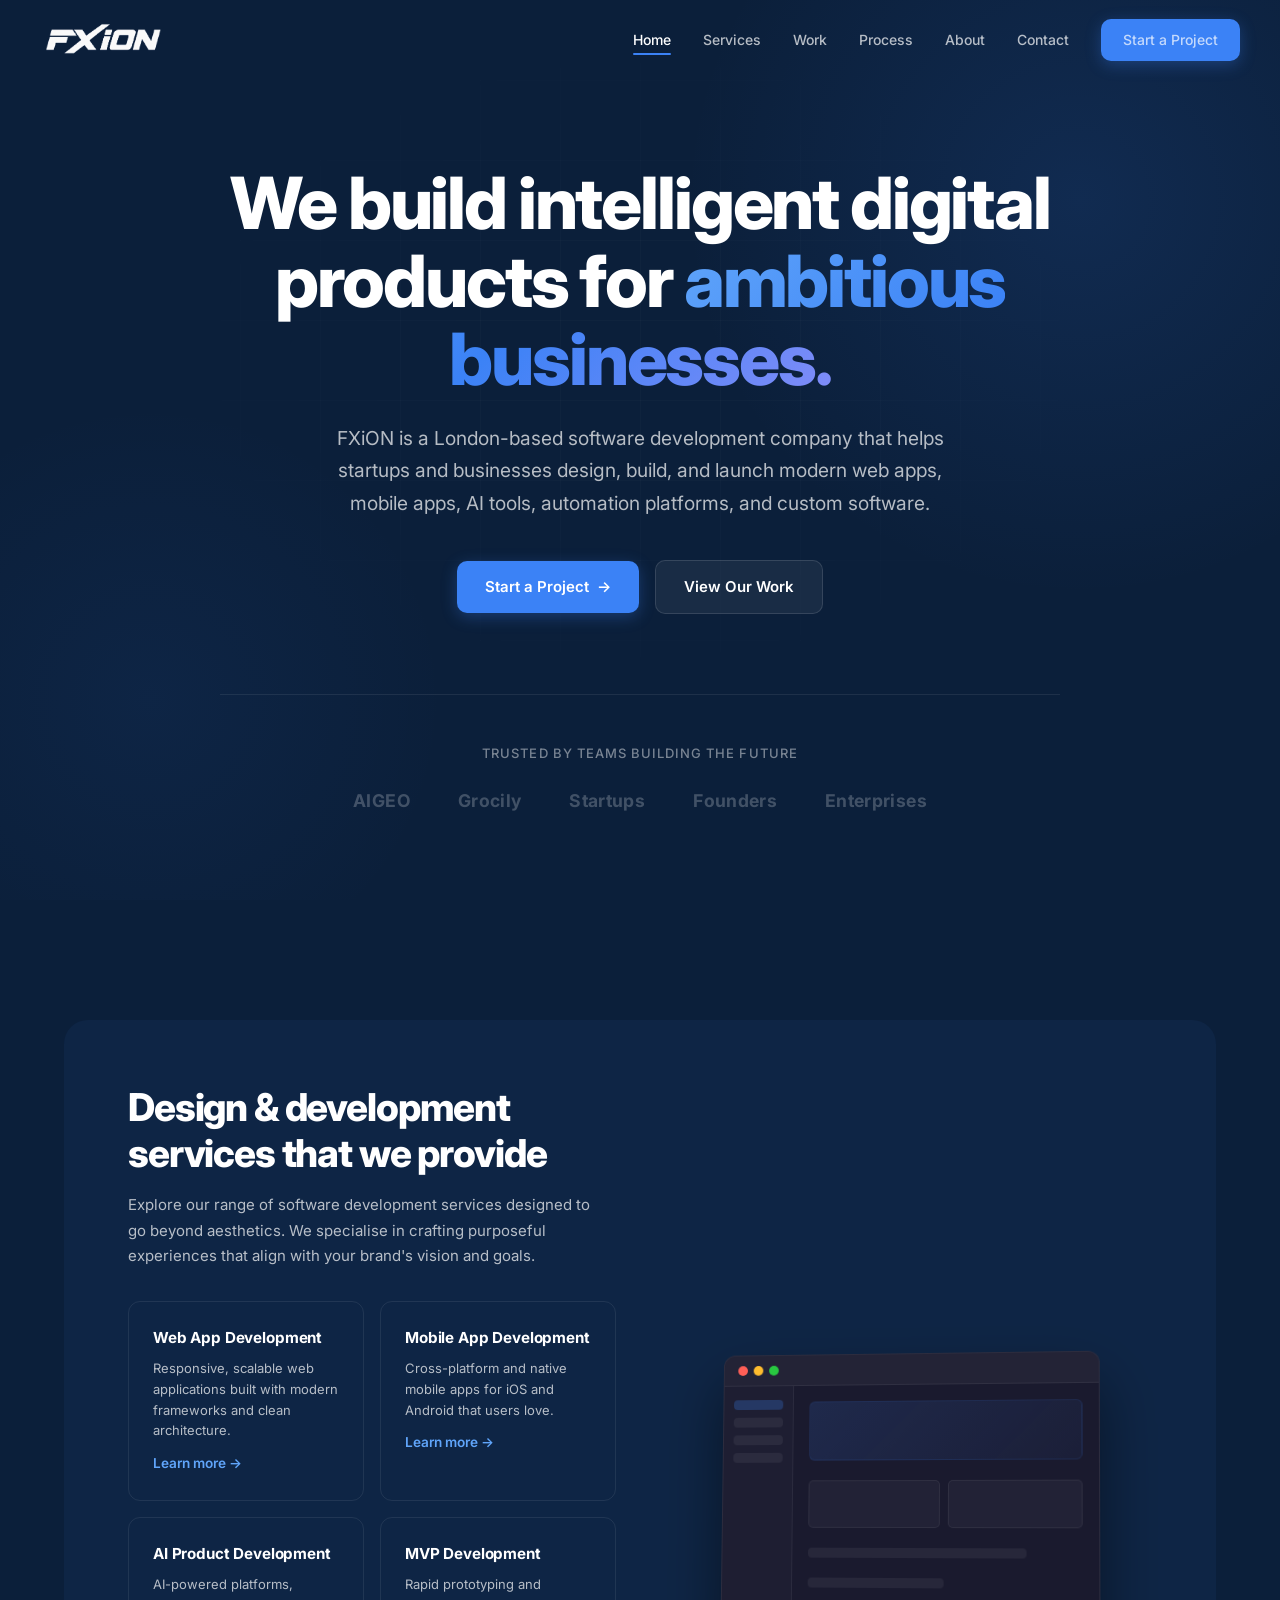
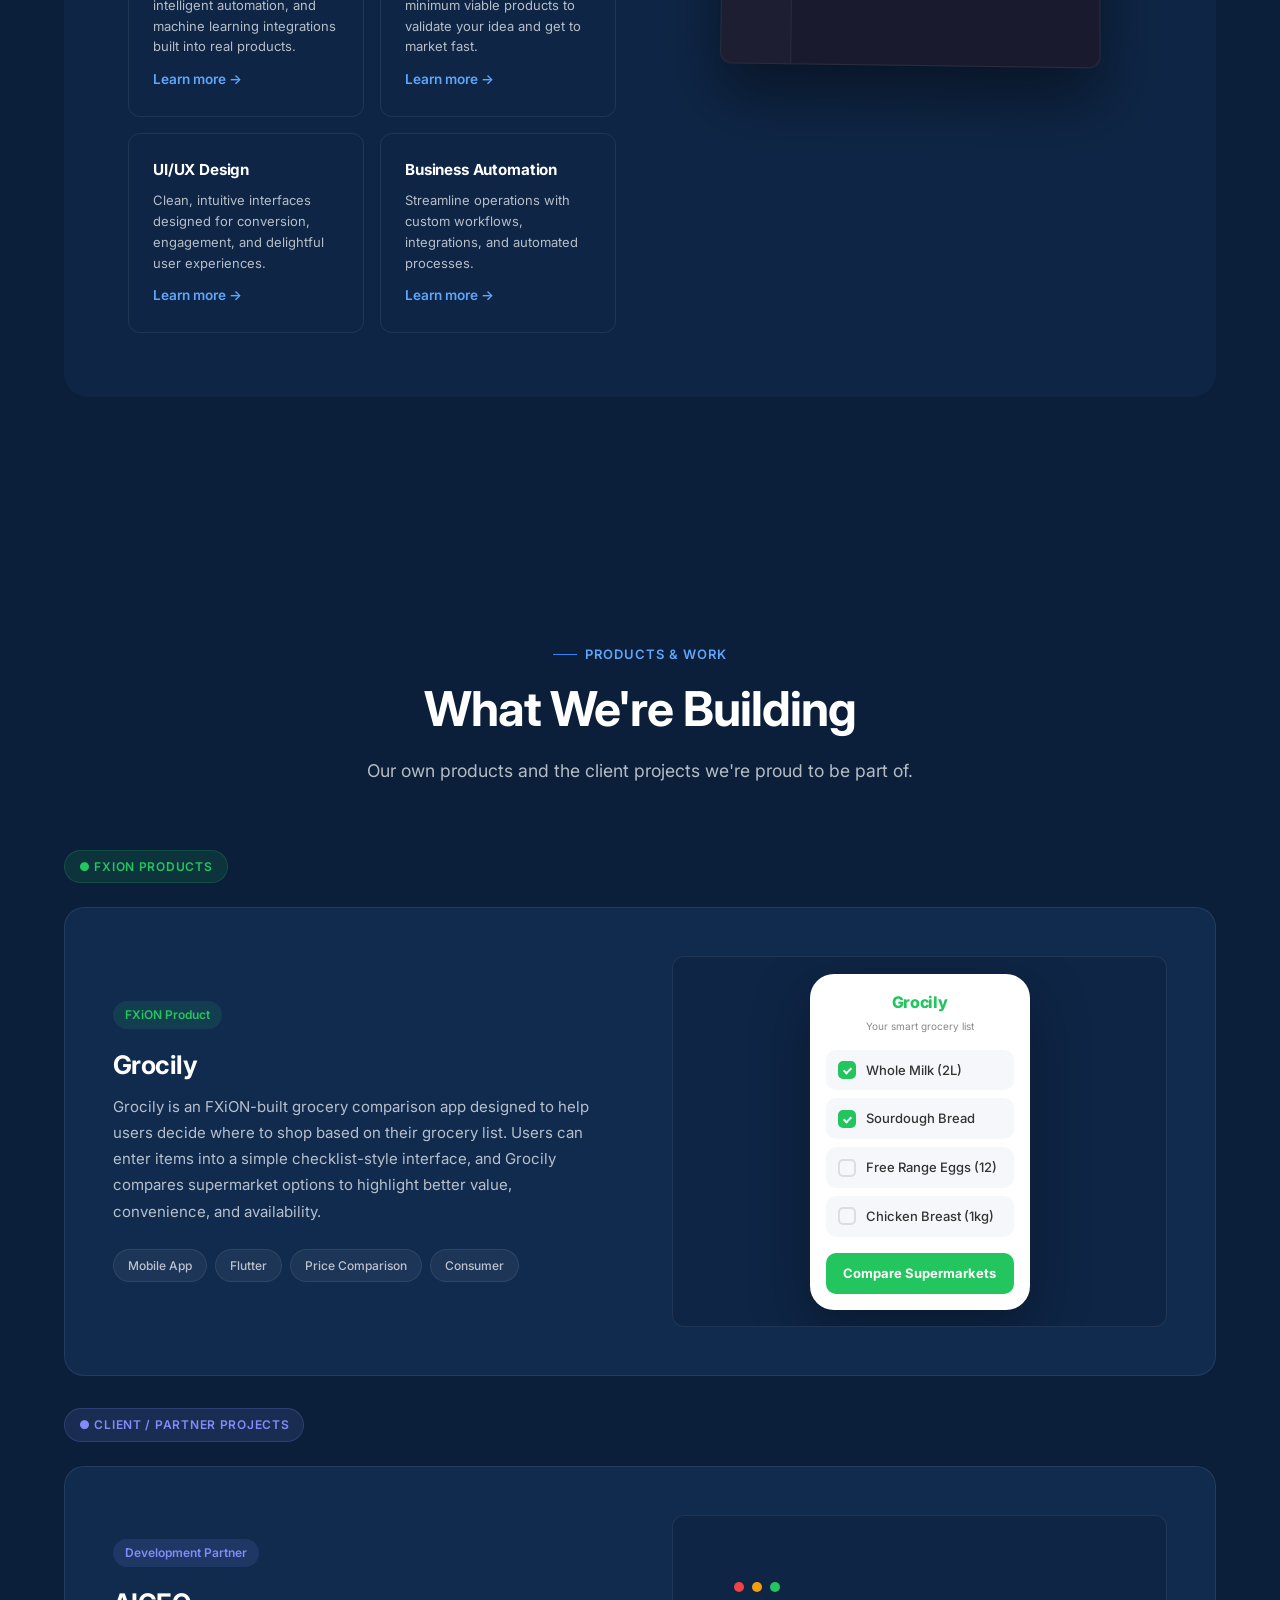
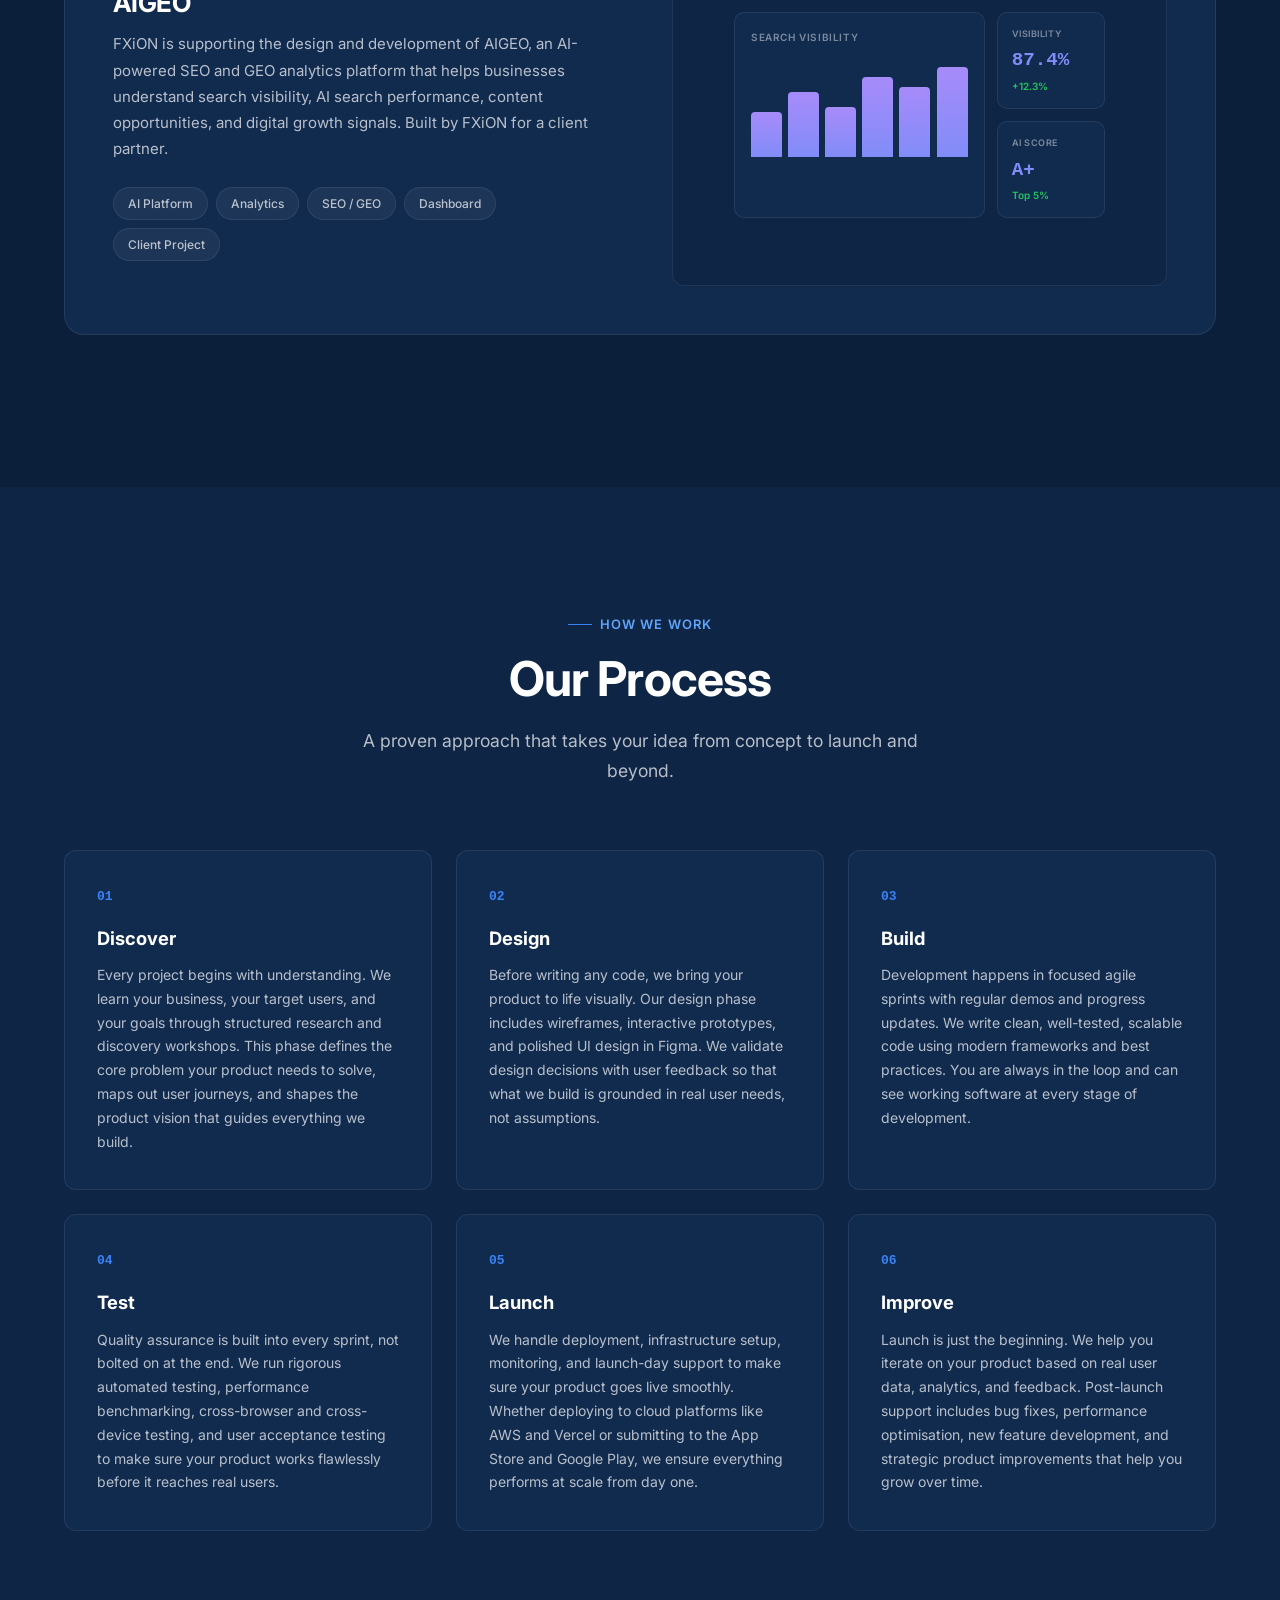
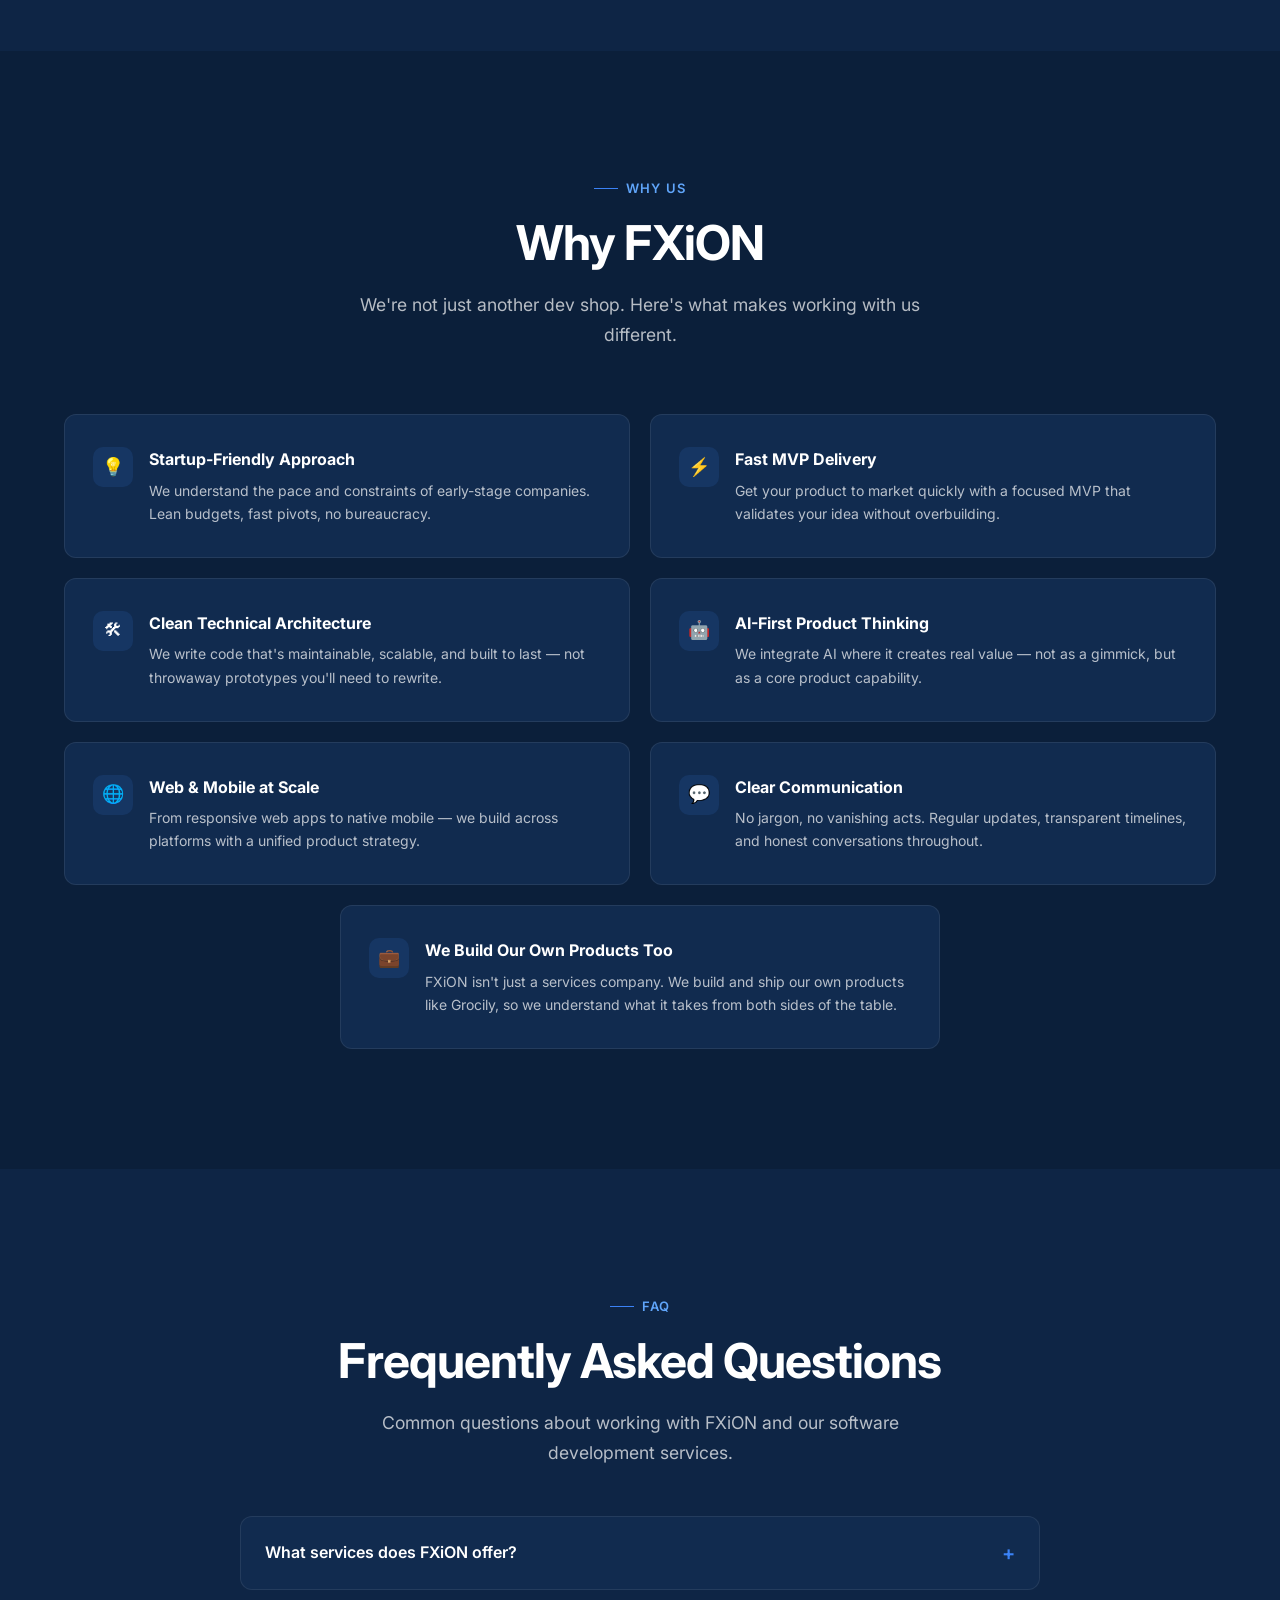
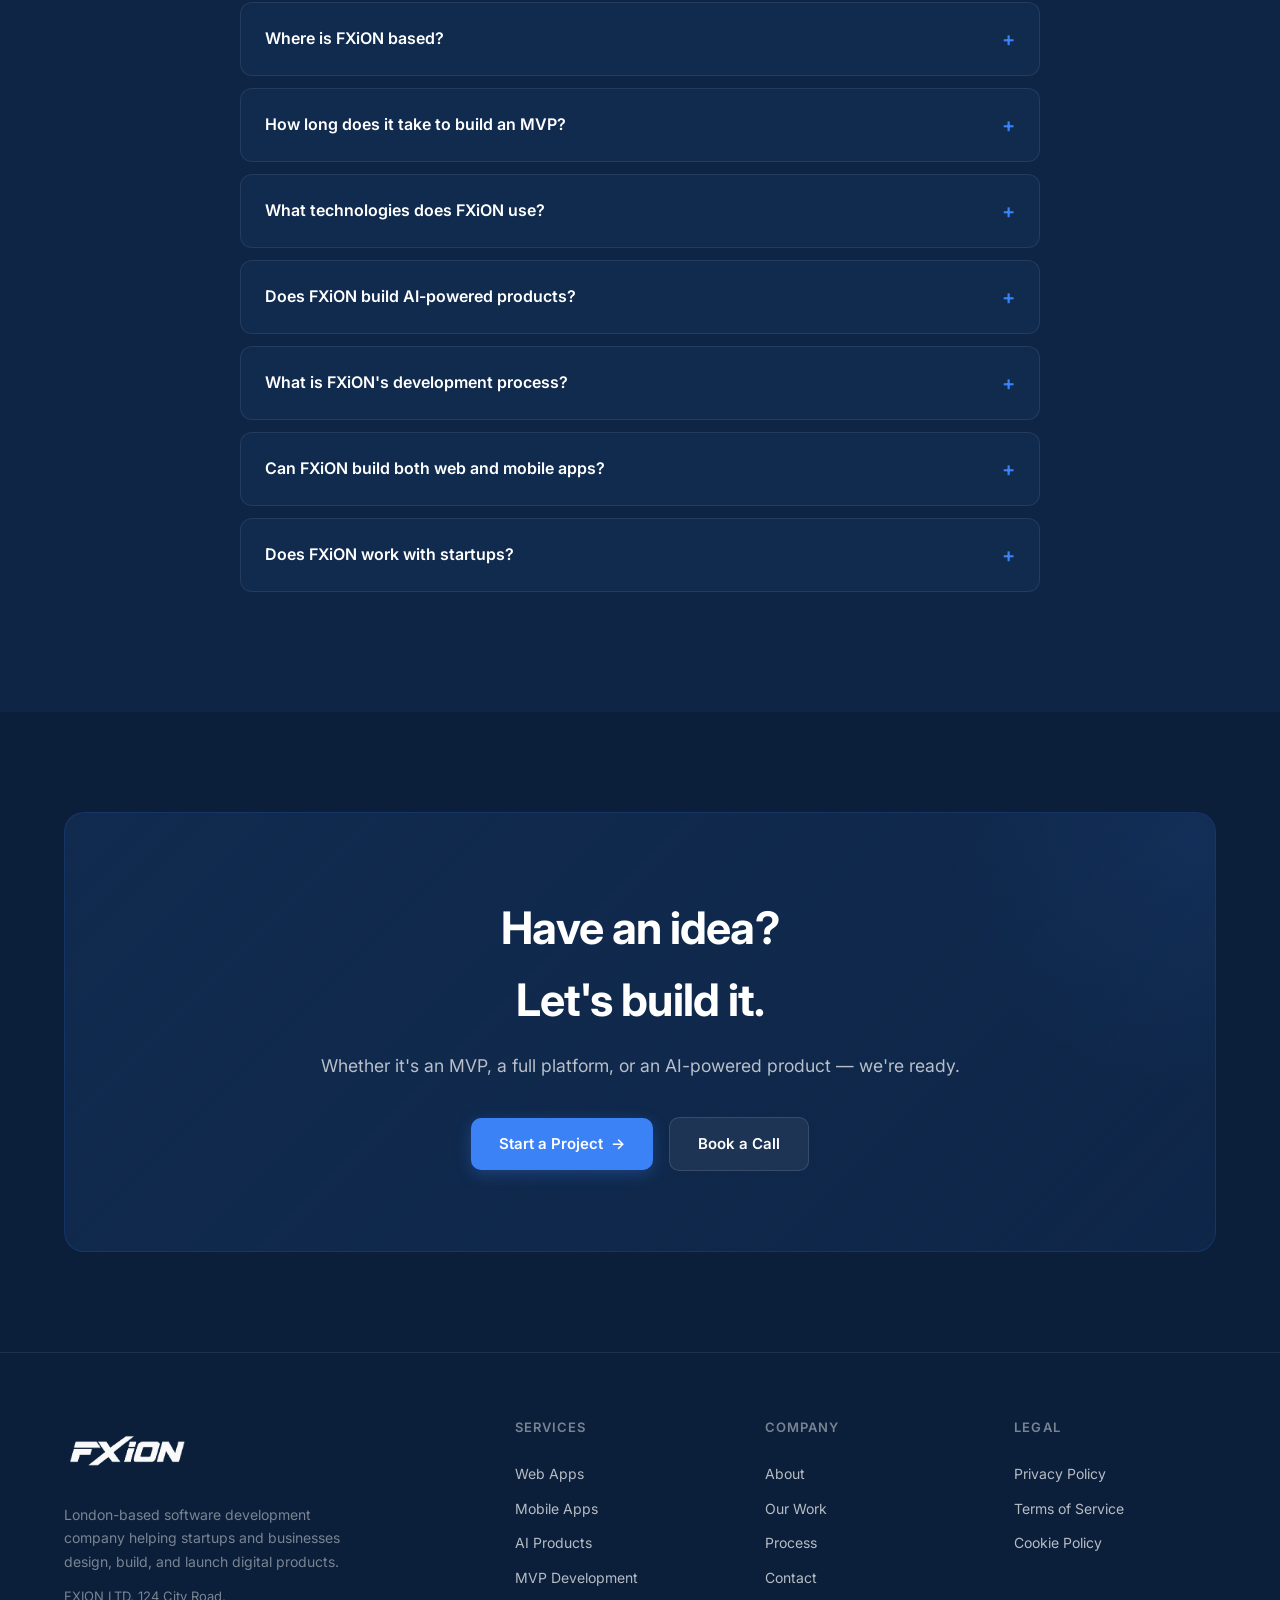
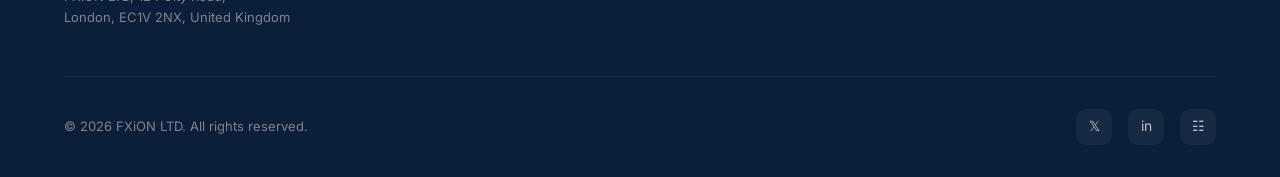
<file: index.html>
<!DOCTYPE html>
<html lang="en">
<head>
  <meta charset="UTF-8">
  <meta name="viewport" content="width=device-width, initial-scale=1.0">
  <title>FXiON — London Software Development Company | Web Apps, Mobile Apps &amp; AI</title>
  <meta name="description" content="FXiON LTD is a London-based software development company helping startups and businesses design, build, and launch web apps, mobile apps, AI tools, and custom software. Based in London, UK.">

  <!-- Open Graph -->
  <meta property="og:type" content="website">
  <meta property="og:title" content="FXiON — London Software Development Company | Web Apps, Mobile Apps &amp; AI">
  <meta property="og:description" content="FXiON LTD is a London-based software development company helping startups and businesses design, build, and launch web apps, mobile apps, AI tools, and custom software.">
  <meta property="og:url" content="https://fxion.co.uk/">
  <meta property="og:site_name" content="FXiON">
  <meta property="og:image" content="https://fxion.co.uk/og-image.png">
  <meta property="og:locale" content="en_GB">

  <!-- Twitter Card -->
  <meta name="twitter:card" content="summary_large_image">
  <meta name="twitter:title" content="FXiON — London Software Development Company | Web Apps, Mobile Apps &amp; AI">
  <meta name="twitter:description" content="FXiON LTD is a London-based software development company helping startups and businesses design, build, and launch web apps, mobile apps, AI tools, and custom software.">
  <meta name="twitter:image" content="https://fxion.co.uk/og-image.png">

  <!-- Canonical -->
  <link rel="canonical" href="https://fxion.co.uk/">

  <link rel="preconnect" href="https://fonts.googleapis.com">
  <link rel="preconnect" href="https://fonts.gstatic.com" crossorigin>
  <link href="https://fonts.googleapis.com/css2?family=Inter:wght@400;500;600;700;800&display=swap" rel="stylesheet">
  <link rel="stylesheet" href="styles.css">
  <link rel="icon" type="image/png" sizes="32x32" href="favicon-32.png">
  <link rel="icon" type="image/png" sizes="16x16" href="favicon-16.png">
  <link rel="apple-touch-icon" sizes="180x180" href="apple-touch-icon.png">
  <!-- JSON-LD: LocalBusiness (ProfessionalService) -->
  <script type="application/ld+json">
  {
    "@context": "https://schema.org",
    "@type": "ProfessionalService",
    "name": "FXiON",
    "legalName": "FXiON LTD",
    "url": "https://fxion.co.uk",
    "logo": "https://fxion.co.uk/logo.png",
    "image": "https://fxion.co.uk/og-image.png",
    "description": "FXiON is a London-based software development company that helps startups and businesses design, build, and launch web apps, mobile apps, AI tools, and custom software.",
    "address": {
      "@type": "PostalAddress",
      "streetAddress": "FXION LTD, 124 City Road",
      "addressLocality": "London",
      "postalCode": "EC1V 2NX",
      "addressCountry": "GB"
    },
    "geo": {
      "@type": "GeoCoordinates",
      "latitude": 51.5267,
      "longitude": -0.0888
    },
    "areaServed": [
      {
        "@type": "Country",
        "name": "United Kingdom"
      },
      {
        "@type": "City",
        "name": "London"
      }
    ],
    "priceRange": "$$",
    "currenciesAccepted": "GBP",
    "knowsAbout": [
      "Web Application Development",
      "Mobile App Development",
      "AI Product Development",
      "MVP Development",
      "UI/UX Design",
      "Business Automation",
      "Software Engineering"
    ],
    "hasOfferCatalog": {
      "@type": "OfferCatalog",
      "name": "Software Development Services",
      "itemListElement": [
        {
          "@type": "Offer",
          "itemOffered": {
            "@type": "Service",
            "name": "Web App Development",
            "description": "Responsive, scalable web applications built with modern frameworks like React, Next.js, Vue, and TypeScript."
          }
        },
        {
          "@type": "Offer",
          "itemOffered": {
            "@type": "Service",
            "name": "Mobile App Development",
            "description": "Cross-platform and native mobile apps for iOS and Android using Flutter."
          }
        },
        {
          "@type": "Offer",
          "itemOffered": {
            "@type": "Service",
            "name": "AI Product Development",
            "description": "AI-powered platforms, intelligent automation, and machine learning integrations using OpenAI, LangChain, and RAG systems."
          }
        },
        {
          "@type": "Offer",
          "itemOffered": {
            "@type": "Service",
            "name": "MVP Development",
            "description": "Rapid prototyping and minimum viable product development to validate ideas and get to market fast."
          }
        },
        {
          "@type": "Offer",
          "itemOffered": {
            "@type": "Service",
            "name": "UI/UX Design",
            "description": "Clean, intuitive interfaces designed for conversion, engagement, and delightful user experiences."
          }
        },
        {
          "@type": "Offer",
          "itemOffered": {
            "@type": "Service",
            "name": "Business Automation",
            "description": "Custom workflows, integrations, and automated processes to streamline operations."
          }
        }
      ]
    },
    "sameAs": ["https://www.linkedin.com/company/121404183/"]
  }
  </script>

  <!-- JSON-LD: WebSite -->
  <script type="application/ld+json">
  {
    "@context": "https://schema.org",
    "@type": "WebSite",
    "name": "FXiON",
    "url": "https://fxion.co.uk",
    "description": "FXiON is a UK-based software development company helping startups and businesses design, build, and launch digital products.",
    "publisher": {
      "@type": "Organization",
      "name": "FXiON LTD"
    }
  }
  </script>

  <!-- JSON-LD: FAQPage -->
  <script type="application/ld+json">
  {
    "@context": "https://schema.org",
    "@type": "FAQPage",
    "mainEntity": [
      {
        "@type": "Question",
        "name": "What services does FXiON offer?",
        "acceptedAnswer": {
          "@type": "Answer",
          "text": "FXiON offers web app development, mobile app development for iOS and Android, AI product development, MVP development for startups, UI/UX design, and business automation. We use modern technologies including React, Next.js, Flutter, Python, Node.js, and AI tools like OpenAI and LangChain."
        }
      },
      {
        "@type": "Question",
        "name": "Where is FXiON based?",
        "acceptedAnswer": {
          "@type": "Answer",
          "text": "FXiON LTD is a software development company based at 124 City Road, London, EC1V 2NX, United Kingdom. We work with clients across London, the UK, and internationally."
        }
      },
      {
        "@type": "Question",
        "name": "How long does it take FXiON to build an MVP?",
        "acceptedAnswer": {
          "@type": "Answer",
          "text": "FXiON typically delivers a minimum viable product (MVP) within 4 to 8 weeks, depending on the complexity and scope of the project. Our process starts with a discovery phase to define the core features, followed by rapid design and development sprints to get your product to market as quickly as possible."
        }
      },
      {
        "@type": "Question",
        "name": "What technologies does FXiON use?",
        "acceptedAnswer": {
          "@type": "Answer",
          "text": "FXiON works with a modern technology stack including React, Next.js, Vue, and TypeScript for frontend development; Node.js, Python, REST APIs, and GraphQL for backend services; Flutter for cross-platform mobile apps; PostgreSQL, MongoDB, and Redis for databases; AWS, Vercel, and Supabase for cloud infrastructure; and OpenAI, LangChain, and RAG systems for AI product development."
        }
      },
      {
        "@type": "Question",
        "name": "Does FXiON build AI-powered products?",
        "acceptedAnswer": {
          "@type": "Answer",
          "text": "Yes, FXiON specialises in AI product development. We build AI-powered platforms, intelligent automation tools, and integrate machine learning capabilities into products using technologies like OpenAI, LangChain, embeddings, and retrieval-augmented generation (RAG) systems. We focus on integrating AI where it creates real value rather than using it as a gimmick."
        }
      },
      {
        "@type": "Question",
        "name": "What is FXiON's development process?",
        "acceptedAnswer": {
          "@type": "Answer",
          "text": "FXiON follows a six-phase development process: Discover (research and problem definition), Design (wireframes, prototypes, and UI design), Build (agile development sprints with regular demos), Test (QA, performance, and user testing), Launch (deployment and monitoring), and Improve (post-launch iteration based on user data). This structured approach ensures products are built right and launched smoothly."
        }
      },
      {
        "@type": "Question",
        "name": "Can FXiON build both web and mobile apps?",
        "acceptedAnswer": {
          "@type": "Answer",
          "text": "Yes, FXiON builds both web applications and mobile apps. For web, we use frameworks like React, Next.js, and Vue to create responsive, scalable web platforms. For mobile, we use Flutter to build cross-platform apps that run on both iOS and Android from a single codebase. We can also develop unified products that span web and mobile with a consistent user experience."
        }
      },
      {
        "@type": "Question",
        "name": "Does FXiON work with startups?",
        "acceptedAnswer": {
          "@type": "Answer",
          "text": "Yes, FXiON has a strong focus on working with startups and early-stage companies. We understand the pace and constraints of startup life — lean budgets, fast pivots, and the need to validate ideas quickly. Our MVP development service is specifically designed to help founders go from concept to working product in weeks, not months."
        }
      }
    ]
  }
  </script>

</head>
<body>

  <!-- ===== Navigation ===== -->
  <nav class="nav" role="navigation">
    <div class="nav-inner">
      <a href="index.html" class="nav-logo">
        <img src="logo.png" alt="FXiON">
      </a>
      <div class="nav-links">
        <a href="index.html" class="active">Home</a>
        <a href="#services">Services</a>
        <a href="#work">Work</a>
        <a href="#process">Process</a>
        <a href="about.html">About</a>
        <a href="contact.html">Contact</a>
        <a href="contact.html" class="btn btn-primary nav-cta">Start a Project</a>
      </div>
      <button class="nav-mobile-toggle" aria-label="Toggle menu" aria-expanded="false">
        <span></span><span></span><span></span>
      </button>
    </div>
    <div class="nav-mobile-menu">
      <a href="index.html">Home</a>
      <a href="#services">Services</a>
      <a href="#work">Work</a>
      <a href="#process">Process</a>
      <a href="about.html">About</a>
      <a href="contact.html">Contact</a>
      <a href="contact.html" class="btn btn-primary" style="margin-top:16px;text-align:center;">Start a Project</a>
    </div>
  </nav>

  <!-- ===== Hero ===== -->
  <section class="hero">
    <div class="hero-bg">
      <div class="hero-gradient-1"></div>
      <div class="hero-gradient-2"></div>
      <div class="hero-grid"></div>
    </div>
    <div class="container">
      <div class="hero-content">
        <h1>We build intelligent digital products for <span class="highlight">ambitious businesses.</span></h1>
        <p class="hero-subtitle">
          FXiON is a London-based software development company that helps startups and businesses design, build, and launch modern web apps, mobile apps, AI tools, automation platforms, and custom software.
        </p>
        <div class="hero-actions">
          <a href="contact.html" class="btn btn-primary">
            Start a Project <span class="btn-arrow">&rarr;</span>
          </a>
          <a href="#work" class="btn btn-secondary">
            View Our Work
          </a>
        </div>
        <div class="hero-clients">
          <div class="hero-clients-label">Trusted by teams building the future</div>
          <div class="hero-clients-logos">
            <span class="client-logo">AIGEO</span>
            <span class="client-logo">Grocily</span>
            <span class="client-logo">Startups</span>
            <span class="client-logo">Founders</span>
            <span class="client-logo">Enterprises</span>
          </div>
        </div>
      </div>
    </div>
  </section>

  <!-- ===== Services ===== -->
  <section class="section" id="services">
    <div class="container">
      <div class="services-wrapper reveal">
        <div class="services-content">
          <h2 class="services-heading">Design & development services that we provide</h2>
          <p class="services-description">Explore our range of software development services designed to go beyond aesthetics. We specialise in crafting purposeful experiences that align with your brand's vision and goals.</p>
          <div class="services-grid">
            <div class="service-card" data-modal="modal-web">
              <h3>Web App Development</h3>
              <p>Responsive, scalable web applications built with modern frameworks and clean architecture.</p>
              <span class="service-card-link">Learn more &rarr;</span>
            </div>
            <div class="service-card" data-modal="modal-mobile">
              <h3>Mobile App Development</h3>
              <p>Cross-platform and native mobile apps for iOS and Android that users love.</p>
              <span class="service-card-link">Learn more &rarr;</span>
            </div>
            <div class="service-card" data-modal="modal-ai">
              <h3>AI Product Development</h3>
              <p>AI-powered platforms, intelligent automation, and machine learning integrations built into real products.</p>
              <span class="service-card-link">Learn more &rarr;</span>
            </div>
            <div class="service-card" data-modal="modal-mvp">
              <h3>MVP Development</h3>
              <p>Rapid prototyping and minimum viable products to validate your idea and get to market fast.</p>
              <span class="service-card-link">Learn more &rarr;</span>
            </div>
            <div class="service-card" data-modal="modal-design">
              <h3>UI/UX Design</h3>
              <p>Clean, intuitive interfaces designed for conversion, engagement, and delightful user experiences.</p>
              <span class="service-card-link">Learn more &rarr;</span>
            </div>
            <div class="service-card" data-modal="modal-automation">
              <h3>Business Automation</h3>
              <p>Streamline operations with custom workflows, integrations, and automated processes.</p>
              <span class="service-card-link">Learn more &rarr;</span>
            </div>
          </div>
        </div>
        <div class="services-mockup">
          <div class="services-mockup-inner">
            <div class="mockup-carousel">

              <!-- Website -->
              <div class="mockup-device mockup-browser active">
                <div class="mockup-browser-frame">
                  <div class="mockup-browser-bar">
                    <span class="mockup-dot red"></span>
                    <span class="mockup-dot yellow"></span>
                    <span class="mockup-dot green"></span>
                    <div class="mockup-browser-url">
                      <span class="mockup-url-icon">
                        <svg width="10" height="12" viewBox="0 0 10 12" fill="none" xmlns="http://www.w3.org/2000/svg">
                          <rect x="0.5" y="5" width="9" height="6.5" rx="1.5" stroke="rgba(255,255,255,0.4)" stroke-width="1"/>
                          <path d="M2.5 5V3.5a2.5 2.5 0 015 0V5" stroke="rgba(255,255,255,0.4)" stroke-width="1" fill="none"/>
                        </svg>
                      </span>
                      <span class="mockup-url-text"></span>
                    </div>
                  </div>
                  <div class="mockup-browser-screen">
                    <div class="mockup-browser-nav">
                      <div class="mockup-browser-logo"></div>
                      <div class="mockup-browser-nav-links">
                        <span></span><span></span><span></span><span></span>
                      </div>
                    </div>
                    <div class="mockup-browser-hero">
                      <div class="mockup-browser-hero-text"></div>
                      <div class="mockup-browser-hero-text short"></div>
                      <div class="mockup-browser-cta"></div>
                    </div>
                    <div class="mockup-browser-cards">
                      <div class="mockup-browser-card"></div>
                      <div class="mockup-browser-card"></div>
                      <div class="mockup-browser-card"></div>
                    </div>
                  </div>
                </div>
              </div>

              <!-- Mac App -->
              <div class="mockup-device mockup-mac">

                <div class="mockup-mac-frame">
                  <div class="mockup-mac-bar">
                    <span class="mockup-dot red"></span>
                    <span class="mockup-dot yellow"></span>
                    <span class="mockup-dot green"></span>
                    <span class="mockup-mac-title"></span>
                  </div>
                  <div class="mockup-app-screen">
                    <div class="mockup-sidebar">
                      <div class="mockup-sb-item active"></div>
                      <div class="mockup-sb-item"></div>
                      <div class="mockup-sb-item"></div>
                      <div class="mockup-sb-item"></div>
                    </div>
                    <div class="mockup-main">
                      <div class="mockup-hero-block"></div>
                      <div class="mockup-grid">
                        <div class="mockup-card-block"></div>
                        <div class="mockup-card-block"></div>
                      </div>
                      <div class="mockup-text-block"></div>
                      <div class="mockup-text-block short"></div>
                    </div>
                  </div>
                </div>
              </div>

              <!-- iOS App -->
              <div class="mockup-device mockup-ios">

                <div class="mockup-phone-frame">
                  <div class="mockup-notch"></div>
                  <div class="mockup-phone-screen">
                    <div class="mockup-phone-header"></div>
                    <div class="mockup-phone-hero"></div>
                    <div class="mockup-phone-card"></div>
                    <div class="mockup-phone-card"></div>
                    <div class="mockup-phone-card short"></div>
                    <div class="mockup-phone-nav">
                      <span></span><span></span><span></span><span></span>
                    </div>
                  </div>
                </div>
              </div>

              <!-- Android App -->
              <div class="mockup-device mockup-android">

                <div class="mockup-android-frame">
                  <div class="mockup-android-status"></div>
                  <div class="mockup-android-screen">
                    <div class="mockup-android-appbar">
                      <div class="mockup-hamburger"><span></span><span></span><span></span></div>
                      <div class="mockup-android-title"></div>
                    </div>
                    <div class="mockup-android-fab">+</div>
                    <div class="mockup-android-card"></div>
                    <div class="mockup-android-card"></div>
                    <div class="mockup-android-card short"></div>
                    <div class="mockup-android-nav">
                      <span></span><span></span><span></span>
                    </div>
                  </div>
                </div>
              </div>

              <!-- Windows App -->
              <div class="mockup-device mockup-windows">

                <div class="mockup-win-frame">
                  <div class="mockup-win-bar">
                    <span class="mockup-win-title"></span>
                    <div class="mockup-win-controls">
                      <span class="mockup-win-btn">&#8212;</span>
                      <span class="mockup-win-btn">&#9633;</span>
                      <span class="mockup-win-btn close">&#10005;</span>
                    </div>
                  </div>
                  <div class="mockup-win-screen">
                    <div class="mockup-win-ribbon">
                      <span></span><span></span><span></span><span></span>
                    </div>
                    <div class="mockup-win-body">
                      <div class="mockup-win-sidebar">
                        <div class="mockup-sb-item active"></div>
                        <div class="mockup-sb-item"></div>
                        <div class="mockup-sb-item"></div>
                      </div>
                      <div class="mockup-win-main">
                        <div class="mockup-hero-block"></div>
                        <div class="mockup-grid">
                          <div class="mockup-card-block"></div>
                          <div class="mockup-card-block"></div>
                          <div class="mockup-card-block"></div>
                        </div>
                        <div class="mockup-text-block"></div>
                      </div>
                    </div>
                  </div>
                </div>
              </div>

            </div>
          </div>
        </div>
      </div>
    </div>
  </section>

  <!-- ===== Products & Work ===== -->
  <section class="section" id="work">
    <div class="container">
      <div class="section-center reveal">
        <span class="section-label">Products &amp; Work</span>
        <h2 class="section-title">What We're Building</h2>
        <p class="section-subtitle">Our own products and the client projects we're proud to be part of.</p>
      </div>

      <!-- FXiON Products -->
      <div class="work-category reveal" style="margin-top:64px;">
        <div class="work-category-label own">&#9679; FXiON Products</div>
        <div class="work-card">
          <div class="work-card-info">
            <span class="work-card-badge own">FXiON Product</span>
            <h3>Grocily</h3>
            <p>Grocily is an FXiON-built grocery comparison app designed to help users decide where to shop based on their grocery list. Users can enter items into a simple checklist-style interface, and Grocily compares supermarket options to highlight better value, convenience, and availability.</p>
            <div class="work-card-tags">
              <span class="work-tag">Mobile App</span>
              <span class="work-tag">Flutter</span>
              <span class="work-tag">Price Comparison</span>
              <span class="work-tag">Consumer</span>
            </div>
          </div>
          <div class="work-card-visual">
            <div class="grocily-mockup">
              <div class="grocily-header">
                <h4>Grocily</h4>
                <p>Your smart grocery list</p>
              </div>
              <div class="grocily-list">
                <div class="grocily-item checked">
                  <div class="grocily-check"></div>
                  Whole Milk (2L)
                </div>
                <div class="grocily-item checked">
                  <div class="grocily-check"></div>
                  Sourdough Bread
                </div>
                <div class="grocily-item">
                  <div class="grocily-check"></div>
                  Free Range Eggs (12)
                </div>
                <div class="grocily-item">
                  <div class="grocily-check"></div>
                  Chicken Breast (1kg)
                </div>
              </div>
              <div class="grocily-compare">Compare Supermarkets</div>
            </div>
          </div>
        </div>
      </div>

      <!-- Client / Partner Projects -->
      <div class="work-category reveal">
        <div class="work-category-label client">&#9679; Client / Partner Projects</div>
        <div class="work-card">
          <div class="work-card-info">
            <span class="work-card-badge client">Development Partner</span>
            <h3>AIGEO</h3>
            <p>FXiON is supporting the design and development of AIGEO, an AI-powered SEO and GEO analytics platform that helps businesses understand search visibility, AI search performance, content opportunities, and digital growth signals. Built by FXiON for a client partner.</p>
            <div class="work-card-tags">
              <span class="work-tag">AI Platform</span>
              <span class="work-tag">Analytics</span>
              <span class="work-tag">SEO / GEO</span>
              <span class="work-tag">Dashboard</span>
              <span class="work-tag">Client Project</span>
            </div>
          </div>
          <div class="work-card-visual">
            <div class="aigeo-mockup">
              <div class="aigeo-bar">
                <span class="aigeo-dot"></span>
                <span class="aigeo-dot"></span>
                <span class="aigeo-dot"></span>
              </div>
              <div class="aigeo-content">
                <div class="aigeo-chart">
                  <div class="aigeo-chart-title">Search Visibility</div>
                  <div class="aigeo-bars">
                    <div class="aigeo-bar-item"></div>
                    <div class="aigeo-bar-item"></div>
                    <div class="aigeo-bar-item"></div>
                    <div class="aigeo-bar-item"></div>
                    <div class="aigeo-bar-item"></div>
                    <div class="aigeo-bar-item"></div>
                  </div>
                </div>
                <div class="aigeo-sidebar">
                  <div class="aigeo-metric">
                    <div class="aigeo-metric-label">Visibility</div>
                    <div class="aigeo-metric-value">87.4%</div>
                    <div class="aigeo-metric-change">+12.3%</div>
                  </div>
                  <div class="aigeo-metric">
                    <div class="aigeo-metric-label">AI Score</div>
                    <div class="aigeo-metric-value">A+</div>
                    <div class="aigeo-metric-change">Top 5%</div>
                  </div>
                </div>
              </div>
            </div>
          </div>
        </div>
      </div>
    </div>
  </section>

  <!-- ===== Process ===== -->
  <section class="section" id="process" style="background: var(--bg-secondary);">
    <div class="container">
      <div class="section-center reveal">
        <span class="section-label">How We Work</span>
        <h2 class="section-title">Our Process</h2>
        <p class="section-subtitle">A proven approach that takes your idea from concept to launch and beyond.</p>
      </div>
      <div class="process-grid">
        <div class="process-card reveal">
          <div class="process-number">01</div>
          <h3>Discover</h3>
          <p>Every project begins with understanding. We learn your business, your target users, and your goals through structured research and discovery workshops. This phase defines the core problem your product needs to solve, maps out user journeys, and shapes the product vision that guides everything we build.</p>
        </div>
        <div class="process-card reveal">
          <div class="process-number">02</div>
          <h3>Design</h3>
          <p>Before writing any code, we bring your product to life visually. Our design phase includes wireframes, interactive prototypes, and polished UI design in Figma. We validate design decisions with user feedback so that what we build is grounded in real user needs, not assumptions.</p>
        </div>
        <div class="process-card reveal">
          <div class="process-number">03</div>
          <h3>Build</h3>
          <p>Development happens in focused agile sprints with regular demos and progress updates. We write clean, well-tested, scalable code using modern frameworks and best practices. You are always in the loop and can see working software at every stage of development.</p>
        </div>
        <div class="process-card reveal">
          <div class="process-number">04</div>
          <h3>Test</h3>
          <p>Quality assurance is built into every sprint, not bolted on at the end. We run rigorous automated testing, performance benchmarking, cross-browser and cross-device testing, and user acceptance testing to make sure your product works flawlessly before it reaches real users.</p>
        </div>
        <div class="process-card reveal">
          <div class="process-number">05</div>
          <h3>Launch</h3>
          <p>We handle deployment, infrastructure setup, monitoring, and launch-day support to make sure your product goes live smoothly. Whether deploying to cloud platforms like AWS and Vercel or submitting to the App Store and Google Play, we ensure everything performs at scale from day one.</p>
        </div>
        <div class="process-card reveal">
          <div class="process-number">06</div>
          <h3>Improve</h3>
          <p>Launch is just the beginning. We help you iterate on your product based on real user data, analytics, and feedback. Post-launch support includes bug fixes, performance optimisation, new feature development, and strategic product improvements that help you grow over time.</p>
        </div>
      </div>
    </div>
  </section>

  <!-- ===== Why FXiON ===== -->
  <section class="section" id="why">
    <div class="container">
      <div class="section-center reveal">
        <span class="section-label">Why Us</span>
        <h2 class="section-title">Why FXiON</h2>
        <p class="section-subtitle">We're not just another dev shop. Here's what makes working with us different.</p>
      </div>
      <div class="why-grid">
        <div class="why-card reveal">
          <div class="why-icon">&#128161;</div>
          <div>
            <h3>Startup-Friendly Approach</h3>
            <p>We understand the pace and constraints of early-stage companies. Lean budgets, fast pivots, no bureaucracy.</p>
          </div>
        </div>
        <div class="why-card reveal">
          <div class="why-icon">&#9889;</div>
          <div>
            <h3>Fast MVP Delivery</h3>
            <p>Get your product to market quickly with a focused MVP that validates your idea without overbuilding.</p>
          </div>
        </div>
        <div class="why-card reveal">
          <div class="why-icon">&#128736;</div>
          <div>
            <h3>Clean Technical Architecture</h3>
            <p>We write code that's maintainable, scalable, and built to last — not throwaway prototypes you'll need to rewrite.</p>
          </div>
        </div>
        <div class="why-card reveal">
          <div class="why-icon">&#129302;</div>
          <div>
            <h3>AI-First Product Thinking</h3>
            <p>We integrate AI where it creates real value — not as a gimmick, but as a core product capability.</p>
          </div>
        </div>
        <div class="why-card reveal">
          <div class="why-icon">&#127760;</div>
          <div>
            <h3>Web &amp; Mobile at Scale</h3>
            <p>From responsive web apps to native mobile — we build across platforms with a unified product strategy.</p>
          </div>
        </div>
        <div class="why-card reveal">
          <div class="why-icon">&#128172;</div>
          <div>
            <h3>Clear Communication</h3>
            <p>No jargon, no vanishing acts. Regular updates, transparent timelines, and honest conversations throughout.</p>
          </div>
        </div>
        <div class="why-card reveal" style="grid-column: 1 / -1; max-width: 600px; margin: 0 auto;">
          <div class="why-icon">&#128188;</div>
          <div>
            <h3>We Build Our Own Products Too</h3>
            <p>FXiON isn't just a services company. We build and ship our own products like Grocily, so we understand what it takes from both sides of the table.</p>
          </div>
        </div>
      </div>
    </div>
  </section>

  <!-- ===== FAQ ===== -->
  <section class="section" id="faq" style="background: var(--bg-secondary);">
    <div class="container">
      <div class="section-center reveal">
        <span class="section-label">FAQ</span>
        <h2 class="section-title">Frequently Asked Questions</h2>
        <p class="section-subtitle">Common questions about working with FXiON and our software development services.</p>
      </div>
      <div class="faq-list">
        <details class="faq-item reveal">
          <summary class="faq-question"><h3>What services does FXiON offer?</h3></summary>
          <div class="faq-answer">
            <p>FXiON offers a comprehensive range of software development services including web app development, mobile app development for iOS and Android, AI product development, MVP development for startups, UI/UX design, and business automation. We use modern technologies including React, Next.js, Flutter, Python, Node.js, and AI tools like OpenAI and LangChain to deliver production-ready digital products.</p>
          </div>
        </details>
        <details class="faq-item reveal">
          <summary class="faq-question"><h3>Where is FXiON based?</h3></summary>
          <div class="faq-answer">
            <p>FXiON LTD is a software development company based at 124 City Road, London, EC1V 2NX, United Kingdom. We work with clients across London, the UK, and internationally, providing remote and collaborative development services for startups, founders, and growing businesses.</p>
          </div>
        </details>
        <details class="faq-item reveal">
          <summary class="faq-question"><h3>How long does it take to build an MVP?</h3></summary>
          <div class="faq-answer">
            <p>FXiON typically delivers a minimum viable product within four to eight weeks, depending on the complexity and scope of the project. Our process starts with a focused discovery phase to define the core features that matter most, followed by rapid design and development sprints to get your product to market as quickly as possible without sacrificing quality.</p>
          </div>
        </details>
        <details class="faq-item reveal">
          <summary class="faq-question"><h3>What technologies does FXiON use?</h3></summary>
          <div class="faq-answer">
            <p>FXiON works with a modern, battle-tested technology stack. For frontend development, we use React, Next.js, Vue, and TypeScript. Our backend services are built with Node.js, Python, REST APIs, and GraphQL. We use Flutter for cross-platform mobile apps, PostgreSQL and MongoDB for databases, AWS and Vercel for cloud infrastructure, and OpenAI, LangChain, and RAG systems for AI product development.</p>
          </div>
        </details>
        <details class="faq-item reveal">
          <summary class="faq-question"><h3>Does FXiON build AI-powered products?</h3></summary>
          <div class="faq-answer">
            <p>Yes, AI product development is one of FXiON's core specialisations. We build AI-powered platforms, intelligent automation tools, and integrate machine learning capabilities into products using technologies like OpenAI, LangChain, vector embeddings, and retrieval-augmented generation systems. We focus on integrating AI where it creates genuine business value rather than using it as a superficial feature.</p>
          </div>
        </details>
        <details class="faq-item reveal">
          <summary class="faq-question"><h3>What is FXiON's development process?</h3></summary>
          <div class="faq-answer">
            <p>FXiON follows a structured six-phase development process: Discover (research and problem definition), Design (wireframes, prototypes, and UI design), Build (agile development sprints with regular demos and updates), Test (quality assurance, performance, and user testing), Launch (deployment, monitoring, and go-live support), and Improve (post-launch iteration based on real user data and analytics).</p>
          </div>
        </details>
        <details class="faq-item reveal">
          <summary class="faq-question"><h3>Can FXiON build both web and mobile apps?</h3></summary>
          <div class="faq-answer">
            <p>Yes, FXiON builds both web applications and mobile apps. For web, we use frameworks like React, Next.js, and Vue to create responsive, scalable platforms. For mobile, we use Flutter to build cross-platform apps that run natively on both iOS and Android from a single codebase. We can also develop unified products that span web and mobile with a consistent design and user experience across all platforms.</p>
          </div>
        </details>
        <details class="faq-item reveal">
          <summary class="faq-question"><h3>Does FXiON work with startups?</h3></summary>
          <div class="faq-answer">
            <p>Yes, FXiON has a strong focus on working with startups and early-stage companies. We understand the pace and constraints of startup life — lean budgets, the need for fast pivots, and the urgency to validate ideas quickly. Our MVP development service is specifically designed to help founders go from concept to working product in weeks, not months, with a focus on core features that prove market fit.</p>
          </div>
        </details>
      </div>
    </div>
  </section>

  <!-- ===== CTA Banner ===== -->
  <section class="cta-banner">
    <div class="container">
      <div class="cta-box reveal">
        <h2>Have an idea?<br>Let's build it.</h2>
        <p>Whether it's an MVP, a full platform, or an AI-powered product — we're ready.</p>
        <div class="hero-actions">
          <a href="contact.html" class="btn btn-primary">Start a Project <span class="btn-arrow">&rarr;</span></a>
          <a href="contact.html" class="btn btn-secondary">Book a Call</a>
        </div>
      </div>
    </div>
  </section>

  <!-- ===== Footer ===== -->
  <footer class="footer">
    <div class="container">
      <div class="footer-grid">
        <div class="footer-brand">
          <a href="index.html" class="nav-logo">
            <img src="logo.png" alt="FXiON">
          </a>
          <p>London-based software development company helping startups and businesses design, build, and launch digital products.</p>
          <address class="footer-address">
            FXION LTD, 124 City Road,<br>
            London, EC1V 2NX, United Kingdom
          </address>
        </div>
        <div class="footer-col">
          <h4>Services</h4>
          <a href="#services">Web Apps</a>
          <a href="#services">Mobile Apps</a>
          <a href="#services">AI Products</a>
          <a href="#services">MVP Development</a>
        </div>
        <div class="footer-col">
          <h4>Company</h4>
          <a href="about.html">About</a>
          <a href="#work">Our Work</a>
          <a href="#process">Process</a>
          <a href="contact.html">Contact</a>
        </div>
        <div class="footer-col">
          <h4>Legal</h4>
          <a href="privacy.html">Privacy Policy</a>
          <a href="#">Terms of Service</a>
          <a href="#">Cookie Policy</a>
        </div>
      </div>
      <div class="footer-bottom">
        <span>&copy; 2026 FXiON LTD. All rights reserved.</span>
        <div class="footer-social">
          <a href="#" aria-label="Twitter">&#120143;</a>
          <a href="https://www.linkedin.com/company/121404183/" aria-label="LinkedIn" target="_blank" rel="noopener">in</a>
          <a href="#" aria-label="GitHub">&#9783;</a>
        </div>
      </div>
    </div>
  </footer>

  <!-- ===== Service Modals ===== -->
  <div class="modal-overlay" id="modal-web">
    <div class="modal-content">
      <button class="modal-close" aria-label="Close">&times;</button>
      <h3>Web App Development</h3>
      <p>We build responsive, scalable web applications using modern frameworks including React, Next.js, Vue, and TypeScript. Every web app we deliver is production-ready with clean architecture, fast load times, accessibility best practices, and SEO optimisation built in from day one.</p>
      <p>Whether you need a SaaS dashboard, an internal tool, or a customer-facing platform, we engineer web applications that perform at scale and are built to grow with your business. Our development process includes code reviews, automated testing, CI/CD pipelines, and performance monitoring to ensure long-term reliability.</p>
      <p>We work with cloud platforms like AWS, Vercel, and Supabase to deploy and host your web applications with enterprise-grade infrastructure, ensuring your product is fast, secure, and available around the clock.</p>
    </div>
  </div>

  <div class="modal-overlay" id="modal-mobile">
    <div class="modal-content">
      <button class="modal-close" aria-label="Close">&times;</button>
      <h3>Mobile App Development</h3>
      <p>We develop cross-platform mobile applications for iOS and Android using Flutter, allowing you to reach both platforms from a single codebase without sacrificing native performance or user experience.</p>
      <p>From consumer-facing apps to enterprise mobile tools, we handle everything from architecture and design to app store submission and post-launch support. Our mobile apps are built for speed, reliability, and intuitive interaction.</p>
      <p>We also provide ongoing maintenance, version updates, and feature enhancements to keep your mobile app competitive and aligned with evolving platform guidelines from Apple and Google.</p>
    </div>
  </div>

  <div class="modal-overlay" id="modal-ai">
    <div class="modal-content">
      <button class="modal-close" aria-label="Close">&times;</button>
      <h3>AI Product Development</h3>
      <p>FXiON builds AI-powered products that go beyond hype. We integrate artificial intelligence where it creates genuine value — intelligent search, content generation, predictive analytics, and workflow automation.</p>
      <p>Our AI engineering capabilities include working with OpenAI, LangChain, vector embeddings, and retrieval-augmented generation (RAG) systems. We help businesses transform raw AI capabilities into polished, production-ready product features.</p>
      <p>Whether you want to add conversational AI to your platform, build an AI-powered analytics dashboard, or automate complex decision-making processes, we design and implement AI solutions that are practical, scalable, and measurable.</p>
    </div>
  </div>

  <div class="modal-overlay" id="modal-mvp">
    <div class="modal-content">
      <button class="modal-close" aria-label="Close">&times;</button>
      <h3>MVP Development</h3>
      <p>We specialise in helping startups and founders validate their ideas with focused minimum viable products. Our MVP development process takes you from concept to working product in as little as four to eight weeks.</p>
      <p>We identify the core features that matter most, strip away complexity, and build a lean product that you can test with real users and investors. Speed to market without sacrificing quality is at the heart of what we do.</p>
      <p>After launch, we help you iterate based on real user feedback, gradually expanding your product into a full-featured platform as your business grows and your understanding of the market deepens.</p>
    </div>
  </div>

  <div class="modal-overlay" id="modal-design">
    <div class="modal-content">
      <button class="modal-close" aria-label="Close">&times;</button>
      <h3>UI/UX Design</h3>
      <p>Great software starts with great design. Our UI/UX design process covers user research, wireframing, interactive prototyping, and high-fidelity interface design using Figma.</p>
      <p>We design for conversion, engagement, and usability — creating interfaces that feel intuitive from the first interaction. Every design decision is grounded in user behaviour data and aligned with your business objectives to deliver measurable results.</p>
      <p>Our design deliverables include complete design systems, component libraries, and detailed specifications that make the handoff to development seamless and ensure consistency across your entire product.</p>
    </div>
  </div>

  <div class="modal-overlay" id="modal-automation">
    <div class="modal-content">
      <button class="modal-close" aria-label="Close">&times;</button>
      <h3>Business Automation</h3>
      <p>We help businesses eliminate manual, repetitive tasks by building custom automation workflows and software integrations. From connecting your CRM to your accounting tools, to building automated reporting dashboards and internal process engines, we design systems that save time and reduce errors.</p>
      <p>Our automation solutions are tailored to your specific operational needs and scale as your business grows. We free your team to focus on higher-value work by handling the technical complexity of system integration and workflow orchestration.</p>
      <p>We work with APIs, webhooks, and modern integration platforms to connect your existing tools into a seamless, automated workflow that eliminates data silos and manual handoffs.</p>
    </div>
  </div>

  <script src="script.js"></script>
</body>
</html>
</file>
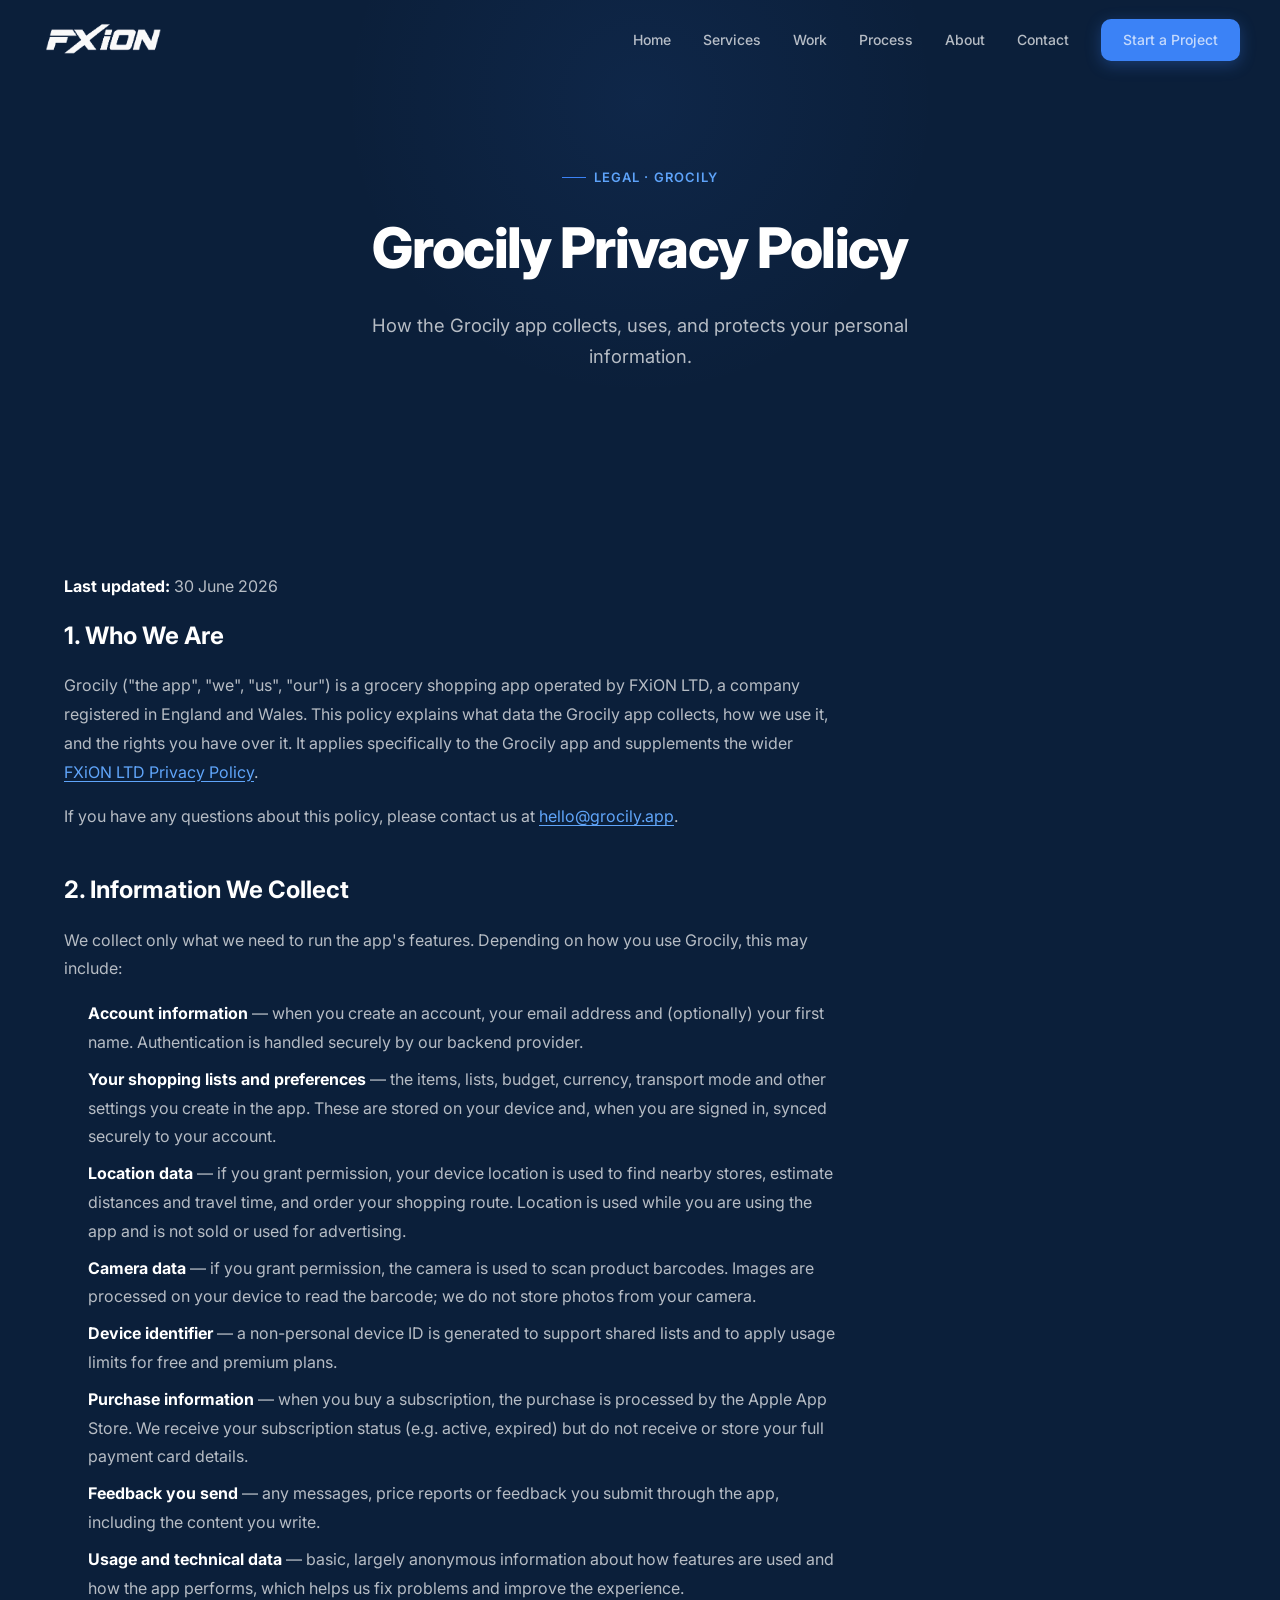
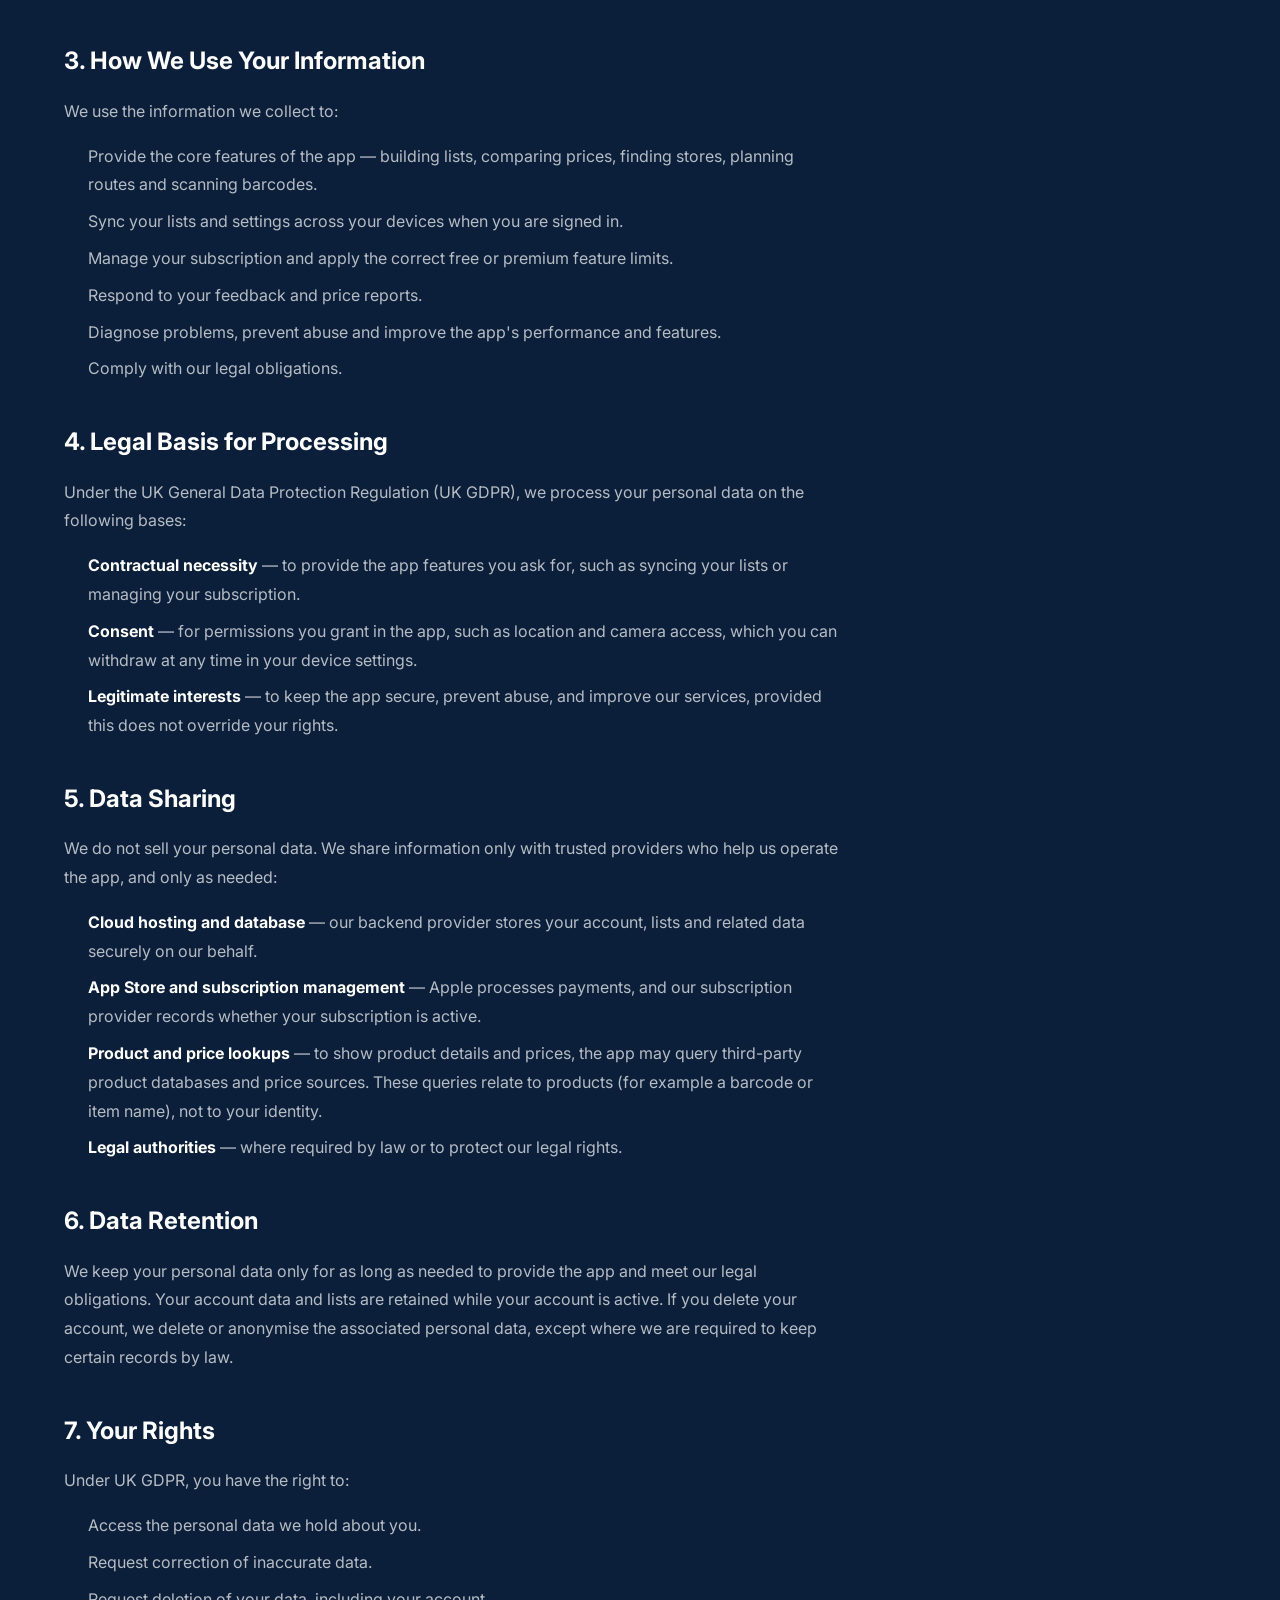
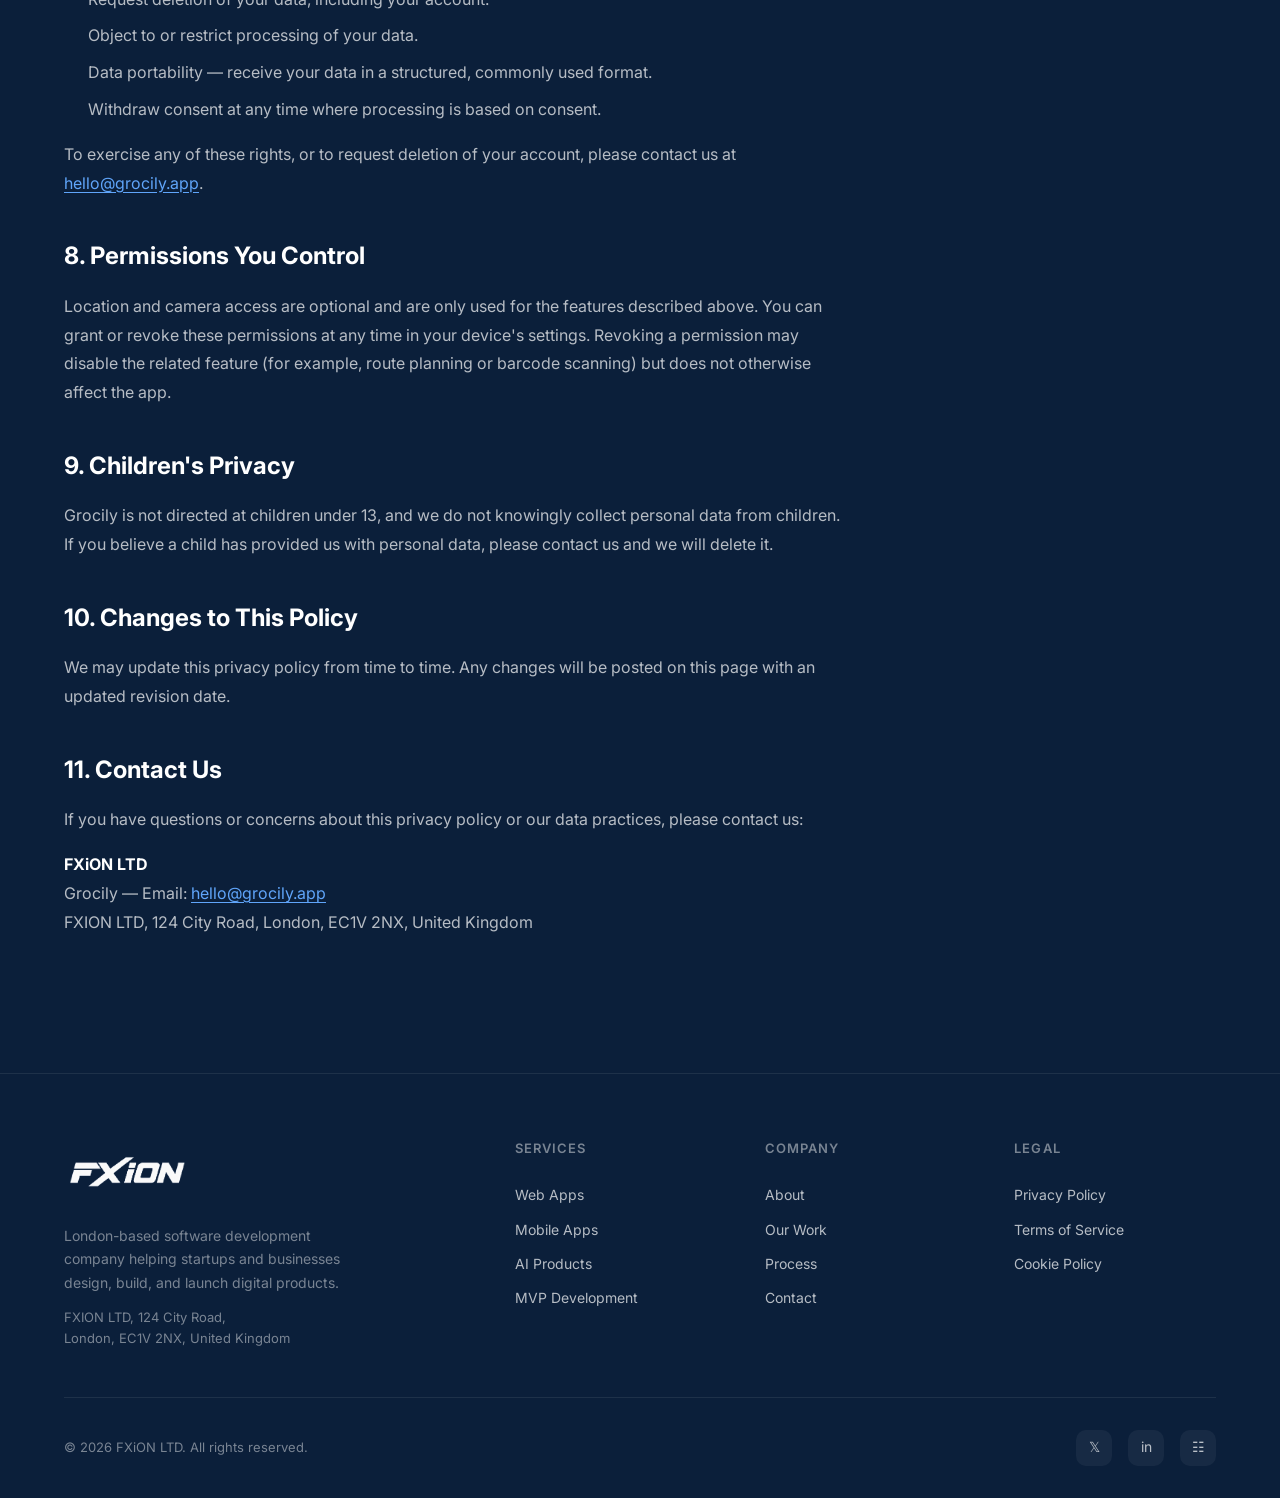
<file: privacy/grocily/index.html>
<!DOCTYPE html>
<html lang="en">
<head>
  <meta charset="UTF-8">
  <meta name="viewport" content="width=device-width, initial-scale=1.0">
  <title>Grocily Privacy Policy — FXiON LTD</title>
  <meta name="description" content="Privacy Policy for Grocily — how the Grocily app collects, uses, and protects your personal data.">
  <link rel="canonical" href="https://fxion.co.uk/privacy/grocily">
  <link rel="preconnect" href="https://fonts.googleapis.com">
  <link rel="preconnect" href="https://fonts.gstatic.com" crossorigin>
  <link href="https://fonts.googleapis.com/css2?family=Inter:wght@400;500;600;700;800&display=swap" rel="stylesheet">
  <link rel="stylesheet" href="../../styles.css">
  <link rel="icon" type="image/png" sizes="32x32" href="../../favicon-32.png">
  <link rel="icon" type="image/png" sizes="16x16" href="../../favicon-16.png">
  <link rel="apple-touch-icon" sizes="180x180" href="../../apple-touch-icon.png">
</head>
<body>

  <!-- ===== Navigation ===== -->
  <nav class="nav" role="navigation">
    <div class="nav-inner">
      <a href="../../index.html" class="nav-logo">
        <img src="../../logo.png" alt="FXiON">
      </a>
      <div class="nav-links">
        <a href="../../index.html">Home</a>
        <a href="../../index.html#services">Services</a>
        <a href="../../index.html#work">Work</a>
        <a href="../../index.html#process">Process</a>
        <a href="../../about.html">About</a>
        <a href="../../contact.html">Contact</a>
        <a href="../../contact.html" class="btn btn-primary nav-cta">Start a Project</a>
      </div>
      <button class="nav-mobile-toggle" aria-label="Toggle menu" aria-expanded="false">
        <span></span><span></span><span></span>
      </button>
    </div>
    <div class="nav-mobile-menu">
      <a href="../../index.html">Home</a>
      <a href="../../index.html#services">Services</a>
      <a href="../../index.html#work">Work</a>
      <a href="../../index.html#process">Process</a>
      <a href="../../about.html">About</a>
      <a href="../../contact.html">Contact</a>
      <a href="../../contact.html" class="btn btn-primary" style="margin-top:16px;text-align:center;">Start a Project</a>
    </div>
  </nav>

  <!-- ===== Page Header ===== -->
  <section class="page-header">
    <div class="container">
      <span class="section-label">Legal · Grocily</span>
      <h1>Grocily Privacy Policy</h1>
      <p>How the Grocily app collects, uses, and protects your personal information.</p>
    </div>
  </section>

  <!-- ===== Privacy Content ===== -->
  <section class="section">
    <div class="container">
      <div class="legal-content">
        <p><strong>Last updated:</strong> 30 June 2026</p>

        <h2>1. Who We Are</h2>
        <p>Grocily ("the app", "we", "us", "our") is a grocery shopping app operated by FXiON LTD, a company registered in England and Wales. This policy explains what data the Grocily app collects, how we use it, and the rights you have over it. It applies specifically to the Grocily app and supplements the wider <a href="../../privacy.html">FXiON LTD Privacy Policy</a>.</p>
        <p>If you have any questions about this policy, please contact us at <a href="mailto:hello@grocily.app">hello@grocily.app</a>.</p>

        <h2>2. Information We Collect</h2>
        <p>We collect only what we need to run the app's features. Depending on how you use Grocily, this may include:</p>
        <ul>
          <li><strong>Account information</strong> — when you create an account, your email address and (optionally) your first name. Authentication is handled securely by our backend provider.</li>
          <li><strong>Your shopping lists and preferences</strong> — the items, lists, budget, currency, transport mode and other settings you create in the app. These are stored on your device and, when you are signed in, synced securely to your account.</li>
          <li><strong>Location data</strong> — if you grant permission, your device location is used to find nearby stores, estimate distances and travel time, and order your shopping route. Location is used while you are using the app and is not sold or used for advertising.</li>
          <li><strong>Camera data</strong> — if you grant permission, the camera is used to scan product barcodes. Images are processed on your device to read the barcode; we do not store photos from your camera.</li>
          <li><strong>Device identifier</strong> — a non-personal device ID is generated to support shared lists and to apply usage limits for free and premium plans.</li>
          <li><strong>Purchase information</strong> — when you buy a subscription, the purchase is processed by the Apple App Store. We receive your subscription status (e.g. active, expired) but do not receive or store your full payment card details.</li>
          <li><strong>Feedback you send</strong> — any messages, price reports or feedback you submit through the app, including the content you write.</li>
          <li><strong>Usage and technical data</strong> — basic, largely anonymous information about how features are used and how the app performs, which helps us fix problems and improve the experience.</li>
        </ul>

        <h2>3. How We Use Your Information</h2>
        <p>We use the information we collect to:</p>
        <ul>
          <li>Provide the core features of the app — building lists, comparing prices, finding stores, planning routes and scanning barcodes.</li>
          <li>Sync your lists and settings across your devices when you are signed in.</li>
          <li>Manage your subscription and apply the correct free or premium feature limits.</li>
          <li>Respond to your feedback and price reports.</li>
          <li>Diagnose problems, prevent abuse and improve the app's performance and features.</li>
          <li>Comply with our legal obligations.</li>
        </ul>

        <h2>4. Legal Basis for Processing</h2>
        <p>Under the UK General Data Protection Regulation (UK GDPR), we process your personal data on the following bases:</p>
        <ul>
          <li><strong>Contractual necessity</strong> — to provide the app features you ask for, such as syncing your lists or managing your subscription.</li>
          <li><strong>Consent</strong> — for permissions you grant in the app, such as location and camera access, which you can withdraw at any time in your device settings.</li>
          <li><strong>Legitimate interests</strong> — to keep the app secure, prevent abuse, and improve our services, provided this does not override your rights.</li>
        </ul>

        <h2>5. Data Sharing</h2>
        <p>We do not sell your personal data. We share information only with trusted providers who help us operate the app, and only as needed:</p>
        <ul>
          <li><strong>Cloud hosting and database</strong> — our backend provider stores your account, lists and related data securely on our behalf.</li>
          <li><strong>App Store and subscription management</strong> — Apple processes payments, and our subscription provider records whether your subscription is active.</li>
          <li><strong>Product and price lookups</strong> — to show product details and prices, the app may query third-party product databases and price sources. These queries relate to products (for example a barcode or item name), not to your identity.</li>
          <li><strong>Legal authorities</strong> — where required by law or to protect our legal rights.</li>
        </ul>

        <h2>6. Data Retention</h2>
        <p>We keep your personal data only for as long as needed to provide the app and meet our legal obligations. Your account data and lists are retained while your account is active. If you delete your account, we delete or anonymise the associated personal data, except where we are required to keep certain records by law.</p>

        <h2>7. Your Rights</h2>
        <p>Under UK GDPR, you have the right to:</p>
        <ul>
          <li>Access the personal data we hold about you.</li>
          <li>Request correction of inaccurate data.</li>
          <li>Request deletion of your data, including your account.</li>
          <li>Object to or restrict processing of your data.</li>
          <li>Data portability — receive your data in a structured, commonly used format.</li>
          <li>Withdraw consent at any time where processing is based on consent.</li>
        </ul>
        <p>To exercise any of these rights, or to request deletion of your account, please contact us at <a href="mailto:hello@grocily.app">hello@grocily.app</a>.</p>

        <h2>8. Permissions You Control</h2>
        <p>Location and camera access are optional and are only used for the features described above. You can grant or revoke these permissions at any time in your device's settings. Revoking a permission may disable the related feature (for example, route planning or barcode scanning) but does not otherwise affect the app.</p>

        <h2>9. Children's Privacy</h2>
        <p>Grocily is not directed at children under 13, and we do not knowingly collect personal data from children. If you believe a child has provided us with personal data, please contact us and we will delete it.</p>

        <h2>10. Changes to This Policy</h2>
        <p>We may update this privacy policy from time to time. Any changes will be posted on this page with an updated revision date.</p>

        <h2>11. Contact Us</h2>
        <p>If you have questions or concerns about this privacy policy or our data practices, please contact us:</p>
        <p><strong>FXiON LTD</strong><br>
        Grocily — Email: <a href="mailto:hello@grocily.app">hello@grocily.app</a><br>
        FXION LTD, 124 City Road, London, EC1V 2NX, United Kingdom</p>
      </div>
    </div>
  </section>

  <!-- ===== Footer ===== -->
  <footer class="footer">
    <div class="container">
      <div class="footer-grid">
        <div class="footer-brand">
          <a href="../../index.html" class="nav-logo">
            <img src="../../logo.png" alt="FXiON">
          </a>
          <p>London-based software development company helping startups and businesses design, build, and launch digital products.</p>
          <address class="footer-address">
            FXION LTD, 124 City Road,<br>
            London, EC1V 2NX, United Kingdom
          </address>
        </div>
        <div class="footer-col">
          <h4>Services</h4>
          <a href="../../index.html#services">Web Apps</a>
          <a href="../../index.html#services">Mobile Apps</a>
          <a href="../../index.html#services">AI Products</a>
          <a href="../../index.html#services">MVP Development</a>
        </div>
        <div class="footer-col">
          <h4>Company</h4>
          <a href="../../about.html">About</a>
          <a href="../../index.html#work">Our Work</a>
          <a href="../../index.html#process">Process</a>
          <a href="../../contact.html">Contact</a>
        </div>
        <div class="footer-col">
          <h4>Legal</h4>
          <a href="../../privacy.html">Privacy Policy</a>
          <a href="../../terms.html">Terms of Service</a>
          <a href="#">Cookie Policy</a>
        </div>
      </div>
      <div class="footer-bottom">
        <span>&copy; 2026 FXiON LTD. All rights reserved.</span>
        <div class="footer-social">
          <a href="#" aria-label="Twitter">&#120143;</a>
          <a href="https://www.linkedin.com/company/121404183/" aria-label="LinkedIn" target="_blank" rel="noopener">in</a>
          <a href="#" aria-label="GitHub">&#9783;</a>
        </div>
      </div>
    </div>
  </footer>

  <script src="../../script.js"></script>
</body>
</html>
</file>
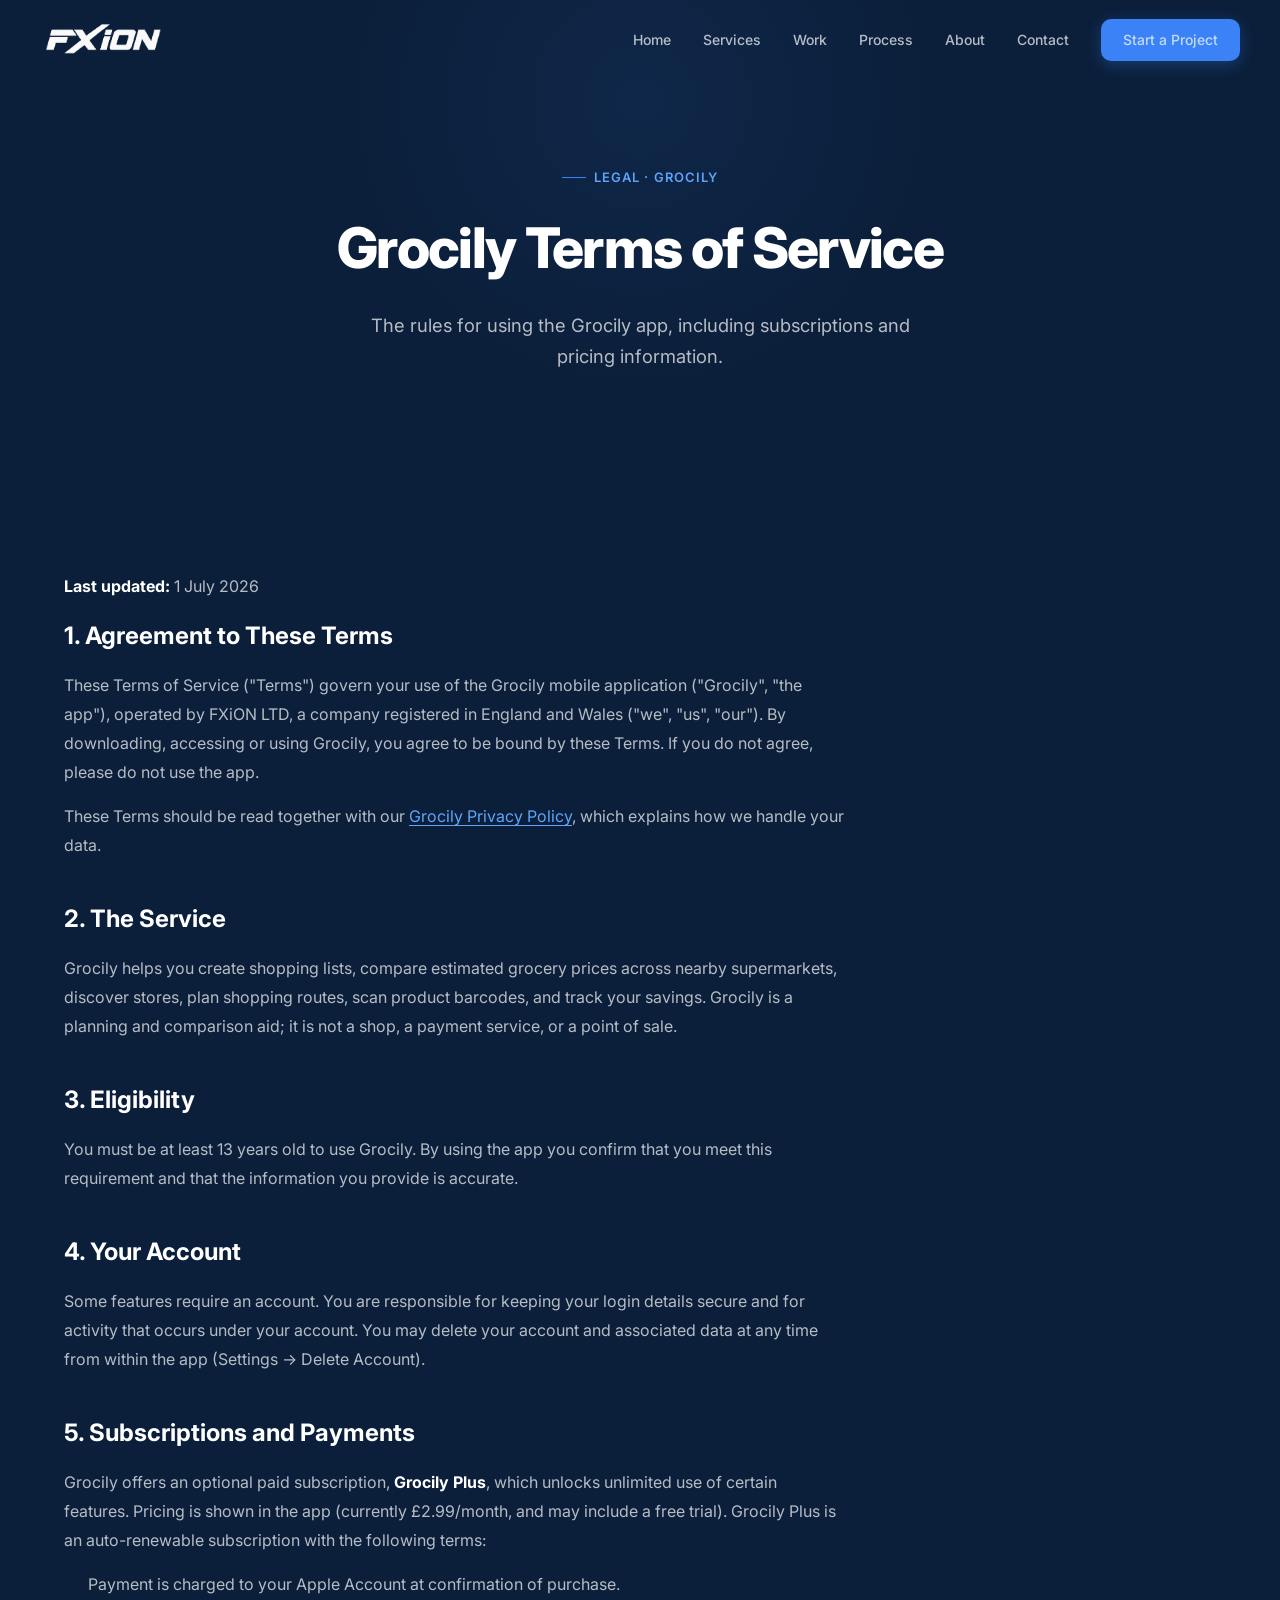
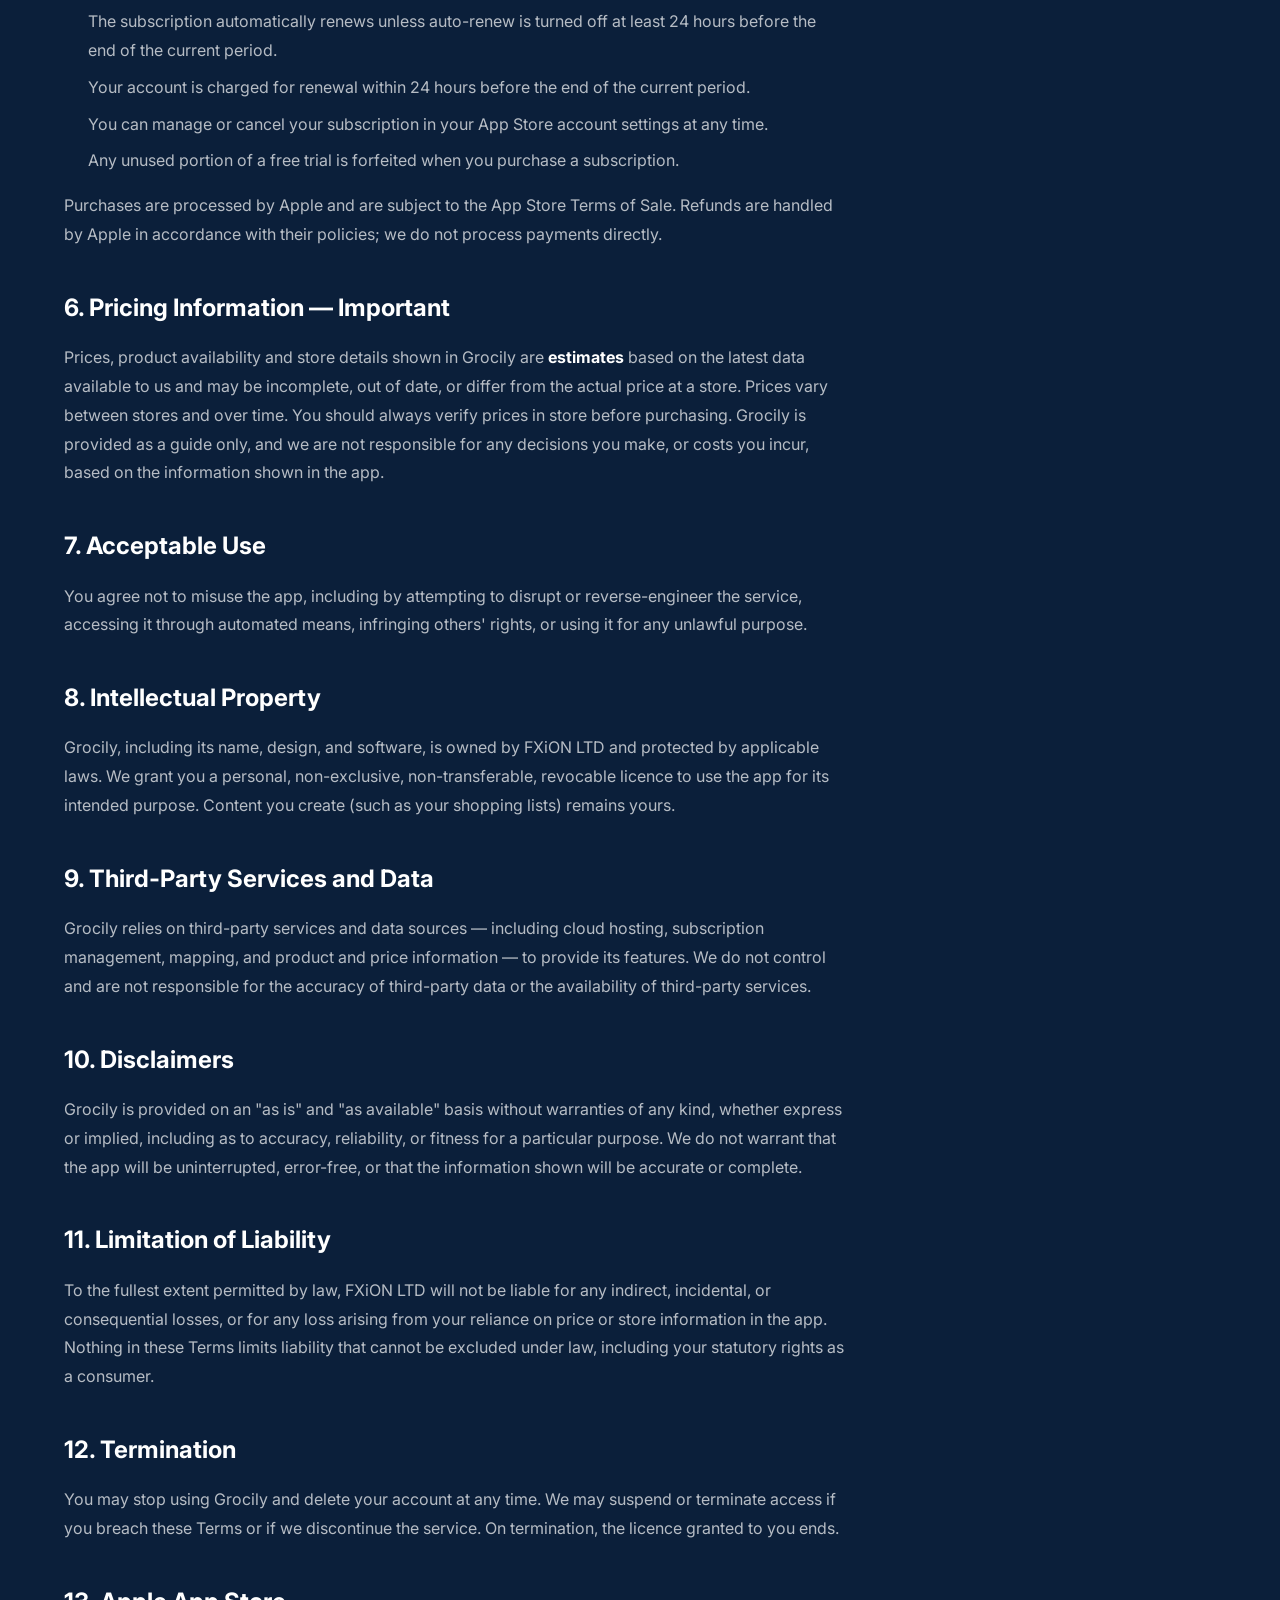
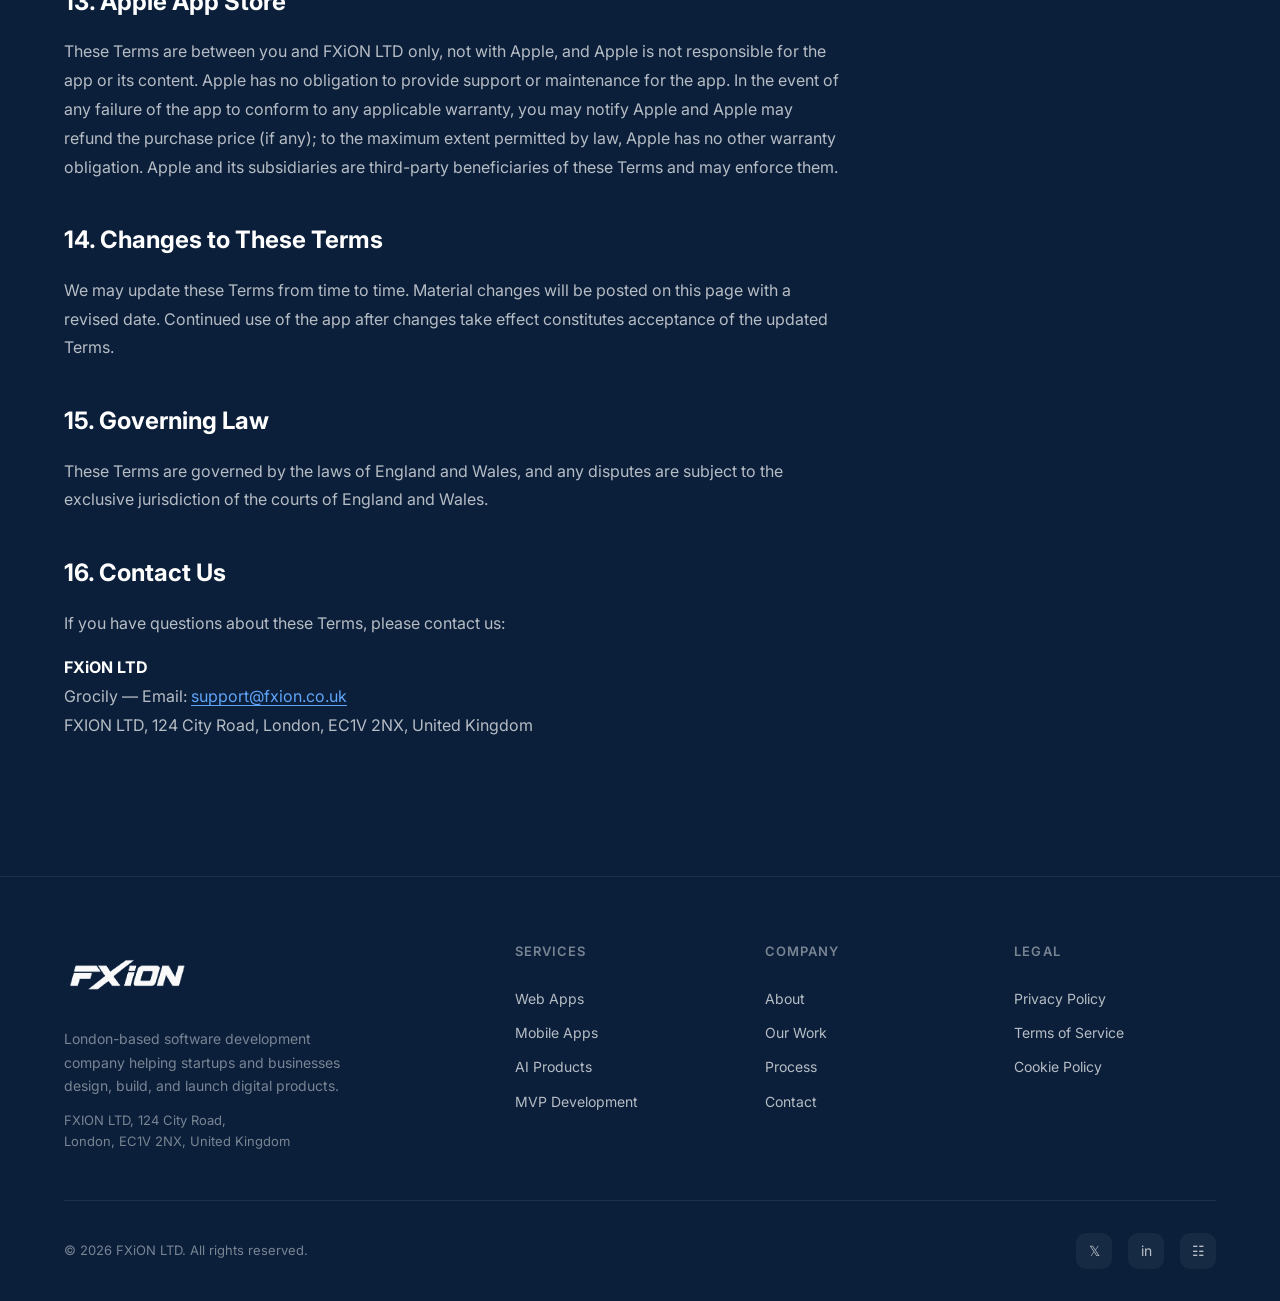
<file: terms/grocily/index.html>
<!DOCTYPE html>
<html lang="en">
<head>
  <meta charset="UTF-8">
  <meta name="viewport" content="width=device-width, initial-scale=1.0">
  <title>Grocily Terms of Service — FXiON LTD</title>
  <meta name="description" content="Terms of Service for the Grocily app — the rules for using Grocily, including subscriptions and pricing information.">
  <link rel="canonical" href="https://fxion.co.uk/terms/grocily">
  <link rel="preconnect" href="https://fonts.googleapis.com">
  <link rel="preconnect" href="https://fonts.gstatic.com" crossorigin>
  <link href="https://fonts.googleapis.com/css2?family=Inter:wght@400;500;600;700;800&display=swap" rel="stylesheet">
  <link rel="stylesheet" href="../../styles.css">
  <link rel="icon" type="image/png" sizes="32x32" href="../../favicon-32.png">
  <link rel="icon" type="image/png" sizes="16x16" href="../../favicon-16.png">
  <link rel="apple-touch-icon" sizes="180x180" href="../../apple-touch-icon.png">
</head>
<body>

  <!-- ===== Navigation ===== -->
  <nav class="nav" role="navigation">
    <div class="nav-inner">
      <a href="../../index.html" class="nav-logo">
        <img src="../../logo.png" alt="FXiON">
      </a>
      <div class="nav-links">
        <a href="../../index.html">Home</a>
        <a href="../../index.html#services">Services</a>
        <a href="../../index.html#work">Work</a>
        <a href="../../index.html#process">Process</a>
        <a href="../../about.html">About</a>
        <a href="../../contact.html">Contact</a>
        <a href="../../contact.html" class="btn btn-primary nav-cta">Start a Project</a>
      </div>
      <button class="nav-mobile-toggle" aria-label="Toggle menu" aria-expanded="false">
        <span></span><span></span><span></span>
      </button>
    </div>
    <div class="nav-mobile-menu">
      <a href="../../index.html">Home</a>
      <a href="../../index.html#services">Services</a>
      <a href="../../index.html#work">Work</a>
      <a href="../../index.html#process">Process</a>
      <a href="../../about.html">About</a>
      <a href="../../contact.html">Contact</a>
      <a href="../../contact.html" class="btn btn-primary" style="margin-top:16px;text-align:center;">Start a Project</a>
    </div>
  </nav>

  <!-- ===== Page Header ===== -->
  <section class="page-header">
    <div class="container">
      <span class="section-label">Legal · Grocily</span>
      <h1>Grocily Terms of Service</h1>
      <p>The rules for using the Grocily app, including subscriptions and pricing information.</p>
    </div>
  </section>

  <!-- ===== Terms Content ===== -->
  <section class="section">
    <div class="container">
      <div class="legal-content">
        <p><strong>Last updated:</strong> 1 July 2026</p>

        <h2>1. Agreement to These Terms</h2>
        <p>These Terms of Service ("Terms") govern your use of the Grocily mobile application ("Grocily", "the app"), operated by FXiON LTD, a company registered in England and Wales ("we", "us", "our"). By downloading, accessing or using Grocily, you agree to be bound by these Terms. If you do not agree, please do not use the app.</p>
        <p>These Terms should be read together with our <a href="../../privacy/grocily/index.html">Grocily Privacy Policy</a>, which explains how we handle your data.</p>

        <h2>2. The Service</h2>
        <p>Grocily helps you create shopping lists, compare estimated grocery prices across nearby supermarkets, discover stores, plan shopping routes, scan product barcodes, and track your savings. Grocily is a planning and comparison aid; it is not a shop, a payment service, or a point of sale.</p>

        <h2>3. Eligibility</h2>
        <p>You must be at least 13 years old to use Grocily. By using the app you confirm that you meet this requirement and that the information you provide is accurate.</p>

        <h2>4. Your Account</h2>
        <p>Some features require an account. You are responsible for keeping your login details secure and for activity that occurs under your account. You may delete your account and associated data at any time from within the app (Settings → Delete Account).</p>

        <h2>5. Subscriptions and Payments</h2>
        <p>Grocily offers an optional paid subscription, <strong>Grocily Plus</strong>, which unlocks unlimited use of certain features. Pricing is shown in the app (currently £2.99/month, and may include a free trial). Grocily Plus is an auto-renewable subscription with the following terms:</p>
        <ul>
          <li>Payment is charged to your Apple Account at confirmation of purchase.</li>
          <li>The subscription automatically renews unless auto-renew is turned off at least 24 hours before the end of the current period.</li>
          <li>Your account is charged for renewal within 24 hours before the end of the current period.</li>
          <li>You can manage or cancel your subscription in your App Store account settings at any time.</li>
          <li>Any unused portion of a free trial is forfeited when you purchase a subscription.</li>
        </ul>
        <p>Purchases are processed by Apple and are subject to the App Store Terms of Sale. Refunds are handled by Apple in accordance with their policies; we do not process payments directly.</p>

        <h2>6. Pricing Information — Important</h2>
        <p>Prices, product availability and store details shown in Grocily are <strong>estimates</strong> based on the latest data available to us and may be incomplete, out of date, or differ from the actual price at a store. Prices vary between stores and over time. You should always verify prices in store before purchasing. Grocily is provided as a guide only, and we are not responsible for any decisions you make, or costs you incur, based on the information shown in the app.</p>

        <h2>7. Acceptable Use</h2>
        <p>You agree not to misuse the app, including by attempting to disrupt or reverse-engineer the service, accessing it through automated means, infringing others' rights, or using it for any unlawful purpose.</p>

        <h2>8. Intellectual Property</h2>
        <p>Grocily, including its name, design, and software, is owned by FXiON LTD and protected by applicable laws. We grant you a personal, non-exclusive, non-transferable, revocable licence to use the app for its intended purpose. Content you create (such as your shopping lists) remains yours.</p>

        <h2>9. Third-Party Services and Data</h2>
        <p>Grocily relies on third-party services and data sources — including cloud hosting, subscription management, mapping, and product and price information — to provide its features. We do not control and are not responsible for the accuracy of third-party data or the availability of third-party services.</p>

        <h2>10. Disclaimers</h2>
        <p>Grocily is provided on an "as is" and "as available" basis without warranties of any kind, whether express or implied, including as to accuracy, reliability, or fitness for a particular purpose. We do not warrant that the app will be uninterrupted, error-free, or that the information shown will be accurate or complete.</p>

        <h2>11. Limitation of Liability</h2>
        <p>To the fullest extent permitted by law, FXiON LTD will not be liable for any indirect, incidental, or consequential losses, or for any loss arising from your reliance on price or store information in the app. Nothing in these Terms limits liability that cannot be excluded under law, including your statutory rights as a consumer.</p>

        <h2>12. Termination</h2>
        <p>You may stop using Grocily and delete your account at any time. We may suspend or terminate access if you breach these Terms or if we discontinue the service. On termination, the licence granted to you ends.</p>

        <h2>13. Apple App Store</h2>
        <p>These Terms are between you and FXiON LTD only, not with Apple, and Apple is not responsible for the app or its content. Apple has no obligation to provide support or maintenance for the app. In the event of any failure of the app to conform to any applicable warranty, you may notify Apple and Apple may refund the purchase price (if any); to the maximum extent permitted by law, Apple has no other warranty obligation. Apple and its subsidiaries are third-party beneficiaries of these Terms and may enforce them.</p>

        <h2>14. Changes to These Terms</h2>
        <p>We may update these Terms from time to time. Material changes will be posted on this page with a revised date. Continued use of the app after changes take effect constitutes acceptance of the updated Terms.</p>

        <h2>15. Governing Law</h2>
        <p>These Terms are governed by the laws of England and Wales, and any disputes are subject to the exclusive jurisdiction of the courts of England and Wales.</p>

        <h2>16. Contact Us</h2>
        <p>If you have questions about these Terms, please contact us:</p>
        <p><strong>FXiON LTD</strong><br>
        Grocily — Email: <a href="mailto:support@fxion.co.uk">support@fxion.co.uk</a><br>
        FXION LTD, 124 City Road, London, EC1V 2NX, United Kingdom</p>
      </div>
    </div>
  </section>

  <!-- ===== Footer ===== -->
  <footer class="footer">
    <div class="container">
      <div class="footer-grid">
        <div class="footer-brand">
          <a href="../../index.html" class="nav-logo">
            <img src="../../logo.png" alt="FXiON">
          </a>
          <p>London-based software development company helping startups and businesses design, build, and launch digital products.</p>
          <address class="footer-address">
            FXION LTD, 124 City Road,<br>
            London, EC1V 2NX, United Kingdom
          </address>
        </div>
        <div class="footer-col">
          <h4>Services</h4>
          <a href="../../index.html#services">Web Apps</a>
          <a href="../../index.html#services">Mobile Apps</a>
          <a href="../../index.html#services">AI Products</a>
          <a href="../../index.html#services">MVP Development</a>
        </div>
        <div class="footer-col">
          <h4>Company</h4>
          <a href="../../about.html">About</a>
          <a href="../../index.html#work">Our Work</a>
          <a href="../../index.html#process">Process</a>
          <a href="../../contact.html">Contact</a>
        </div>
        <div class="footer-col">
          <h4>Legal</h4>
          <a href="../../privacy.html">Privacy Policy</a>
          <a href="../../terms.html">Terms of Service</a>
          <a href="#">Cookie Policy</a>
        </div>
      </div>
      <div class="footer-bottom">
        <span>&copy; 2026 FXiON LTD. All rights reserved.</span>
        <div class="footer-social">
          <a href="#" aria-label="Twitter">&#120143;</a>
          <a href="https://www.linkedin.com/company/121404183/" aria-label="LinkedIn" target="_blank" rel="noopener">in</a>
          <a href="#" aria-label="GitHub">&#9783;</a>
        </div>
      </div>
    </div>
  </footer>

  <script src="../../script.js"></script>
</body>
</html>
</file>
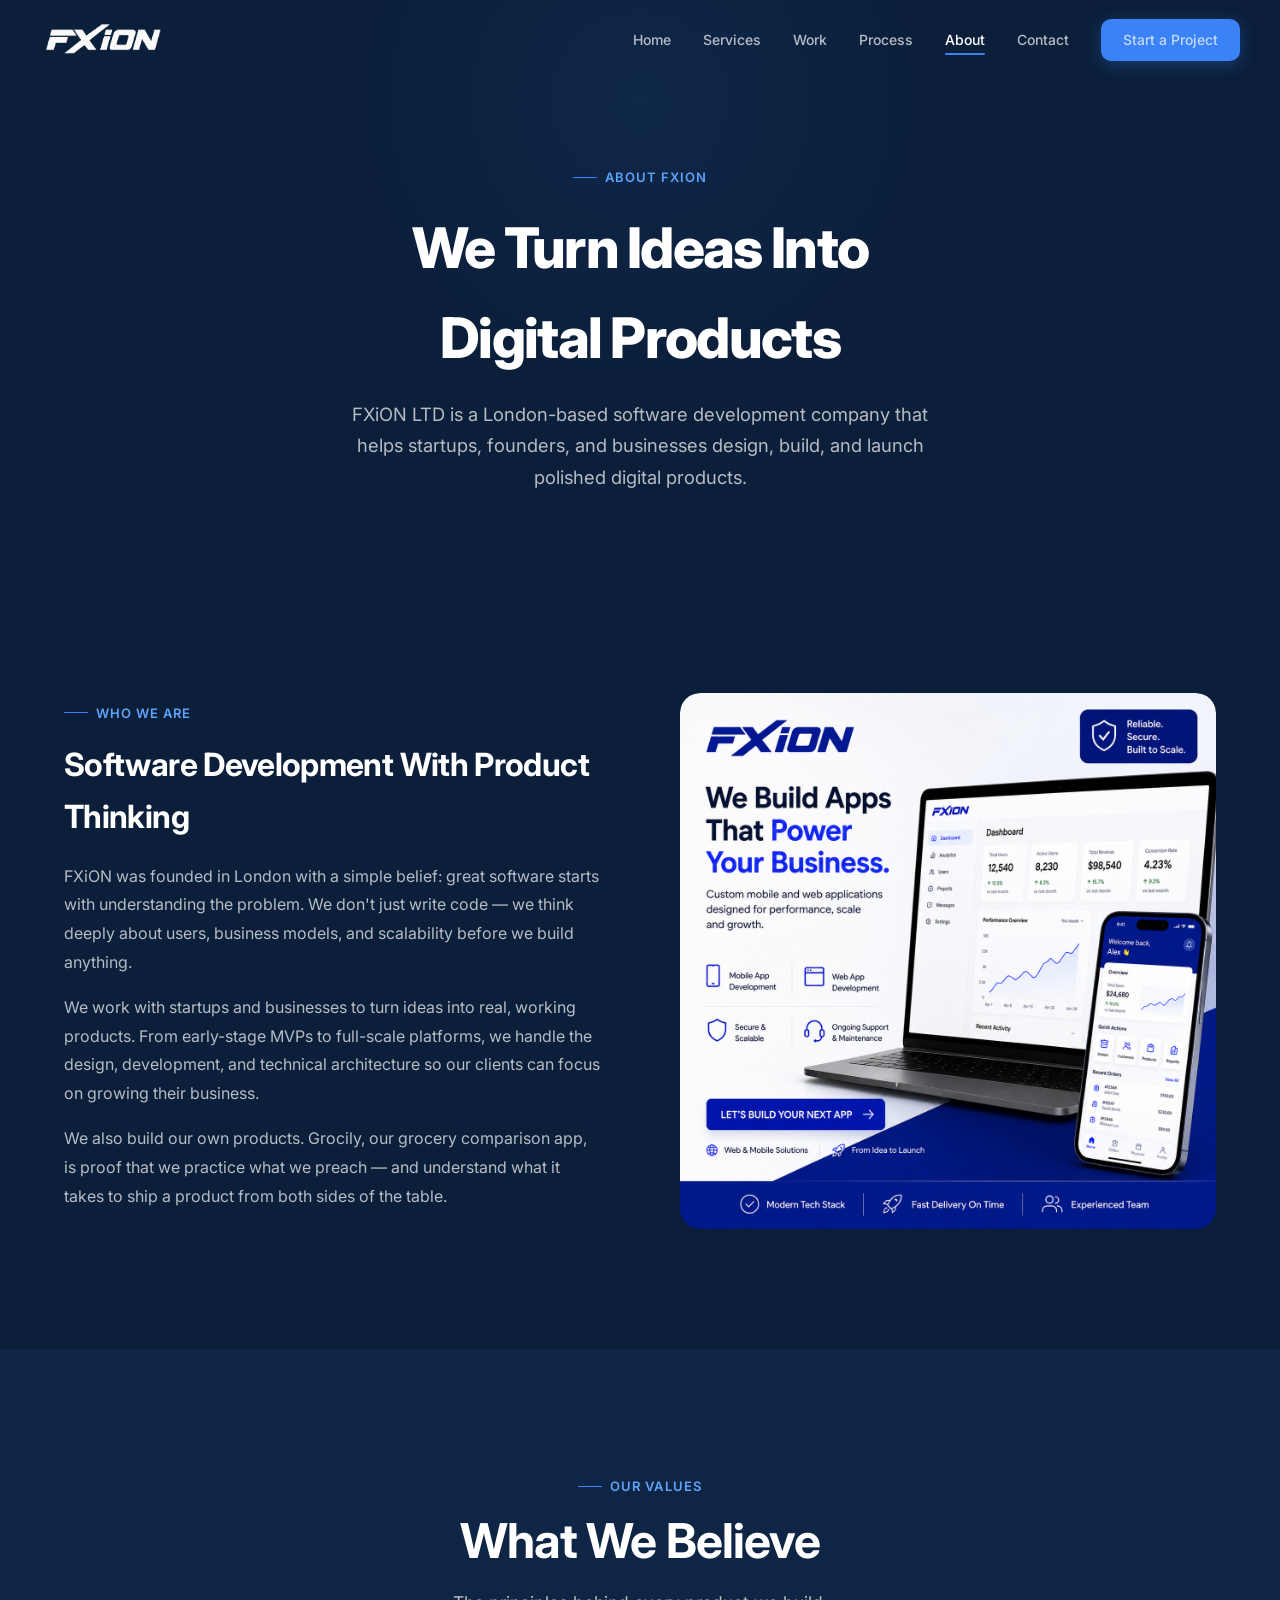
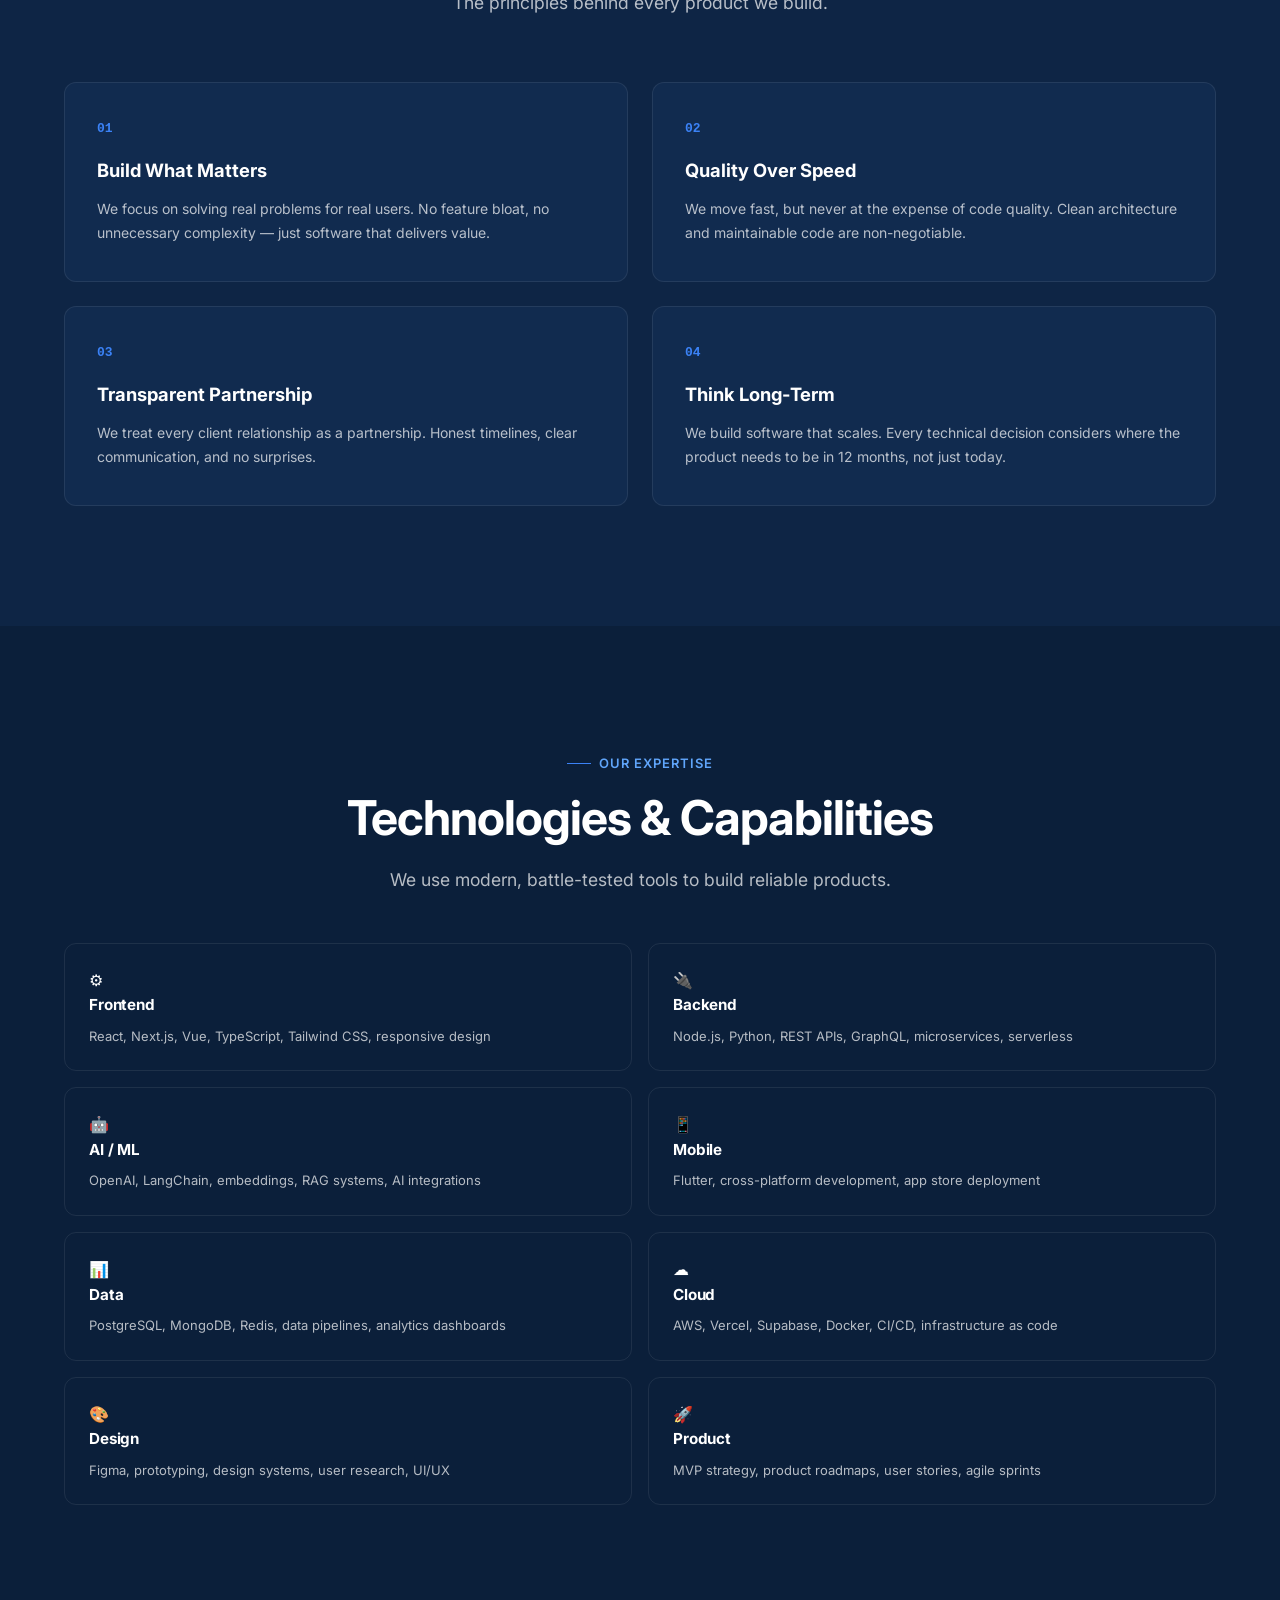
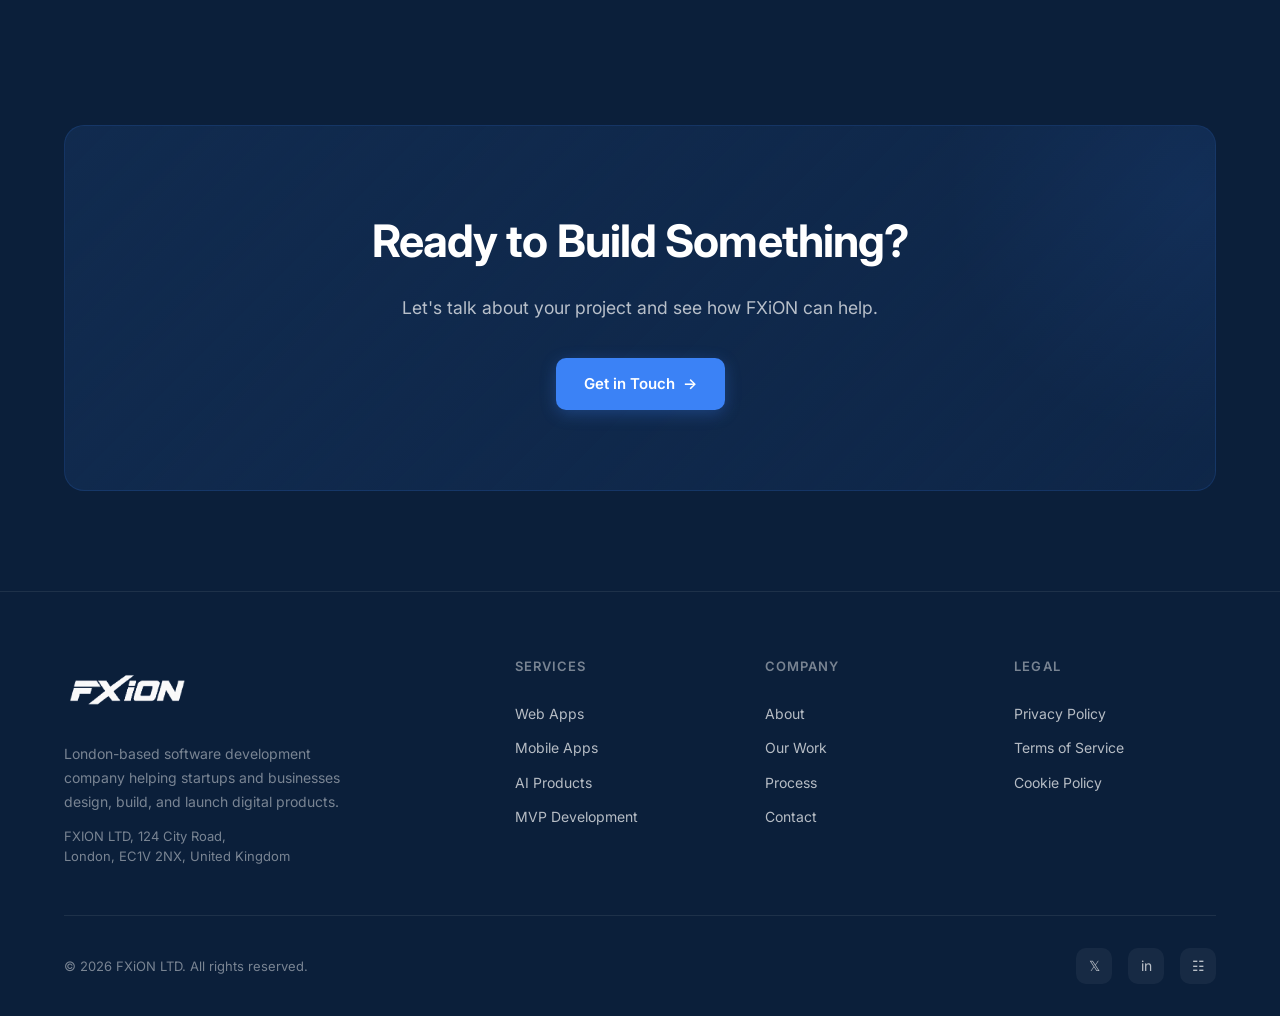
<file: about.html>
<!DOCTYPE html>
<html lang="en">
<head>
  <meta charset="UTF-8">
  <meta name="viewport" content="width=device-width, initial-scale=1.0">
  <title>About — FXiON LTD | London Software Development Company</title>
  <meta name="description" content="Learn about FXiON LTD — a London-based software development company helping startups and businesses design, build, and launch digital products. Based in London, UK.">

  <!-- Open Graph -->
  <meta property="og:type" content="website">
  <meta property="og:title" content="About — FXiON LTD | London Software Development Company">
  <meta property="og:description" content="Learn about FXiON LTD — a London-based software development company helping startups and businesses design, build, and launch digital products.">
  <meta property="og:url" content="https://fxion.co.uk/about">
  <meta property="og:site_name" content="FXiON">
  <meta property="og:image" content="https://fxion.co.uk/og-image.png">
  <meta property="og:locale" content="en_GB">

  <!-- Twitter Card -->
  <meta name="twitter:card" content="summary_large_image">
  <meta name="twitter:title" content="About — FXiON LTD | London Software Development Company">
  <meta name="twitter:description" content="Learn about FXiON LTD — a London-based software development company helping startups and businesses design, build, and launch digital products.">
  <meta name="twitter:image" content="https://fxion.co.uk/og-image.png">

  <!-- Canonical -->
  <link rel="canonical" href="https://fxion.co.uk/about">

  <link rel="preconnect" href="https://fonts.googleapis.com">
  <link rel="preconnect" href="https://fonts.gstatic.com" crossorigin>
  <link href="https://fonts.googleapis.com/css2?family=Inter:wght@400;500;600;700;800&display=swap" rel="stylesheet">
  <link rel="stylesheet" href="styles.css">
  <link rel="icon" type="image/png" sizes="32x32" href="favicon-32.png">
  <link rel="icon" type="image/png" sizes="16x16" href="favicon-16.png">
  <link rel="apple-touch-icon" sizes="180x180" href="apple-touch-icon.png">
</head>
<body>

  <!-- ===== Navigation ===== -->
  <nav class="nav" role="navigation">
    <div class="nav-inner">
      <a href="index.html" class="nav-logo">
        <img src="logo.png" alt="FXiON">
      </a>
      <div class="nav-links">
        <a href="index.html">Home</a>
        <a href="index.html#services">Services</a>
        <a href="index.html#work">Work</a>
        <a href="index.html#process">Process</a>
        <a href="about.html" class="active">About</a>
        <a href="contact.html">Contact</a>
        <a href="contact.html" class="btn btn-primary nav-cta">Start a Project</a>
      </div>
      <button class="nav-mobile-toggle" aria-label="Toggle menu" aria-expanded="false">
        <span></span><span></span><span></span>
      </button>
    </div>
    <div class="nav-mobile-menu">
      <a href="index.html">Home</a>
      <a href="index.html#services">Services</a>
      <a href="index.html#work">Work</a>
      <a href="index.html#process">Process</a>
      <a href="about.html">About</a>
      <a href="contact.html">Contact</a>
      <a href="contact.html" class="btn btn-primary" style="margin-top:16px;text-align:center;">Start a Project</a>
    </div>
  </nav>

  <!-- ===== Page Header ===== -->
  <section class="page-header">
    <div class="container">
      <span class="section-label">About FXiON</span>
      <h1>We Turn Ideas Into<br>Digital Products</h1>
      <p>FXiON LTD is a London-based software development company that helps startups, founders, and businesses design, build, and launch polished digital products.</p>
    </div>
  </section>

  <!-- ===== Mission ===== -->
  <section class="section">
    <div class="container">
      <div class="about-grid reveal">
        <div>
          <span class="section-label">Who We Are</span>
          <h2>Software Development With Product Thinking</h2>
          <p>FXiON was founded in London with a simple belief: great software starts with understanding the problem. We don't just write code — we think deeply about users, business models, and scalability before we build anything.</p>
          <p>We work with startups and businesses to turn ideas into real, working products. From early-stage MVPs to full-scale platforms, we handle the design, development, and technical architecture so our clients can focus on growing their business.</p>
          <p>We also build our own products. Grocily, our grocery comparison app, is proof that we practice what we preach — and understand what it takes to ship a product from both sides of the table.</p>
        </div>
        <div class="about-visual">
          <img src="about-hero.png" alt="FXiON — We build apps that power your business. Custom mobile and web applications designed for performance, scale and growth.">
        </div>
      </div>
    </div>
  </section>

  <!-- ===== What We Believe ===== -->
  <section class="section" style="background: var(--bg-secondary);">
    <div class="container">
      <div class="section-center reveal">
        <span class="section-label">Our Values</span>
        <h2 class="section-title">What We Believe</h2>
        <p class="section-subtitle">The principles behind every product we build.</p>
      </div>
      <div class="values-grid">
        <div class="value-card reveal">
          <div class="value-card-number">01</div>
          <h3>Build What Matters</h3>
          <p>We focus on solving real problems for real users. No feature bloat, no unnecessary complexity — just software that delivers value.</p>
        </div>
        <div class="value-card reveal">
          <div class="value-card-number">02</div>
          <h3>Quality Over Speed</h3>
          <p>We move fast, but never at the expense of code quality. Clean architecture and maintainable code are non-negotiable.</p>
        </div>
        <div class="value-card reveal">
          <div class="value-card-number">03</div>
          <h3>Transparent Partnership</h3>
          <p>We treat every client relationship as a partnership. Honest timelines, clear communication, and no surprises.</p>
        </div>
        <div class="value-card reveal">
          <div class="value-card-number">04</div>
          <h3>Think Long-Term</h3>
          <p>We build software that scales. Every technical decision considers where the product needs to be in 12 months, not just today.</p>
        </div>
      </div>
    </div>
  </section>

  <!-- ===== What We Work With ===== -->
  <section class="section">
    <div class="container">
      <div class="section-center reveal">
        <span class="section-label">Our Expertise</span>
        <h2 class="section-title">Technologies &amp; Capabilities</h2>
        <p class="section-subtitle">We use modern, battle-tested tools to build reliable products.</p>
      </div>
      <div class="services-grid" style="margin-top:48px;">
        <div class="service-card reveal">
          <div class="service-icon">&#9881;</div>
          <h3>Frontend</h3>
          <p>React, Next.js, Vue, TypeScript, Tailwind CSS, responsive design</p>
        </div>
        <div class="service-card reveal">
          <div class="service-icon">&#128268;</div>
          <h3>Backend</h3>
          <p>Node.js, Python, REST APIs, GraphQL, microservices, serverless</p>
        </div>
        <div class="service-card reveal">
          <div class="service-icon">&#129302;</div>
          <h3>AI / ML</h3>
          <p>OpenAI, LangChain, embeddings, RAG systems, AI integrations</p>
        </div>
        <div class="service-card reveal">
          <div class="service-icon">&#128241;</div>
          <h3>Mobile</h3>
          <p>Flutter, cross-platform development, app store deployment</p>
        </div>
        <div class="service-card reveal">
          <div class="service-icon">&#128202;</div>
          <h3>Data</h3>
          <p>PostgreSQL, MongoDB, Redis, data pipelines, analytics dashboards</p>
        </div>
        <div class="service-card reveal">
          <div class="service-icon">&#9729;</div>
          <h3>Cloud</h3>
          <p>AWS, Vercel, Supabase, Docker, CI/CD, infrastructure as code</p>
        </div>
        <div class="service-card reveal">
          <div class="service-icon">&#127912;</div>
          <h3>Design</h3>
          <p>Figma, prototyping, design systems, user research, UI/UX</p>
        </div>
        <div class="service-card reveal">
          <div class="service-icon">&#128640;</div>
          <h3>Product</h3>
          <p>MVP strategy, product roadmaps, user stories, agile sprints</p>
        </div>
      </div>
    </div>
  </section>

  <!-- ===== CTA ===== -->
  <section class="cta-banner">
    <div class="container">
      <div class="cta-box reveal">
        <h2>Ready to Build Something?</h2>
        <p>Let's talk about your project and see how FXiON can help.</p>
        <div class="hero-actions">
          <a href="contact.html" class="btn btn-primary">Get in Touch <span class="btn-arrow">&rarr;</span></a>
        </div>
      </div>
    </div>
  </section>

  <!-- ===== Footer ===== -->
  <footer class="footer">
    <div class="container">
      <div class="footer-grid">
        <div class="footer-brand">
          <a href="index.html" class="nav-logo">
            <img src="logo.png" alt="FXiON">
          </a>
          <p>London-based software development company helping startups and businesses design, build, and launch digital products.</p>
          <address class="footer-address">
            FXION LTD, 124 City Road,<br>
            London, EC1V 2NX, United Kingdom
          </address>
        </div>
        <div class="footer-col">
          <h4>Services</h4>
          <a href="index.html#services">Web Apps</a>
          <a href="index.html#services">Mobile Apps</a>
          <a href="index.html#services">AI Products</a>
          <a href="index.html#services">MVP Development</a>
        </div>
        <div class="footer-col">
          <h4>Company</h4>
          <a href="about.html">About</a>
          <a href="index.html#work">Our Work</a>
          <a href="index.html#process">Process</a>
          <a href="contact.html">Contact</a>
        </div>
        <div class="footer-col">
          <h4>Legal</h4>
          <a href="privacy.html">Privacy Policy</a>
          <a href="#">Terms of Service</a>
          <a href="#">Cookie Policy</a>
        </div>
      </div>
      <div class="footer-bottom">
        <span>&copy; 2026 FXiON LTD. All rights reserved.</span>
        <div class="footer-social">
          <a href="#" aria-label="Twitter">&#120143;</a>
          <a href="https://www.linkedin.com/company/121404183/" aria-label="LinkedIn" target="_blank" rel="noopener">in</a>
          <a href="#" aria-label="GitHub">&#9783;</a>
        </div>
      </div>
    </div>
  </footer>

  <script src="script.js"></script>
</body>
</html>
</file>
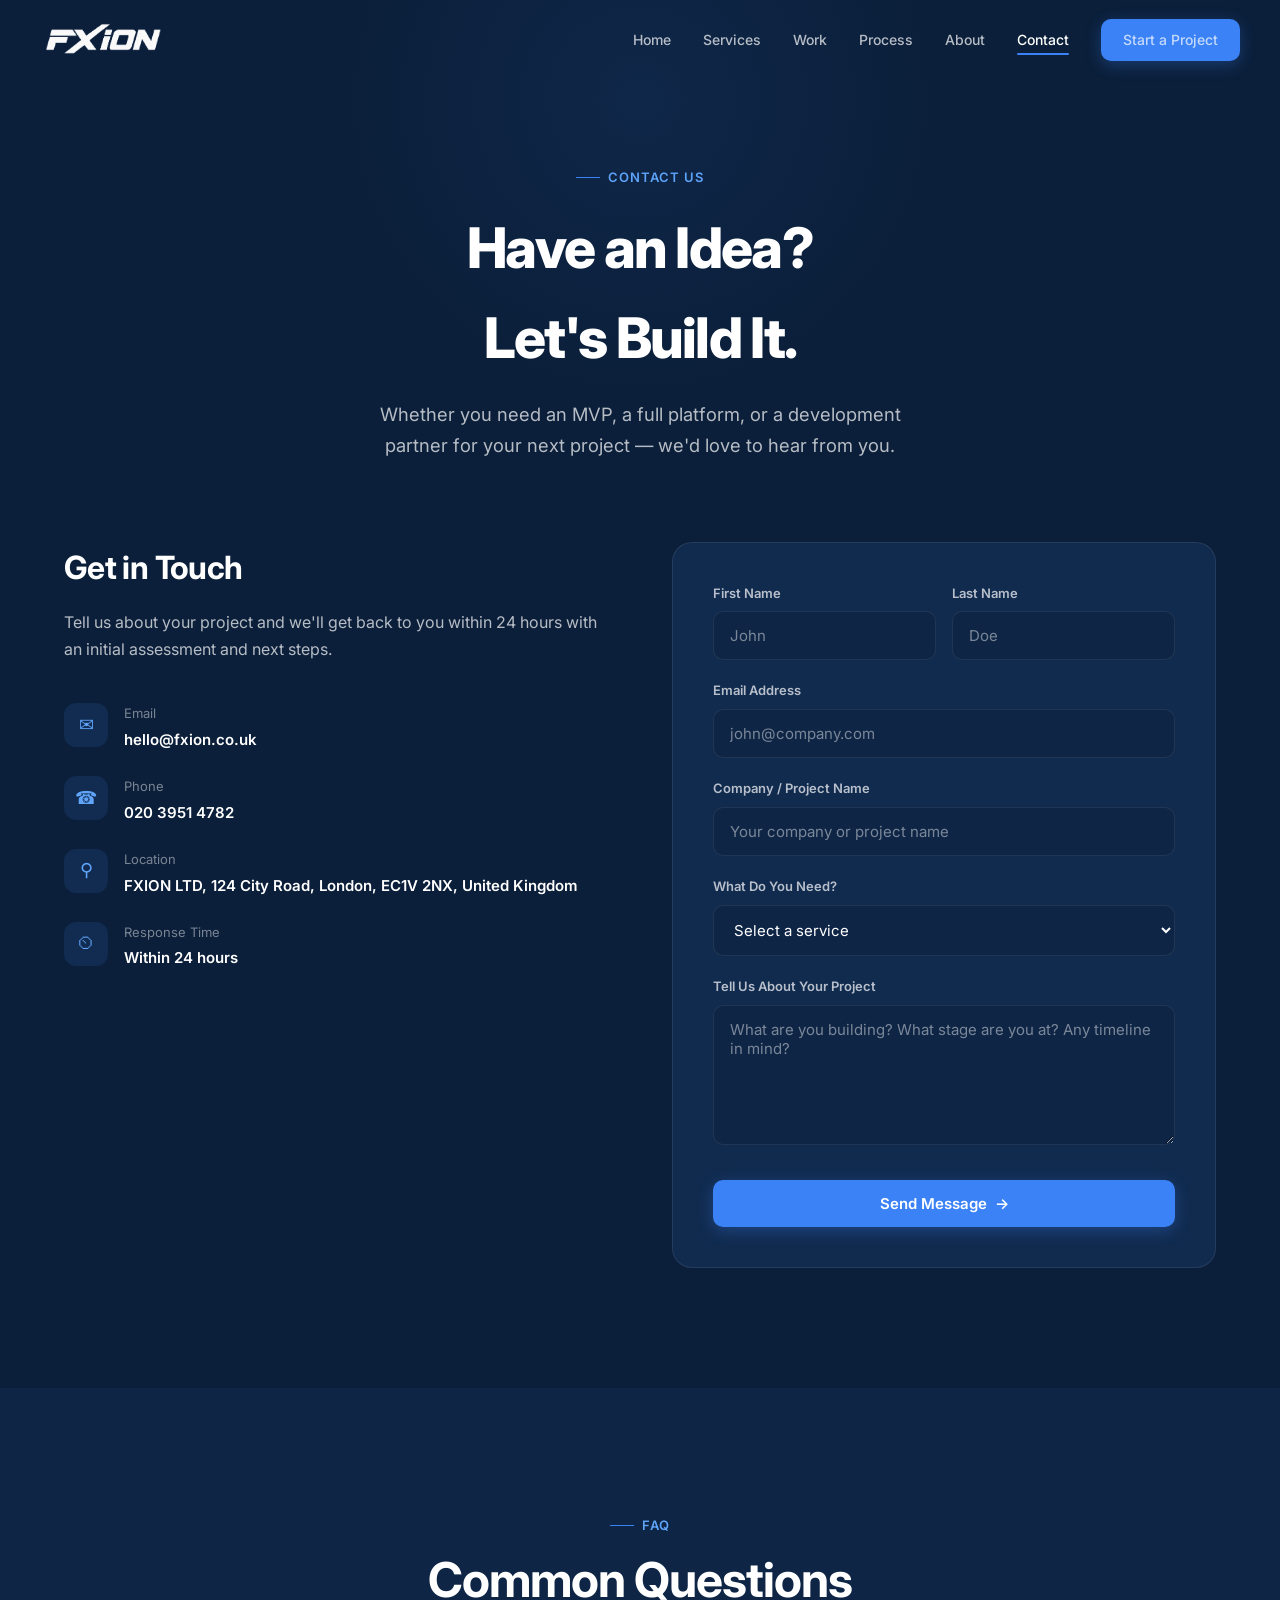
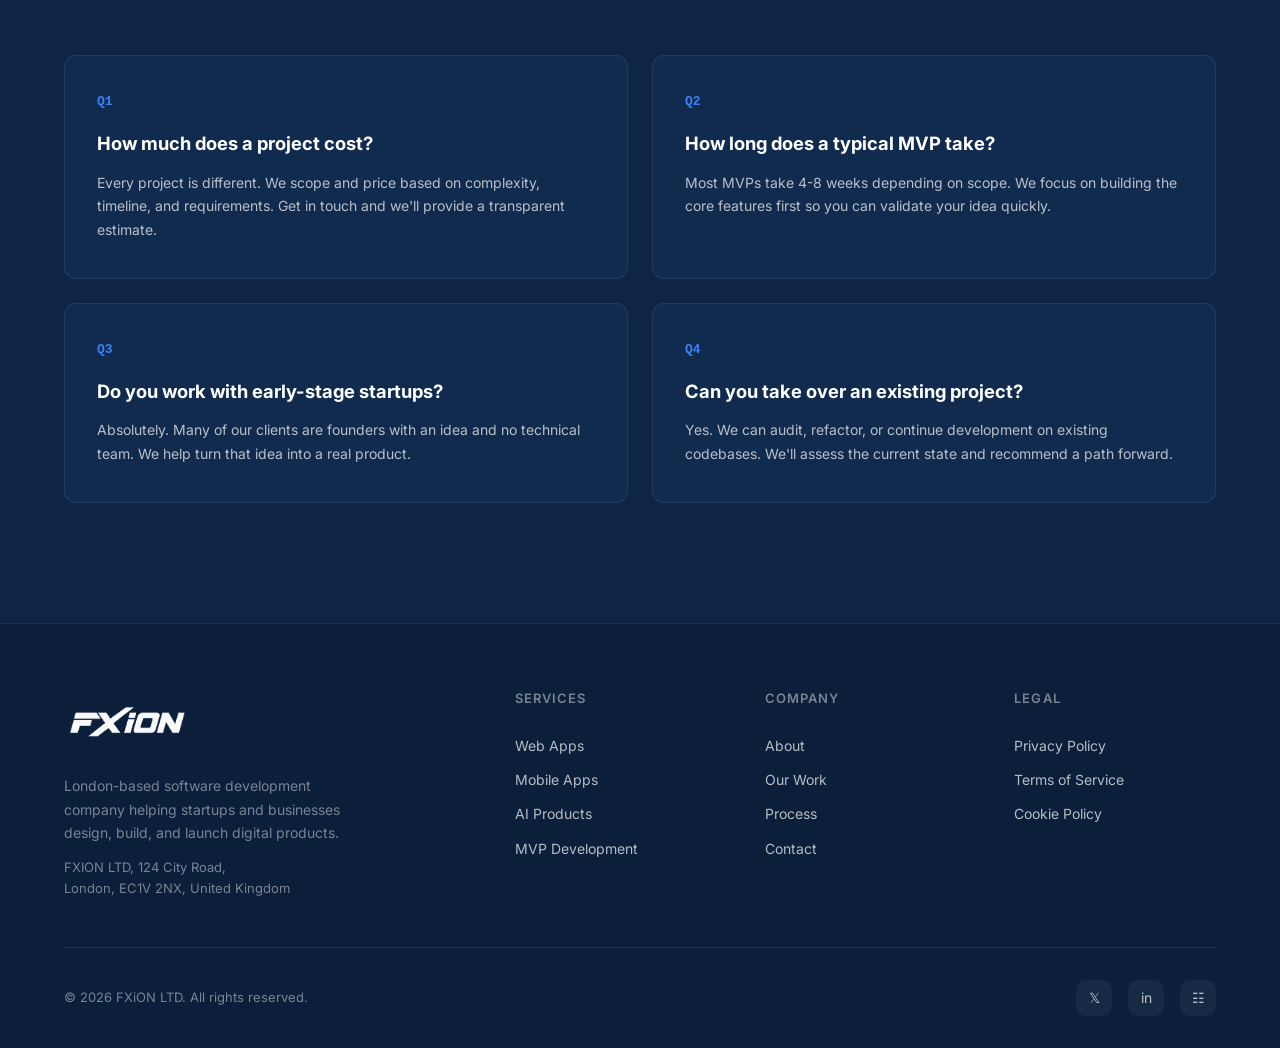
<file: contact.html>
<!DOCTYPE html>
<html lang="en">
<head>
  <meta charset="UTF-8">
  <meta name="viewport" content="width=device-width, initial-scale=1.0">
  <title>Contact — FXiON LTD</title>
  <meta name="description" content="Get in touch with FXiON LTD. Start a project, request a quote, or just say hello.">
  <link rel="preconnect" href="https://fonts.googleapis.com">
  <link rel="preconnect" href="https://fonts.gstatic.com" crossorigin>
  <link href="https://fonts.googleapis.com/css2?family=Inter:wght@400;500;600;700;800&display=swap" rel="stylesheet">
  <link rel="stylesheet" href="styles.css">
  <link rel="icon" type="image/png" sizes="32x32" href="favicon-32.png">
  <link rel="icon" type="image/png" sizes="16x16" href="favicon-16.png">
  <link rel="apple-touch-icon" sizes="180x180" href="apple-touch-icon.png">
</head>
<body>

  <!-- ===== Navigation ===== -->
  <nav class="nav" role="navigation">
    <div class="nav-inner">
      <a href="index.html" class="nav-logo">
        <img src="logo.png" alt="FXiON">
      </a>
      <div class="nav-links">
        <a href="index.html">Home</a>
        <a href="index.html#services">Services</a>
        <a href="index.html#work">Work</a>
        <a href="index.html#process">Process</a>
        <a href="about.html">About</a>
        <a href="contact.html" class="active">Contact</a>
        <a href="contact.html" class="btn btn-primary nav-cta">Start a Project</a>
      </div>
      <button class="nav-mobile-toggle" aria-label="Toggle menu" aria-expanded="false">
        <span></span><span></span><span></span>
      </button>
    </div>
    <div class="nav-mobile-menu">
      <a href="index.html">Home</a>
      <a href="index.html#services">Services</a>
      <a href="index.html#work">Work</a>
      <a href="index.html#process">Process</a>
      <a href="about.html">About</a>
      <a href="contact.html">Contact</a>
      <a href="contact.html" class="btn btn-primary" style="margin-top:16px;text-align:center;">Start a Project</a>
    </div>
  </nav>

  <!-- ===== Page Header ===== -->
  <section class="page-header">
    <div class="container">
      <span class="section-label">Contact Us</span>
      <h1>Have an Idea?<br>Let's Build It.</h1>
      <p>Whether you need an MVP, a full platform, or a development partner for your next project — we'd love to hear from you.</p>
    </div>
  </section>

  <!-- ===== Contact Section ===== -->
  <section class="section" style="padding-top:0;">
    <div class="container">
      <div class="contact-grid">
        <div class="contact-info reveal">
          <h2>Get in Touch</h2>
          <p>Tell us about your project and we'll get back to you within 24 hours with an initial assessment and next steps.</p>
          <div class="contact-methods">
            <div class="contact-method">
              <div class="contact-method-icon">&#9993;</div>
              <div>
                <div class="contact-method-label">Email</div>
                <div class="contact-method-value"><a href="mailto:hello@fxion.co.uk">hello@fxion.co.uk</a></div>
              </div>
            </div>
            <div class="contact-method">
              <div class="contact-method-icon">&#9742;</div>
              <div>
                <div class="contact-method-label">Phone</div>
                <div class="contact-method-value"><a href="tel:+442039514782" style="color:inherit;text-decoration:none;">020 3951 4782</a></div>
              </div>
            </div>
            <div class="contact-method">
              <div class="contact-method-icon">&#9906;</div>
              <div>
                <div class="contact-method-label">Location</div>
                <div class="contact-method-value">FXION LTD, 124 City Road, London, EC1V 2NX, United Kingdom</div>
              </div>
            </div>
            <div class="contact-method">
              <div class="contact-method-icon">&#9202;</div>
              <div>
                <div class="contact-method-label">Response Time</div>
                <div class="contact-method-value">Within 24 hours</div>
              </div>
            </div>
          </div>
        </div>
        <form class="contact-form reveal" id="contact-form">
          <input type="hidden" name="access_key" value="2a4315f1-0f9c-471f-8b63-2d74e7ab775a">
          <input type="hidden" name="subject" value="New enquiry from fxion.co.uk">
          <input type="hidden" name="from_name" value="Fxion Website">
          <input type="checkbox" name="botcheck" style="display: none;">
          <div class="form-row">
            <div class="form-group">
              <label for="first-name">First Name</label>
              <input type="text" id="first-name" name="first_name" placeholder="John" required>
            </div>
            <div class="form-group">
              <label for="last-name">Last Name</label>
              <input type="text" id="last-name" name="last_name" placeholder="Doe" required>
            </div>
          </div>
          <div class="form-group">
            <label for="email">Email Address</label>
            <input type="email" id="email" name="email" placeholder="john@company.com" required>
          </div>
          <div class="form-group">
            <label for="company">Company / Project Name</label>
            <input type="text" id="company" name="company" placeholder="Your company or project name">
          </div>
          <div class="form-group">
            <label for="service">What Do You Need?</label>
            <select id="service" name="service" required>
              <option value="" disabled selected>Select a service</option>
              <option value="MVP Development">MVP Development</option>
              <option value="Web App Development">Web App Development</option>
              <option value="Mobile App Development">Mobile App Development</option>
              <option value="AI Product Development">AI Product Development</option>
              <option value="UI/UX Design">UI/UX Design</option>
              <option value="Business Automation">Business Automation</option>
              <option value="Other / General Enquiry">Other / General Enquiry</option>
            </select>
          </div>
          <div class="form-group">
            <label for="message">Tell Us About Your Project</label>
            <textarea id="message" name="message" placeholder="What are you building? What stage are you at? Any timeline in mind?" required></textarea>
          </div>
          <button type="submit" class="btn btn-primary form-submit">
            Send Message <span class="btn-arrow">&rarr;</span>
          </button>
        </form>
      </div>
    </div>
  </section>

  <!-- ===== FAQ ===== -->
  <section class="section" style="background: var(--bg-secondary);">
    <div class="container">
      <div class="section-center reveal">
        <span class="section-label">FAQ</span>
        <h2 class="section-title">Common Questions</h2>
      </div>
      <div class="values-grid" style="margin-top:48px;">
        <div class="value-card reveal">
          <div class="value-card-number">Q1</div>
          <h3>How much does a project cost?</h3>
          <p>Every project is different. We scope and price based on complexity, timeline, and requirements. Get in touch and we'll provide a transparent estimate.</p>
        </div>
        <div class="value-card reveal">
          <div class="value-card-number">Q2</div>
          <h3>How long does a typical MVP take?</h3>
          <p>Most MVPs take 4-8 weeks depending on scope. We focus on building the core features first so you can validate your idea quickly.</p>
        </div>
        <div class="value-card reveal">
          <div class="value-card-number">Q3</div>
          <h3>Do you work with early-stage startups?</h3>
          <p>Absolutely. Many of our clients are founders with an idea and no technical team. We help turn that idea into a real product.</p>
        </div>
        <div class="value-card reveal">
          <div class="value-card-number">Q4</div>
          <h3>Can you take over an existing project?</h3>
          <p>Yes. We can audit, refactor, or continue development on existing codebases. We'll assess the current state and recommend a path forward.</p>
        </div>
      </div>
    </div>
  </section>

  <!-- ===== Footer ===== -->
  <footer class="footer">
    <div class="container">
      <div class="footer-grid">
        <div class="footer-brand">
          <a href="index.html" class="nav-logo">
            <img src="logo.png" alt="FXiON">
          </a>
          <p>London-based software development company helping startups and businesses design, build, and launch digital products.</p>
          <address class="footer-address">
            FXION LTD, 124 City Road,<br>
            London, EC1V 2NX, United Kingdom
          </address>
        </div>
        <div class="footer-col">
          <h4>Services</h4>
          <a href="index.html#services">Web Apps</a>
          <a href="index.html#services">Mobile Apps</a>
          <a href="index.html#services">AI Products</a>
          <a href="index.html#services">MVP Development</a>
        </div>
        <div class="footer-col">
          <h4>Company</h4>
          <a href="about.html">About</a>
          <a href="index.html#work">Our Work</a>
          <a href="index.html#process">Process</a>
          <a href="contact.html">Contact</a>
        </div>
        <div class="footer-col">
          <h4>Legal</h4>
          <a href="privacy.html">Privacy Policy</a>
          <a href="#">Terms of Service</a>
          <a href="#">Cookie Policy</a>
        </div>
      </div>
      <div class="footer-bottom">
        <span>&copy; 2026 FXiON LTD. All rights reserved.</span>
        <div class="footer-social">
          <a href="#" aria-label="Twitter">&#120143;</a>
          <a href="https://www.linkedin.com/company/121404183/" aria-label="LinkedIn" target="_blank" rel="noopener">in</a>
          <a href="#" aria-label="GitHub">&#9783;</a>
        </div>
      </div>
    </div>
  </footer>

  <script src="script.js"></script>
</body>
</html>
</file>
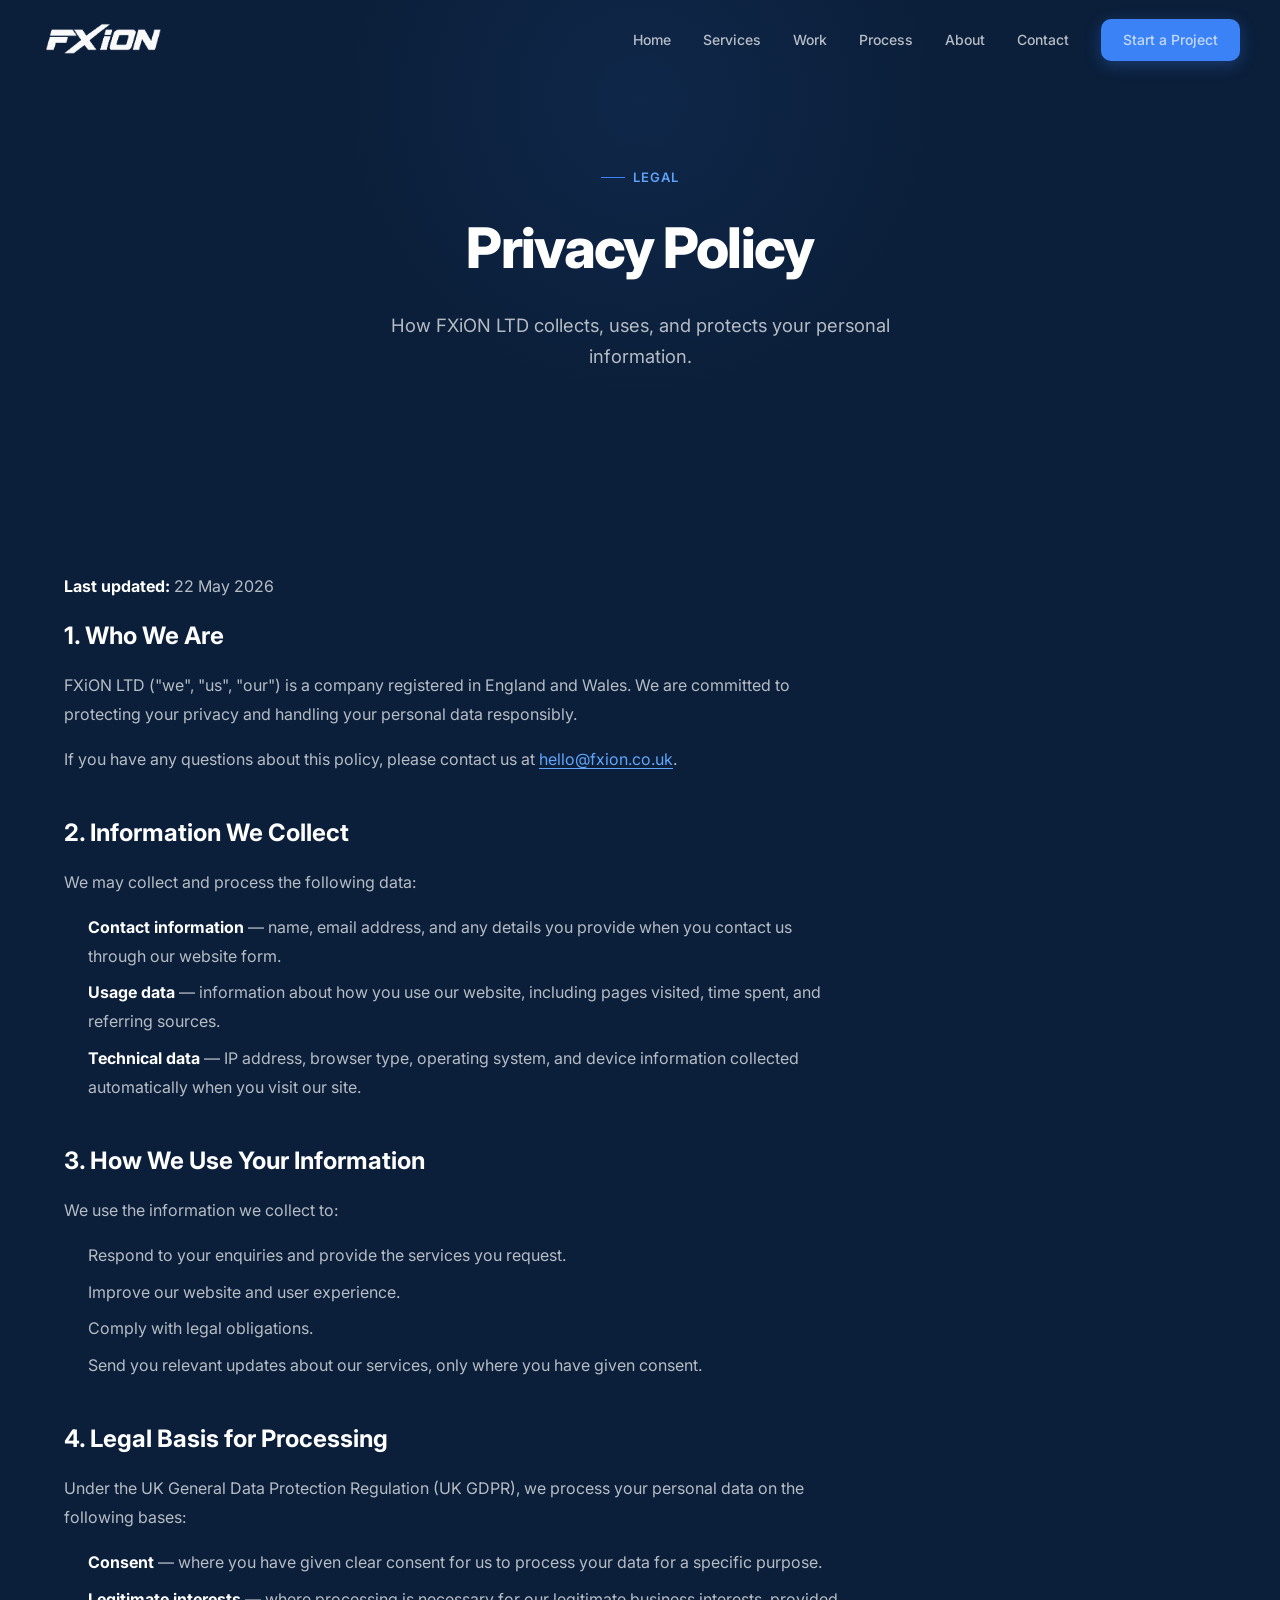
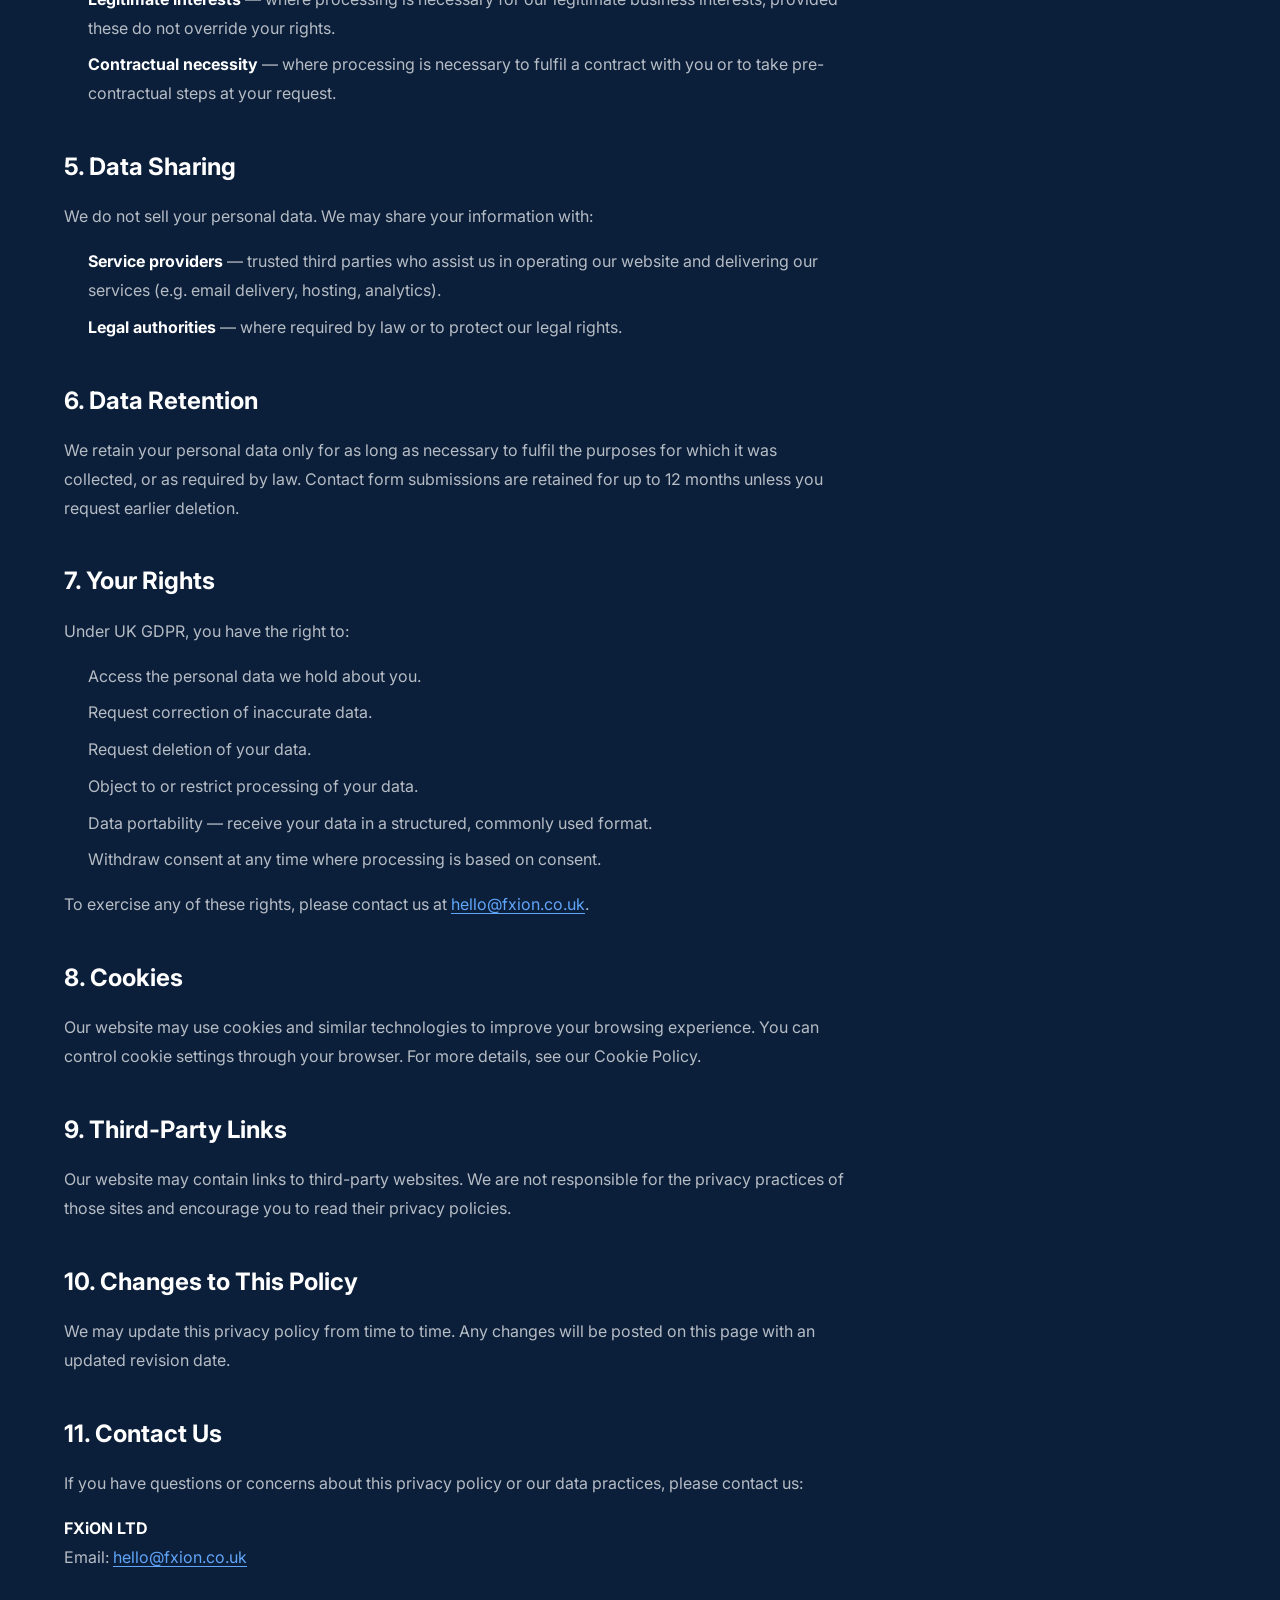
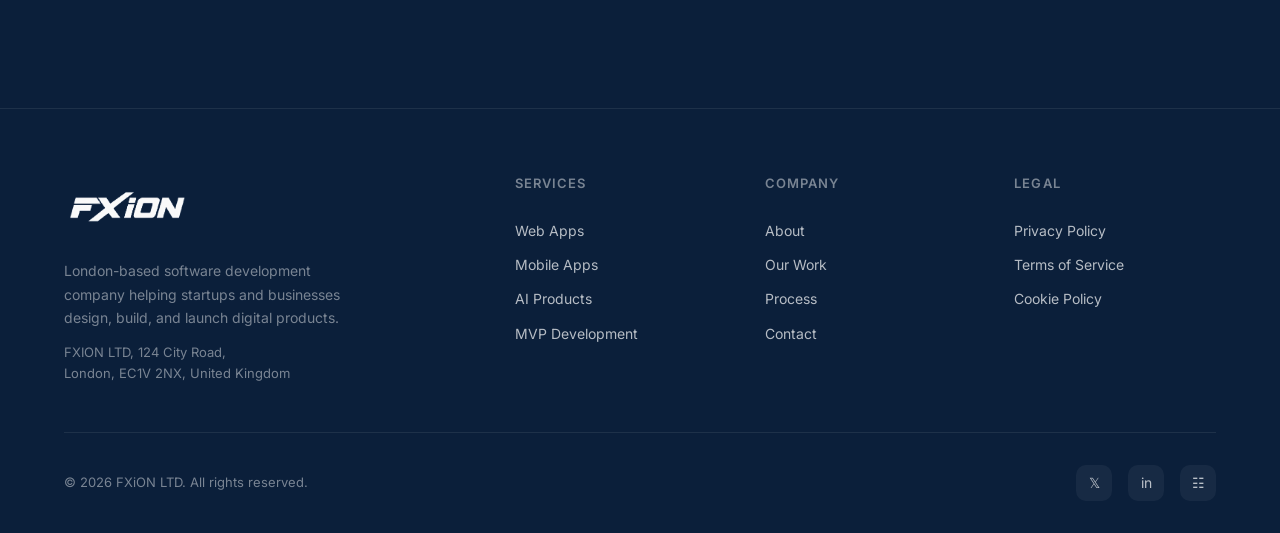
<file: privacy.html>
<!DOCTYPE html>
<html lang="en">
<head>
  <meta charset="UTF-8">
  <meta name="viewport" content="width=device-width, initial-scale=1.0">
  <title>Privacy Policy — FXiON LTD</title>
  <meta name="description" content="Privacy Policy for FXiON LTD — how we collect, use, and protect your personal data.">
  <link rel="preconnect" href="https://fonts.googleapis.com">
  <link rel="preconnect" href="https://fonts.gstatic.com" crossorigin>
  <link href="https://fonts.googleapis.com/css2?family=Inter:wght@400;500;600;700;800&display=swap" rel="stylesheet">
  <link rel="stylesheet" href="styles.css">
  <link rel="icon" type="image/png" sizes="32x32" href="favicon-32.png">
  <link rel="icon" type="image/png" sizes="16x16" href="favicon-16.png">
  <link rel="apple-touch-icon" sizes="180x180" href="apple-touch-icon.png">
</head>
<body>

  <!-- ===== Navigation ===== -->
  <nav class="nav" role="navigation">
    <div class="nav-inner">
      <a href="index.html" class="nav-logo">
        <img src="logo.png" alt="FXiON">
      </a>
      <div class="nav-links">
        <a href="index.html">Home</a>
        <a href="index.html#services">Services</a>
        <a href="index.html#work">Work</a>
        <a href="index.html#process">Process</a>
        <a href="about.html">About</a>
        <a href="contact.html">Contact</a>
        <a href="contact.html" class="btn btn-primary nav-cta">Start a Project</a>
      </div>
      <button class="nav-mobile-toggle" aria-label="Toggle menu" aria-expanded="false">
        <span></span><span></span><span></span>
      </button>
    </div>
    <div class="nav-mobile-menu">
      <a href="index.html">Home</a>
      <a href="index.html#services">Services</a>
      <a href="index.html#work">Work</a>
      <a href="index.html#process">Process</a>
      <a href="about.html">About</a>
      <a href="contact.html">Contact</a>
      <a href="contact.html" class="btn btn-primary" style="margin-top:16px;text-align:center;">Start a Project</a>
    </div>
  </nav>

  <!-- ===== Page Header ===== -->
  <section class="page-header">
    <div class="container">
      <span class="section-label">Legal</span>
      <h1>Privacy Policy</h1>
      <p>How FXiON LTD collects, uses, and protects your personal information.</p>
    </div>
  </section>

  <!-- ===== Privacy Content ===== -->
  <section class="section">
    <div class="container">
      <div class="legal-content">
        <p><strong>Last updated:</strong> 22 May 2026</p>
        <h2>1. Who We Are</h2>
        <p>FXiON LTD ("we", "us", "our") is a company registered in England and Wales. We are committed to protecting your privacy and handling your personal data responsibly.</p>
        <p>If you have any questions about this policy, please contact us at <a href="mailto:hello@fxion.co.uk">hello@fxion.co.uk</a>.</p>

        <h2>2. Information We Collect</h2>
        <p>We may collect and process the following data:</p>
        <ul>
          <li><strong>Contact information</strong> — name, email address, and any details you provide when you contact us through our website form.</li>
          <li><strong>Usage data</strong> — information about how you use our website, including pages visited, time spent, and referring sources.</li>
          <li><strong>Technical data</strong> — IP address, browser type, operating system, and device information collected automatically when you visit our site.</li>
        </ul>

        <h2>3. How We Use Your Information</h2>
        <p>We use the information we collect to:</p>
        <ul>
          <li>Respond to your enquiries and provide the services you request.</li>
          <li>Improve our website and user experience.</li>
          <li>Comply with legal obligations.</li>
          <li>Send you relevant updates about our services, only where you have given consent.</li>
        </ul>

        <h2>4. Legal Basis for Processing</h2>
        <p>Under the UK General Data Protection Regulation (UK GDPR), we process your personal data on the following bases:</p>
        <ul>
          <li><strong>Consent</strong> — where you have given clear consent for us to process your data for a specific purpose.</li>
          <li><strong>Legitimate interests</strong> — where processing is necessary for our legitimate business interests, provided these do not override your rights.</li>
          <li><strong>Contractual necessity</strong> — where processing is necessary to fulfil a contract with you or to take pre-contractual steps at your request.</li>
        </ul>

        <h2>5. Data Sharing</h2>
        <p>We do not sell your personal data. We may share your information with:</p>
        <ul>
          <li><strong>Service providers</strong> — trusted third parties who assist us in operating our website and delivering our services (e.g. email delivery, hosting, analytics).</li>
          <li><strong>Legal authorities</strong> — where required by law or to protect our legal rights.</li>
        </ul>

        <h2>6. Data Retention</h2>
        <p>We retain your personal data only for as long as necessary to fulfil the purposes for which it was collected, or as required by law. Contact form submissions are retained for up to 12 months unless you request earlier deletion.</p>

        <h2>7. Your Rights</h2>
        <p>Under UK GDPR, you have the right to:</p>
        <ul>
          <li>Access the personal data we hold about you.</li>
          <li>Request correction of inaccurate data.</li>
          <li>Request deletion of your data.</li>
          <li>Object to or restrict processing of your data.</li>
          <li>Data portability — receive your data in a structured, commonly used format.</li>
          <li>Withdraw consent at any time where processing is based on consent.</li>
        </ul>
        <p>To exercise any of these rights, please contact us at <a href="mailto:hello@fxion.co.uk">hello@fxion.co.uk</a>.</p>

        <h2>8. Cookies</h2>
        <p>Our website may use cookies and similar technologies to improve your browsing experience. You can control cookie settings through your browser. For more details, see our Cookie Policy.</p>

        <h2>9. Third-Party Links</h2>
        <p>Our website may contain links to third-party websites. We are not responsible for the privacy practices of those sites and encourage you to read their privacy policies.</p>

        <h2>10. Changes to This Policy</h2>
        <p>We may update this privacy policy from time to time. Any changes will be posted on this page with an updated revision date.</p>

        <h2>11. Contact Us</h2>
        <p>If you have questions or concerns about this privacy policy or our data practices, please contact us:</p>
        <p><strong>FXiON LTD</strong><br>
        Email: <a href="mailto:hello@fxion.co.uk">hello@fxion.co.uk</a></p>
      </div>
    </div>
  </section>

  <!-- ===== Footer ===== -->
  <footer class="footer">
    <div class="container">
      <div class="footer-grid">
        <div class="footer-brand">
          <a href="index.html" class="nav-logo">
            <img src="logo.png" alt="FXiON">
          </a>
          <p>London-based software development company helping startups and businesses design, build, and launch digital products.</p>
          <address class="footer-address">
            FXION LTD, 124 City Road,<br>
            London, EC1V 2NX, United Kingdom
          </address>
        </div>
        <div class="footer-col">
          <h4>Services</h4>
          <a href="index.html#services">Web Apps</a>
          <a href="index.html#services">Mobile Apps</a>
          <a href="index.html#services">AI Products</a>
          <a href="index.html#services">MVP Development</a>
        </div>
        <div class="footer-col">
          <h4>Company</h4>
          <a href="about.html">About</a>
          <a href="index.html#work">Our Work</a>
          <a href="index.html#process">Process</a>
          <a href="contact.html">Contact</a>
        </div>
        <div class="footer-col">
          <h4>Legal</h4>
          <a href="privacy.html">Privacy Policy</a>
          <a href="terms.html">Terms of Service</a>
          <a href="#">Cookie Policy</a>
        </div>
      </div>
      <div class="footer-bottom">
        <span>&copy; 2026 FXiON LTD. All rights reserved.</span>
        <div class="footer-social">
          <a href="#" aria-label="Twitter">&#120143;</a>
          <a href="https://www.linkedin.com/company/121404183/" aria-label="LinkedIn" target="_blank" rel="noopener">in</a>
          <a href="#" aria-label="GitHub">&#9783;</a>
        </div>
      </div>
    </div>
  </footer>

  <script src="script.js"></script>
</body>
</html>
</file>
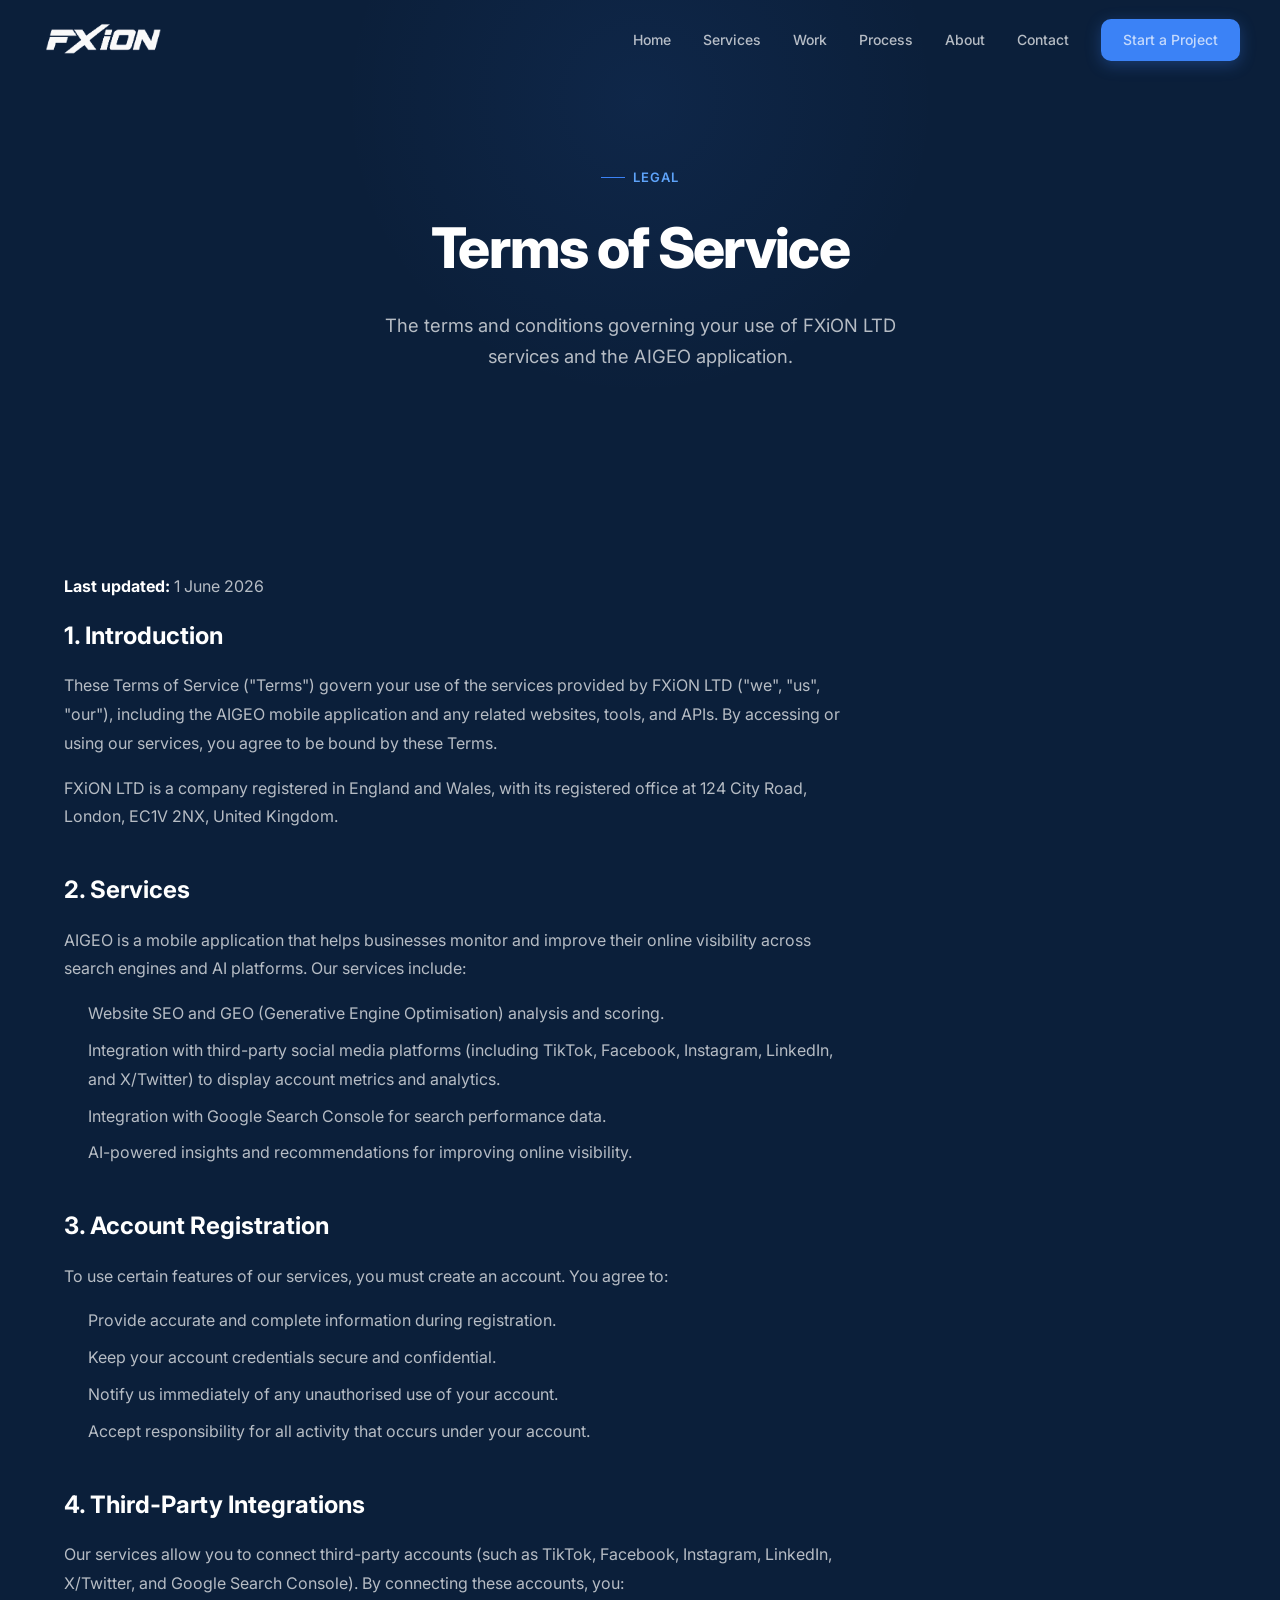
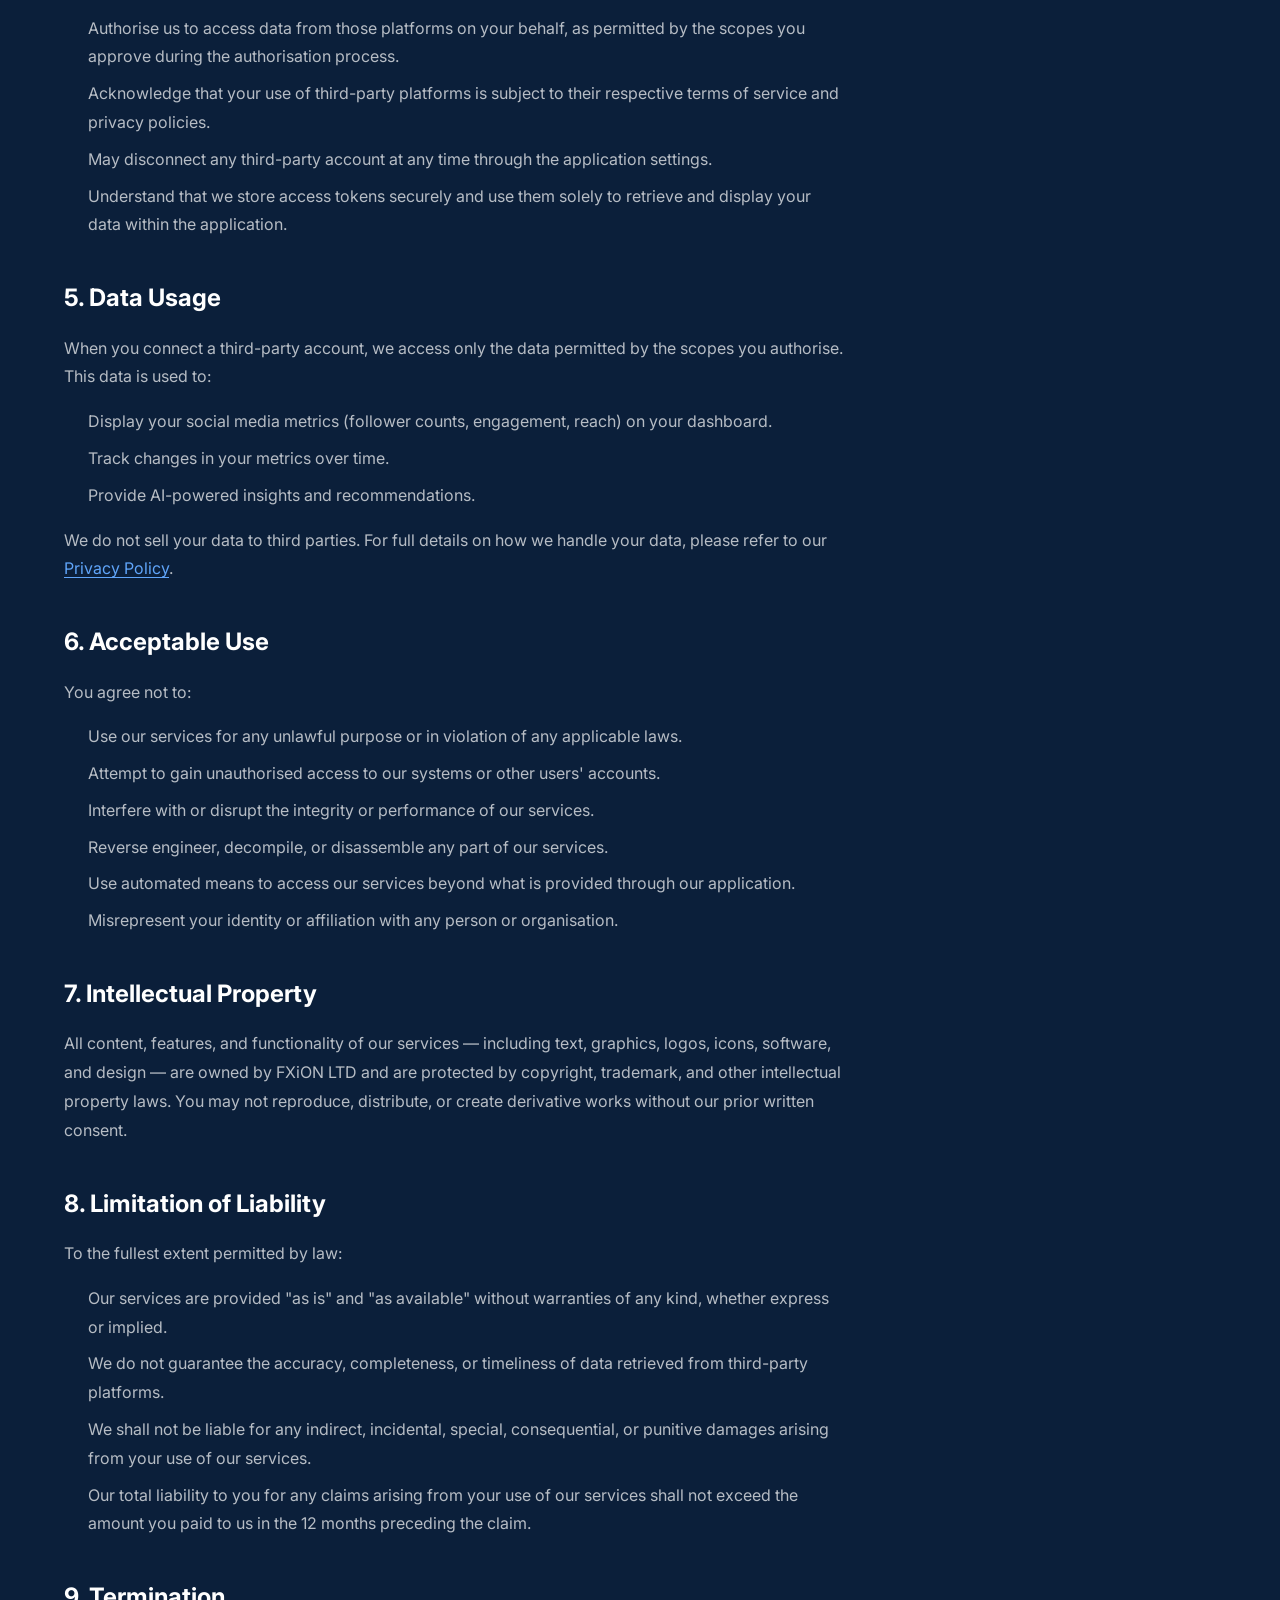
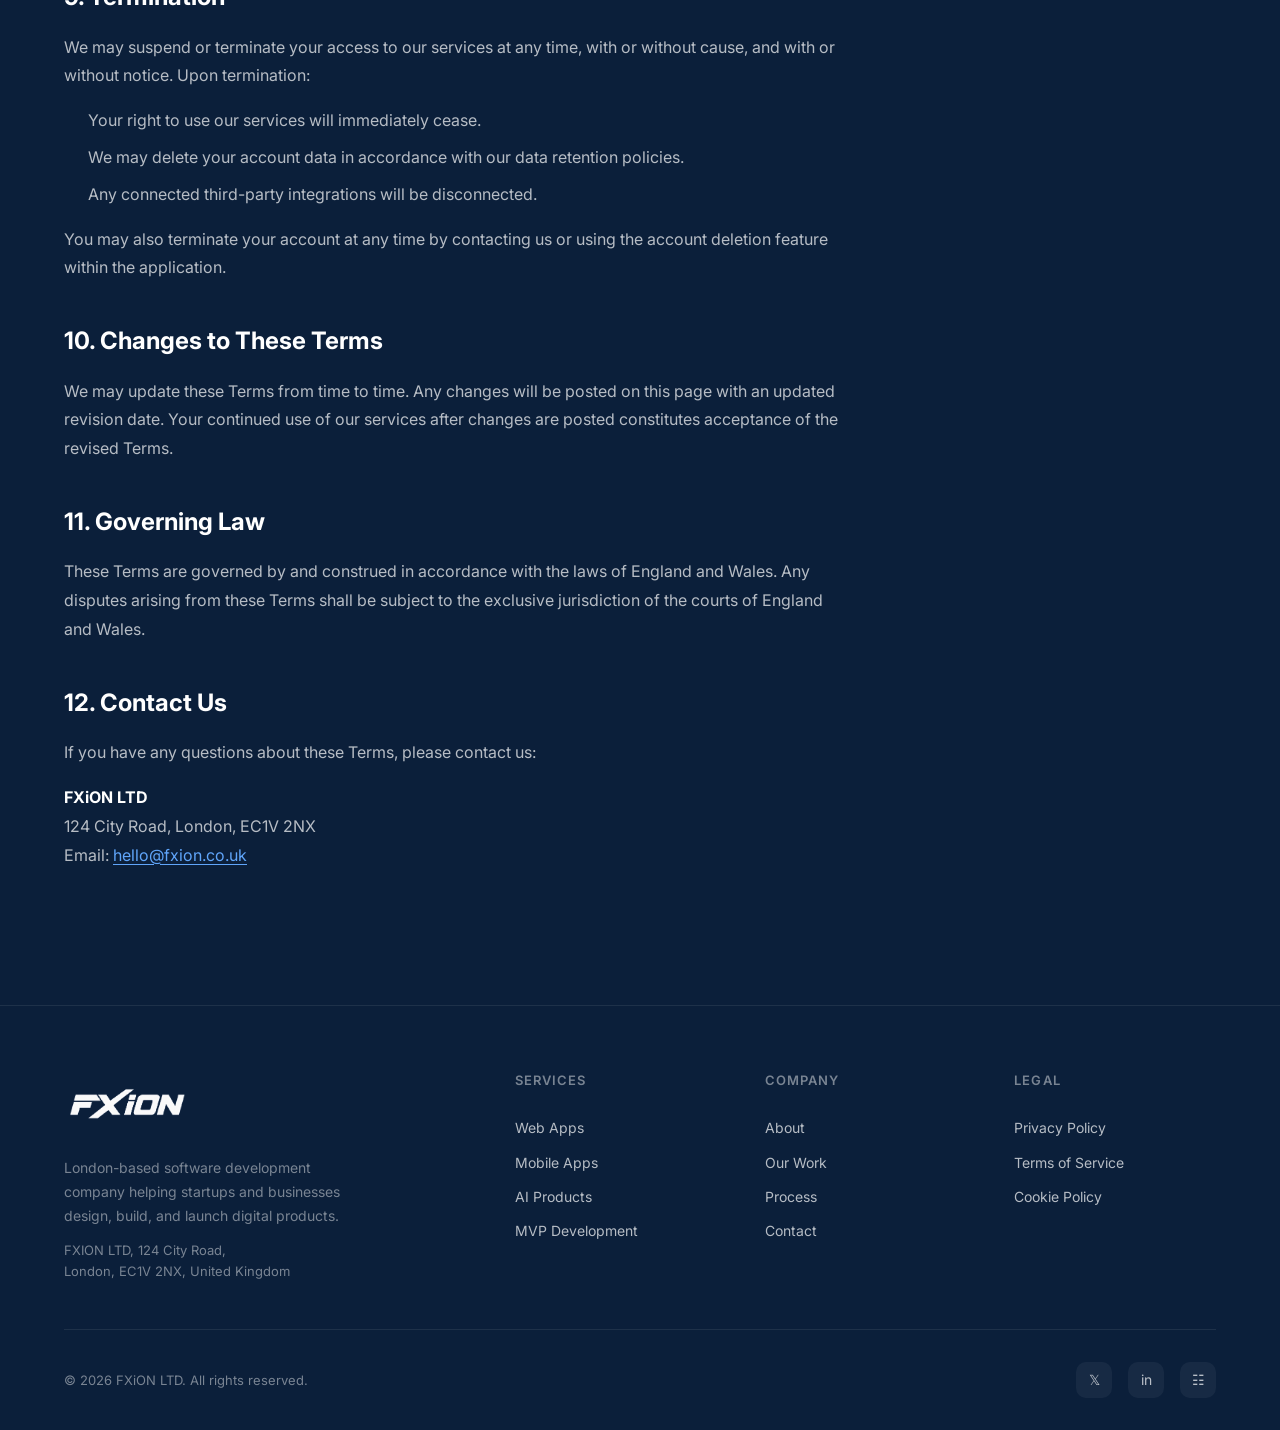
<file: terms.html>
<!DOCTYPE html>
<html lang="en">
<head>
  <meta charset="UTF-8">
  <meta name="viewport" content="width=device-width, initial-scale=1.0">
  <title>Terms of Service — FXiON LTD</title>
  <meta name="description" content="Terms of Service for FXiON LTD and AIGEO — conditions for using our services and applications.">
  <link rel="preconnect" href="https://fonts.googleapis.com">
  <link rel="preconnect" href="https://fonts.gstatic.com" crossorigin>
  <link href="https://fonts.googleapis.com/css2?family=Inter:wght@400;500;600;700;800&display=swap" rel="stylesheet">
  <link rel="stylesheet" href="styles.css">
  <link rel="icon" type="image/png" sizes="32x32" href="favicon-32.png">
  <link rel="icon" type="image/png" sizes="16x16" href="favicon-16.png">
  <link rel="apple-touch-icon" sizes="180x180" href="apple-touch-icon.png">
</head>
<body>

  <!-- ===== Navigation ===== -->
  <nav class="nav" role="navigation">
    <div class="nav-inner">
      <a href="index.html" class="nav-logo">
        <img src="logo.png" alt="FXiON">
      </a>
      <div class="nav-links">
        <a href="index.html">Home</a>
        <a href="index.html#services">Services</a>
        <a href="index.html#work">Work</a>
        <a href="index.html#process">Process</a>
        <a href="about.html">About</a>
        <a href="contact.html">Contact</a>
        <a href="contact.html" class="btn btn-primary nav-cta">Start a Project</a>
      </div>
      <button class="nav-mobile-toggle" aria-label="Toggle menu" aria-expanded="false">
        <span></span><span></span><span></span>
      </button>
    </div>
    <div class="nav-mobile-menu">
      <a href="index.html">Home</a>
      <a href="index.html#services">Services</a>
      <a href="index.html#work">Work</a>
      <a href="index.html#process">Process</a>
      <a href="about.html">About</a>
      <a href="contact.html">Contact</a>
      <a href="contact.html" class="btn btn-primary" style="margin-top:16px;text-align:center;">Start a Project</a>
    </div>
  </nav>

  <!-- ===== Page Header ===== -->
  <section class="page-header">
    <div class="container">
      <span class="section-label">Legal</span>
      <h1>Terms of Service</h1>
      <p>The terms and conditions governing your use of FXiON LTD services and the AIGEO application.</p>
    </div>
  </section>

  <!-- ===== Terms Content ===== -->
  <section class="section">
    <div class="container">
      <div class="legal-content">
        <p><strong>Last updated:</strong> 1 June 2026</p>

        <h2>1. Introduction</h2>
        <p>These Terms of Service ("Terms") govern your use of the services provided by FXiON LTD ("we", "us", "our"), including the AIGEO mobile application and any related websites, tools, and APIs. By accessing or using our services, you agree to be bound by these Terms.</p>
        <p>FXiON LTD is a company registered in England and Wales, with its registered office at 124 City Road, London, EC1V 2NX, United Kingdom.</p>

        <h2>2. Services</h2>
        <p>AIGEO is a mobile application that helps businesses monitor and improve their online visibility across search engines and AI platforms. Our services include:</p>
        <ul>
          <li>Website SEO and GEO (Generative Engine Optimisation) analysis and scoring.</li>
          <li>Integration with third-party social media platforms (including TikTok, Facebook, Instagram, LinkedIn, and X/Twitter) to display account metrics and analytics.</li>
          <li>Integration with Google Search Console for search performance data.</li>
          <li>AI-powered insights and recommendations for improving online visibility.</li>
        </ul>

        <h2>3. Account Registration</h2>
        <p>To use certain features of our services, you must create an account. You agree to:</p>
        <ul>
          <li>Provide accurate and complete information during registration.</li>
          <li>Keep your account credentials secure and confidential.</li>
          <li>Notify us immediately of any unauthorised use of your account.</li>
          <li>Accept responsibility for all activity that occurs under your account.</li>
        </ul>

        <h2>4. Third-Party Integrations</h2>
        <p>Our services allow you to connect third-party accounts (such as TikTok, Facebook, Instagram, LinkedIn, X/Twitter, and Google Search Console). By connecting these accounts, you:</p>
        <ul>
          <li>Authorise us to access data from those platforms on your behalf, as permitted by the scopes you approve during the authorisation process.</li>
          <li>Acknowledge that your use of third-party platforms is subject to their respective terms of service and privacy policies.</li>
          <li>May disconnect any third-party account at any time through the application settings.</li>
          <li>Understand that we store access tokens securely and use them solely to retrieve and display your data within the application.</li>
        </ul>

        <h2>5. Data Usage</h2>
        <p>When you connect a third-party account, we access only the data permitted by the scopes you authorise. This data is used to:</p>
        <ul>
          <li>Display your social media metrics (follower counts, engagement, reach) on your dashboard.</li>
          <li>Track changes in your metrics over time.</li>
          <li>Provide AI-powered insights and recommendations.</li>
        </ul>
        <p>We do not sell your data to third parties. For full details on how we handle your data, please refer to our <a href="privacy.html">Privacy Policy</a>.</p>

        <h2>6. Acceptable Use</h2>
        <p>You agree not to:</p>
        <ul>
          <li>Use our services for any unlawful purpose or in violation of any applicable laws.</li>
          <li>Attempt to gain unauthorised access to our systems or other users' accounts.</li>
          <li>Interfere with or disrupt the integrity or performance of our services.</li>
          <li>Reverse engineer, decompile, or disassemble any part of our services.</li>
          <li>Use automated means to access our services beyond what is provided through our application.</li>
          <li>Misrepresent your identity or affiliation with any person or organisation.</li>
        </ul>

        <h2>7. Intellectual Property</h2>
        <p>All content, features, and functionality of our services — including text, graphics, logos, icons, software, and design — are owned by FXiON LTD and are protected by copyright, trademark, and other intellectual property laws. You may not reproduce, distribute, or create derivative works without our prior written consent.</p>

        <h2>8. Limitation of Liability</h2>
        <p>To the fullest extent permitted by law:</p>
        <ul>
          <li>Our services are provided "as is" and "as available" without warranties of any kind, whether express or implied.</li>
          <li>We do not guarantee the accuracy, completeness, or timeliness of data retrieved from third-party platforms.</li>
          <li>We shall not be liable for any indirect, incidental, special, consequential, or punitive damages arising from your use of our services.</li>
          <li>Our total liability to you for any claims arising from your use of our services shall not exceed the amount you paid to us in the 12 months preceding the claim.</li>
        </ul>

        <h2>9. Termination</h2>
        <p>We may suspend or terminate your access to our services at any time, with or without cause, and with or without notice. Upon termination:</p>
        <ul>
          <li>Your right to use our services will immediately cease.</li>
          <li>We may delete your account data in accordance with our data retention policies.</li>
          <li>Any connected third-party integrations will be disconnected.</li>
        </ul>
        <p>You may also terminate your account at any time by contacting us or using the account deletion feature within the application.</p>

        <h2>10. Changes to These Terms</h2>
        <p>We may update these Terms from time to time. Any changes will be posted on this page with an updated revision date. Your continued use of our services after changes are posted constitutes acceptance of the revised Terms.</p>

        <h2>11. Governing Law</h2>
        <p>These Terms are governed by and construed in accordance with the laws of England and Wales. Any disputes arising from these Terms shall be subject to the exclusive jurisdiction of the courts of England and Wales.</p>

        <h2>12. Contact Us</h2>
        <p>If you have any questions about these Terms, please contact us:</p>
        <p><strong>FXiON LTD</strong><br>
        124 City Road, London, EC1V 2NX<br>
        Email: <a href="mailto:hello@fxion.co.uk">hello@fxion.co.uk</a></p>
      </div>
    </div>
  </section>

  <!-- ===== Footer ===== -->
  <footer class="footer">
    <div class="container">
      <div class="footer-grid">
        <div class="footer-brand">
          <a href="index.html" class="nav-logo">
            <img src="logo.png" alt="FXiON">
          </a>
          <p>London-based software development company helping startups and businesses design, build, and launch digital products.</p>
          <address class="footer-address">
            FXION LTD, 124 City Road,<br>
            London, EC1V 2NX, United Kingdom
          </address>
        </div>
        <div class="footer-col">
          <h4>Services</h4>
          <a href="index.html#services">Web Apps</a>
          <a href="index.html#services">Mobile Apps</a>
          <a href="index.html#services">AI Products</a>
          <a href="index.html#services">MVP Development</a>
        </div>
        <div class="footer-col">
          <h4>Company</h4>
          <a href="about.html">About</a>
          <a href="index.html#work">Our Work</a>
          <a href="index.html#process">Process</a>
          <a href="contact.html">Contact</a>
        </div>
        <div class="footer-col">
          <h4>Legal</h4>
          <a href="privacy.html">Privacy Policy</a>
          <a href="terms.html">Terms of Service</a>
          <a href="#">Cookie Policy</a>
        </div>
      </div>
      <div class="footer-bottom">
        <span>&copy; 2026 FXiON LTD. All rights reserved.</span>
        <div class="footer-social">
          <a href="#" aria-label="Twitter">&#120143;</a>
          <a href="https://www.linkedin.com/company/121404183/" aria-label="LinkedIn" target="_blank" rel="noopener">in</a>
          <a href="#" aria-label="GitHub">&#9783;</a>
        </div>
      </div>
    </div>
  </footer>

  <script src="script.js"></script>
</body>
</html>
</file>
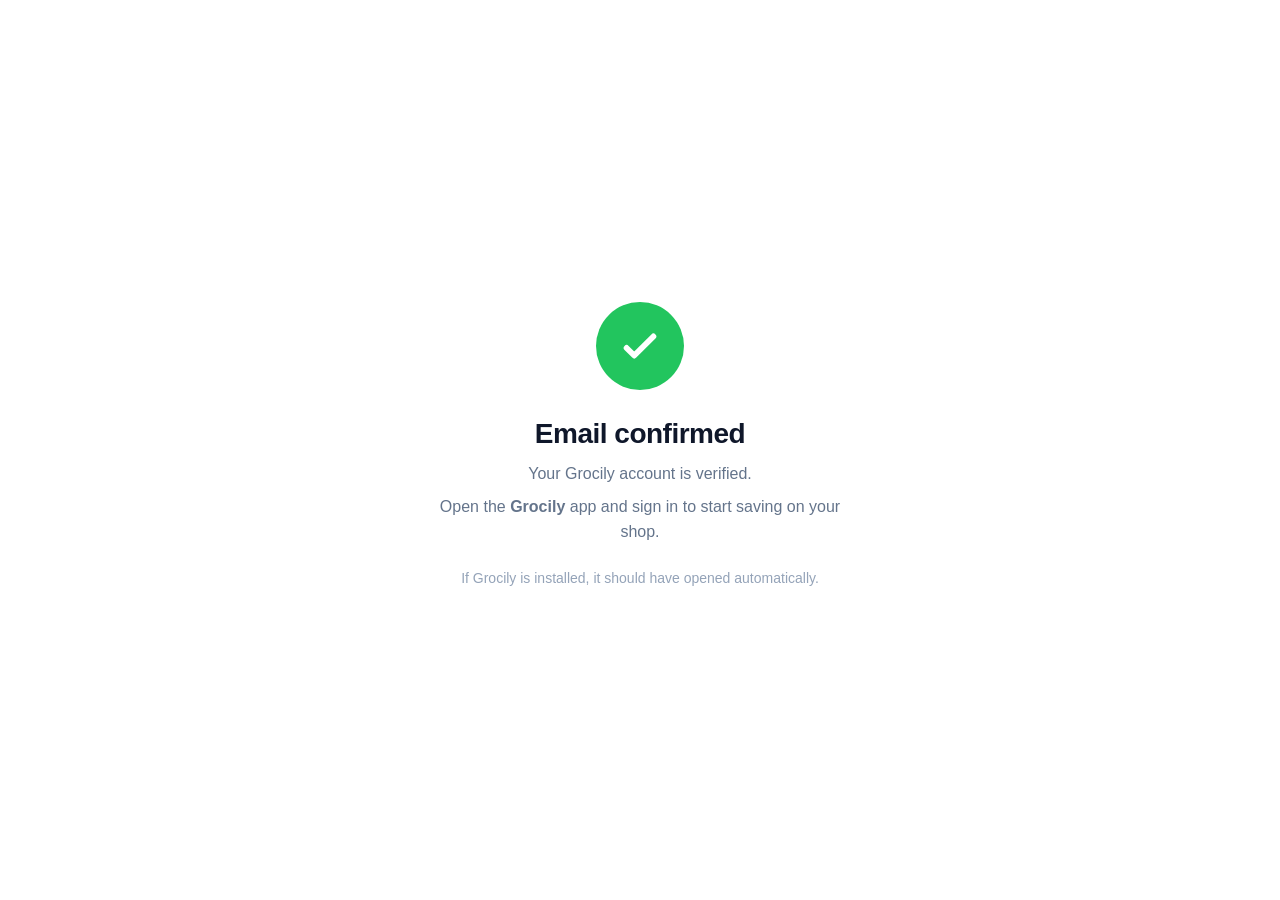
<file: auth/callback.html>
<!DOCTYPE html>
<html lang="en">
<head>
  <meta charset="UTF-8" />
  <meta name="viewport" content="width=device-width, initial-scale=1.0" />
  <meta name="robots" content="noindex" />
  <title>Email Confirmed — Grocily</title>
  <style>
    * { box-sizing: border-box; }
    body {
      margin: 0;
      font-family: -apple-system, BlinkMacSystemFont, 'Segoe UI', Roboto, Helvetica, Arial, sans-serif;
      background: #ffffff;
      color: #0F172A;
      display: flex;
      min-height: 100vh;
      align-items: center;
      justify-content: center;
      padding: 24px;
    }
    .card { max-width: 420px; text-align: center; }
    .badge {
      width: 88px; height: 88px; border-radius: 50%;
      background: #22C55E;
      display: flex; align-items: center; justify-content: center;
      margin: 0 auto 28px;
    }
    .badge svg { width: 46px; height: 46px; }
    h1 { font-size: 28px; font-weight: 800; margin: 0 0 12px; letter-spacing: -0.5px; }
    p { font-size: 16px; line-height: 1.55; color: #64748B; margin: 0 0 8px; }
    .hint { font-size: 14px; color: #94A3B8; margin-top: 24px; }
  </style>
</head>
<body>
  <main class="card">
    <div class="badge">
      <svg viewBox="0 0 24 24" fill="none">
        <path d="M5 13l4 4L19 7" stroke="#fff" stroke-width="3" stroke-linecap="round" stroke-linejoin="round"/>
      </svg>
    </div>
    <h1>Email confirmed</h1>
    <p>Your Grocily account is verified.</p>
    <p>Open the <strong>Grocily</strong> app and sign in to start saving on your shop.</p>
    <p class="hint">If Grocily is installed, it should have opened automatically.</p>
  </main>
</body>
</html>
</file>
<file: styles.css>
/* ========================================
   FXiON LTD — Global Styles
   ======================================== */

*, *::before, *::after {
  margin: 0;
  padding: 0;
  box-sizing: border-box;
}

:root {
  --bg-primary: #0B1F3A;
  --bg-secondary: #0E2545;
  --bg-card: #112B4F;
  --bg-card-hover: #153562;
  --accent: #3B82F6;
  --accent-light: #60A5FA;
  --accent-glow: rgba(59, 130, 246, 0.12);
  --green: #22C55E;
  --green-glow: rgba(34, 197, 94, 0.12);
  --purple: #818CF8;
  --purple-glow: rgba(129, 140, 248, 0.12);
  --text-primary: #FFFFFF;
  --text-secondary: rgba(255, 255, 255, 0.7);
  --text-muted: rgba(255, 255, 255, 0.45);
  --border: rgba(255, 255, 255, 0.08);
  --border-light: rgba(255, 255, 255, 0.12);
  --radius: 12px;
  --radius-lg: 20px;
  --transition: 0.3s cubic-bezier(0.4, 0, 0.2, 1);
  --font: 'Inter', -apple-system, BlinkMacSystemFont, 'Segoe UI', sans-serif;
  --font-mono: 'JetBrains Mono', 'Fira Code', monospace;
}

html {
  scroll-behavior: smooth;
  -webkit-font-smoothing: antialiased;
  -moz-osx-font-smoothing: grayscale;
}

body {
  font-family: var(--font);
  background: var(--bg-primary);
  color: var(--text-primary);
  line-height: 1.6;
  overflow-x: hidden;
}

a { text-decoration: none; color: inherit; }
img { max-width: 100%; display: block; }
ul { list-style: none; }

/* --- Utility --- */
.container {
  max-width: 1200px;
  margin: 0 auto;
  padding: 0 24px;
}

.section {
  padding: 120px 0;
}

.section-label {
  display: inline-flex;
  align-items: center;
  gap: 8px;
  font-size: 13px;
  font-weight: 600;
  letter-spacing: 0.08em;
  text-transform: uppercase;
  color: var(--accent-light);
  margin-bottom: 16px;
}

.section-label::before {
  content: '';
  width: 24px;
  height: 1px;
  background: var(--accent);
}

.section-title {
  font-size: clamp(2rem, 4vw, 3rem);
  font-weight: 700;
  line-height: 1.15;
  letter-spacing: -0.02em;
  margin-bottom: 20px;
}

.section-subtitle {
  font-size: 1.1rem;
  color: var(--text-secondary);
  max-width: 580px;
  line-height: 1.7;
}

.section-center {
  text-align: center;
}

.section-center .section-subtitle {
  margin-left: auto;
  margin-right: auto;
}

/* --- Buttons --- */
.btn {
  display: inline-flex;
  align-items: center;
  gap: 8px;
  padding: 14px 28px;
  border-radius: 10px;
  font-size: 15px;
  font-weight: 600;
  font-family: var(--font);
  cursor: pointer;
  border: none;
  transition: var(--transition);
  white-space: nowrap;
}

.btn-primary {
  background: var(--accent);
  color: #fff;
  box-shadow: 0 4px 16px rgba(59, 130, 246, 0.3);
}

.btn-primary:hover {
  background: #2563EB;
  transform: translateY(-2px);
  box-shadow: 0 0 24px rgba(59, 130, 246, 0.25), 0 8px 24px rgba(59, 130, 246, 0.35);
}

.btn-secondary {
  background: rgba(255, 255, 255, 0.06);
  color: var(--text-primary);
  border: 1px solid var(--border-light);
}

.btn-secondary:hover {
  background: rgba(255, 255, 255, 0.1);
  border-color: rgba(255, 255, 255, 0.2);
  transform: translateY(-2px);
}

.btn-arrow { transition: transform 0.2s; }
.btn:hover .btn-arrow { transform: translateX(3px); }

/* ========================================
   Navigation
   ======================================== */
.nav {
  position: fixed;
  top: 0;
  left: 0;
  right: 0;
  z-index: 1000;
  padding: 0 24px;
  transition: var(--transition);
}

.nav.scrolled {
  background: rgba(11, 31, 58, 0.85);
  backdrop-filter: blur(20px);
  -webkit-backdrop-filter: blur(20px);
  border-bottom: 1px solid var(--border);
}

.nav-inner {
  max-width: 1200px;
  margin: 0 auto;
  display: flex;
  align-items: center;
  justify-content: space-between;
  height: 80px;
}

.nav-logo {
  display: flex;
  align-items: center;
}

.nav-logo img {
  height: 70px;
  width: auto;
}

.nav-links {
  display: flex;
  align-items: center;
  gap: 32px;
}

.nav-links a {
  font-size: 14px;
  font-weight: 500;
  color: var(--text-secondary);
  transition: var(--transition);
  position: relative;
}

.nav-links a:hover,
.nav-links a.active {
  color: var(--text-primary);
}

.nav-links a.active::after {
  content: '';
  position: absolute;
  bottom: -4px;
  left: 0;
  right: 0;
  height: 2px;
  background: var(--accent);
  border-radius: 1px;
}

.nav-cta {
  padding: 10px 22px !important;
  font-size: 14px !important;
}

.nav-mobile-toggle {
  display: none;
  flex-direction: column;
  gap: 5px;
  cursor: pointer;
  padding: 4px;
  background: none;
  border: none;
}

.nav-mobile-toggle span {
  width: 22px;
  height: 2px;
  background: var(--text-primary);
  border-radius: 2px;
  transition: var(--transition);
}

.nav-mobile-menu {
  display: none;
  position: fixed;
  top: 80px;
  left: 0;
  right: 0;
  bottom: 0;
  background: var(--bg-primary);
  padding: 40px 24px;
  flex-direction: column;
  gap: 24px;
  z-index: 999;
}

.nav-mobile-menu.open { display: flex; }

.nav-mobile-menu a {
  font-size: 1.25rem;
  font-weight: 500;
  color: var(--text-secondary);
  padding: 12px 0;
  border-bottom: 1px solid var(--border);
  transition: var(--transition);
}

.nav-mobile-menu a:hover { color: var(--text-primary); }

/* ========================================
   Hero
   ======================================== */
.hero {
  min-height: 100vh;
  display: flex;
  align-items: center;
  position: relative;
  overflow: hidden;
  padding-top: 80px;
}

.hero-bg {
  position: absolute;
  inset: 0;
  overflow: hidden;
  pointer-events: none;
}

.hero-gradient-1 {
  position: absolute;
  width: 800px;
  height: 800px;
  border-radius: 50%;
  background: radial-gradient(circle, rgba(59, 130, 246, 0.12) 0%, transparent 70%);
  top: -200px;
  right: -200px;
  animation: floatGlow 8s ease-in-out infinite;
}

.hero-gradient-2 {
  position: absolute;
  width: 600px;
  height: 600px;
  border-radius: 50%;
  background: radial-gradient(circle, rgba(59, 130, 246, 0.06) 0%, transparent 70%);
  bottom: -100px;
  left: -150px;
  animation: floatGlow 10s ease-in-out infinite reverse;
}

.hero-grid {
  position: absolute;
  inset: 0;
  background-image:
    linear-gradient(rgba(255, 255, 255, 0.02) 1px, transparent 1px),
    linear-gradient(90deg, rgba(255, 255, 255, 0.02) 1px, transparent 1px);
  background-size: 80px 80px;
  mask-image: radial-gradient(ellipse 60% 60% at 50% 40%, black 20%, transparent 70%);
  -webkit-mask-image: radial-gradient(ellipse 60% 60% at 50% 40%, black 20%, transparent 70%);
}

.hero-content {
  position: relative;
  z-index: 1;
  text-align: center;
  max-width: 840px;
  margin: 0 auto;
}

.hero-badge {
  display: inline-flex;
  align-items: center;
  gap: 8px;
  padding: 8px 16px;
  background: rgba(59, 130, 246, 0.1);
  border: 1px solid rgba(59, 130, 246, 0.2);
  border-radius: 100px;
  font-size: 13px;
  font-weight: 500;
  color: var(--accent-light);
  margin-bottom: 32px;
  animation: fadeInUp 0.8s ease both;
}

.hero-badge-dot {
  width: 6px;
  height: 6px;
  background: var(--green);
  border-radius: 50%;
  animation: pulse 2s infinite;
}

.hero h1 {
  font-size: clamp(2.8rem, 7vw, 4.5rem);
  font-weight: 800;
  line-height: 1.08;
  letter-spacing: -0.03em;
  margin-bottom: 24px;
  animation: fadeInUp 0.8s ease 0.1s both;
}

.hero h1 .highlight {
  background: linear-gradient(135deg, var(--accent-light) 0%, var(--accent) 50%, #818CF8 100%);
  -webkit-background-clip: text;
  -webkit-text-fill-color: transparent;
  background-clip: text;
}

.hero-subtitle {
  font-size: clamp(1.05rem, 2vw, 1.2rem);
  color: var(--text-secondary);
  max-width: 620px;
  margin: 0 auto 40px;
  line-height: 1.7;
  animation: fadeInUp 0.8s ease 0.2s both;
}

.hero-actions {
  display: flex;
  align-items: center;
  justify-content: center;
  gap: 16px;
  flex-wrap: wrap;
  animation: fadeInUp 0.8s ease 0.3s both;
}

.hero-clients {
  margin-top: 80px;
  padding-top: 48px;
  border-top: 1px solid var(--border);
  animation: fadeInUp 0.8s ease 0.5s both;
  text-align: center;
}

.hero-clients-label {
  font-size: 13px;
  font-weight: 500;
  color: var(--text-muted);
  text-transform: uppercase;
  letter-spacing: 0.08em;
  margin-bottom: 24px;
}

.hero-clients-logos {
  display: flex;
  justify-content: center;
  align-items: center;
  gap: 48px;
  flex-wrap: wrap;
}

.client-logo {
  font-size: 1.1rem;
  font-weight: 700;
  color: var(--text-muted);
  letter-spacing: 0.02em;
  opacity: 0.5;
  transition: var(--transition);
}

.client-logo:hover { opacity: 0.8; }

/* ========================================
   Services
   ======================================== */
.services-wrapper {
  background: var(--bg-secondary);
  border-radius: 24px;
  padding: 64px;
  display: grid;
  grid-template-columns: 1fr 1fr;
  gap: 48px;
  align-items: center;
  overflow: hidden;
}

.services-heading {
  font-size: clamp(1.8rem, 3vw, 2.4rem);
  font-weight: 800;
  line-height: 1.2;
  letter-spacing: -0.03em;
  margin-bottom: 16px;
}

.services-description {
  font-size: 15px;
  color: var(--text-secondary);
  line-height: 1.7;
  margin-bottom: 32px;
  max-width: 480px;
}

.services-grid {
  display: grid;
  grid-template-columns: repeat(2, 1fr);
  gap: 16px;
}

.service-card {
  padding: 24px;
  border-radius: var(--radius);
  background: transparent;
  border: 1px solid var(--border);
  transition: var(--transition);
  position: relative;
}

.service-card:hover {
  border-color: rgba(59, 130, 246, 0.4);
  background: rgba(59, 130, 246, 0.05);
}

.service-card h3 {
  font-size: 0.95rem;
  font-weight: 700;
  margin-bottom: 8px;
  letter-spacing: -0.01em;
}

.service-card p {
  font-size: 13px;
  color: var(--text-secondary);
  line-height: 1.6;
}

/* Services Mockup — Animated Device Carousel */
.services-mockup {
  display: flex;
  align-items: center;
  justify-content: center;
  perspective: 1200px;
  min-height: 420px;
}

.services-mockup-inner {
  width: 100%;
  max-width: 380px;
  transform: rotateY(-6deg) rotateX(3deg);
  transition: transform 0.5s ease;
}

.services-wrapper:hover .services-mockup-inner {
  transform: rotateY(-3deg) rotateX(1deg);
}

.mockup-carousel {
  position: relative;
  width: 100%;
  max-width: 380px;
  height: 400px;
  margin: 0 auto;
}

.mockup-device {
  position: absolute;
  inset: 0;
  display: flex;
  flex-direction: column;
  align-items: center;
  justify-content: center;
  opacity: 0;
  transform: scale(0.92) translateY(16px);
  transition: opacity 0.6s ease, transform 0.6s ease;
  pointer-events: none;
}

.mockup-device.active {
  opacity: 1;
  transform: scale(1) translateY(0);
  pointer-events: auto;
}

.mockup-label {
  font-size: 11px;
  font-weight: 600;
  text-transform: uppercase;
  letter-spacing: 0.12em;
  color: var(--accent);
  margin-bottom: 12px;
}

/* --- Shared inner blocks --- */
.mockup-hero-block {
  width: 100%;
  height: 60px;
  border-radius: 6px;
  background: linear-gradient(135deg, rgba(59,130,246,0.15), rgba(59,130,246,0.05));
  border: 1px solid rgba(59,130,246,0.1);
}

.mockup-grid {
  display: grid;
  grid-template-columns: repeat(2, 1fr);
  gap: 8px;
  margin-top: 10px;
}

.mockup-card-block {
  height: 48px;
  border-radius: 5px;
  background: rgba(255,255,255,0.04);
  border: 1px solid rgba(255,255,255,0.06);
}

.mockup-text-block {
  width: 80%;
  height: 10px;
  border-radius: 4px;
  background: rgba(255,255,255,0.06);
  margin-top: 10px;
}

.mockup-text-block.short { width: 50%; }

.mockup-dot {
  width: 10px;
  height: 10px;
  border-radius: 50%;
  background: rgba(255,255,255,0.12);
}

.mockup-dot.red   { background: #ff5f57; }
.mockup-dot.yellow { background: #febc2e; }
.mockup-dot.green  { background: #28c840; }

/* ---- Browser / Website ---- */
.mockup-browser-frame {
  width: 100%;
  max-width: 380px;
  background: #1a1a2e;
  border-radius: 12px;
  overflow: hidden;
  border: 1px solid rgba(255,255,255,0.08);
  box-shadow: 0 30px 60px rgba(0,0,0,0.45);
}

.mockup-browser-bar {
  display: flex;
  align-items: center;
  gap: 6px;
  padding: 10px 14px;
  background: #12122a;
  border-bottom: 1px solid rgba(255,255,255,0.06);
}

.mockup-browser-url {
  display: flex;
  align-items: center;
  gap: 6px;
  margin-left: 12px;
  flex: 1;
  background: rgba(255,255,255,0.06);
  border-radius: 6px;
  padding: 4px 10px;
  height: 24px;
}

.mockup-url-icon {
  display: flex;
  align-items: center;
}

.mockup-url-text {
  display: block;
  width: 60%;
  height: 8px;
  background: rgba(255,255,255,0.12);
  border-radius: 4px;
}

.mockup-browser-screen {
  padding: 16px;
  min-height: 280px;
}

.mockup-browser-nav {
  display: flex;
  align-items: center;
  justify-content: space-between;
  margin-bottom: 20px;
}

.mockup-browser-logo {
  width: 32px;
  height: 12px;
  background: var(--accent);
  border-radius: 4px;
  opacity: 0.7;
}

.mockup-browser-nav-links {
  display: flex;
  gap: 10px;
}

.mockup-browser-nav-links span {
  display: block;
  width: 28px;
  height: 6px;
  background: rgba(255,255,255,0.15);
  border-radius: 3px;
}

.mockup-browser-hero {
  text-align: center;
  padding: 24px 16px;
  margin-bottom: 16px;
}

.mockup-browser-hero-text {
  height: 10px;
  width: 80%;
  margin: 0 auto 8px;
  background: rgba(255,255,255,0.2);
  border-radius: 5px;
}

.mockup-browser-hero-text.short {
  width: 50%;
  margin-bottom: 16px;
}

.mockup-browser-cta {
  display: inline-block;
  width: 72px;
  height: 24px;
  background: var(--accent);
  border-radius: 6px;
  opacity: 0.8;
}

.mockup-browser-cards {
  display: grid;
  grid-template-columns: repeat(3, 1fr);
  gap: 10px;
}

.mockup-browser-card {
  height: 64px;
  background: rgba(255,255,255,0.06);
  border-radius: 8px;
  border: 1px solid rgba(255,255,255,0.06);
}

/* ---- macOS ---- */
.mockup-mac-frame {
  width: 100%;
  max-width: 380px;
  background: #1a1a2e;
  border-radius: 12px;
  overflow: hidden;
  border: 1px solid rgba(255,255,255,0.08);
  box-shadow: 0 30px 60px rgba(0,0,0,0.45);
}

.mockup-mac-bar {
  padding: 10px 14px;
  display: flex;
  align-items: center;
  gap: 6px;
  background: rgba(255,255,255,0.04);
  border-bottom: 1px solid rgba(255,255,255,0.06);
}

.mockup-mac-title {
  margin-left: auto;
  margin-right: auto;
  font-size: 11px;
  color: rgba(255,255,255,0.35);
  font-weight: 500;
}

.mockup-app-screen {
  display: flex;
  min-height: 280px;
}

.mockup-sidebar {
  width: 72px;
  background: rgba(255,255,255,0.02);
  border-right: 1px solid rgba(255,255,255,0.06);
  padding: 14px 10px;
  display: flex;
  flex-direction: column;
  gap: 8px;
}

.mockup-sb-item {
  height: 10px;
  border-radius: 4px;
  background: rgba(255,255,255,0.06);
}

.mockup-sb-item.active {
  background: rgba(59,130,246,0.25);
}

.mockup-main {
  flex: 1;
  padding: 16px;
  display: flex;
  flex-direction: column;
  gap: 10px;
}

/* ---- iOS ---- */
.mockup-phone-frame {
  width: 200px;
  background: #1a1a2e;
  border-radius: 32px;
  overflow: hidden;
  border: 3px solid rgba(255,255,255,0.1);
  box-shadow: 0 30px 60px rgba(0,0,0,0.45);
  position: relative;
}

.mockup-notch {
  width: 80px;
  height: 22px;
  background: #0d0d1a;
  border-radius: 0 0 16px 16px;
  margin: 0 auto;
}

.mockup-phone-screen {
  padding: 12px 16px 0;
  display: flex;
  flex-direction: column;
  gap: 10px;
  min-height: 340px;
  position: relative;
}

.mockup-phone-header {
  width: 60%;
  height: 14px;
  border-radius: 4px;
  background: rgba(255,255,255,0.08);
}

.mockup-phone-hero {
  width: 100%;
  height: 70px;
  border-radius: 10px;
  background: linear-gradient(135deg, rgba(59,130,246,0.18), rgba(59,130,246,0.05));
  border: 1px solid rgba(59,130,246,0.1);
}

.mockup-phone-card {
  width: 100%;
  height: 44px;
  border-radius: 8px;
  background: rgba(255,255,255,0.04);
  border: 1px solid rgba(255,255,255,0.06);
}

.mockup-phone-card.short { width: 70%; }

.mockup-phone-nav {
  margin-top: auto;
  display: flex;
  justify-content: space-around;
  padding: 10px 0 14px;
  border-top: 1px solid rgba(255,255,255,0.06);
}

.mockup-phone-nav span {
  width: 20px;
  height: 20px;
  border-radius: 6px;
  background: rgba(255,255,255,0.06);
}

.mockup-phone-nav span:first-child {
  background: rgba(59,130,246,0.2);
}

/* ---- Android ---- */
.mockup-android-frame {
  width: 200px;
  background: #1a1a2e;
  border-radius: 24px;
  overflow: hidden;
  border: 3px solid rgba(255,255,255,0.08);
  box-shadow: 0 30px 60px rgba(0,0,0,0.45);
}

.mockup-android-status {
  height: 20px;
  background: rgba(255,255,255,0.02);
}

.mockup-android-screen {
  padding: 0 14px 0;
  display: flex;
  flex-direction: column;
  gap: 10px;
  min-height: 340px;
  position: relative;
}

.mockup-android-appbar {
  display: flex;
  align-items: center;
  gap: 10px;
  padding: 6px 0;
}

.mockup-hamburger {
  display: flex;
  flex-direction: column;
  gap: 3px;
}

.mockup-hamburger span {
  width: 16px;
  height: 2px;
  border-radius: 1px;
  background: rgba(255,255,255,0.3);
}

.mockup-android-title {
  width: 60px;
  height: 10px;
  border-radius: 3px;
  background: rgba(255,255,255,0.1);
}

.mockup-android-fab {
  position: absolute;
  bottom: 54px;
  right: 18px;
  width: 36px;
  height: 36px;
  border-radius: 12px;
  background: var(--accent);
  color: #fff;
  display: flex;
  align-items: center;
  justify-content: center;
  font-size: 20px;
  font-weight: 300;
  box-shadow: 0 4px 12px rgba(59,130,246,0.35);
}

.mockup-android-card {
  width: 100%;
  height: 52px;
  border-radius: 10px;
  background: rgba(255,255,255,0.04);
  border: 1px solid rgba(255,255,255,0.06);
}

.mockup-android-card.short { width: 75%; }

.mockup-android-nav {
  margin-top: auto;
  display: flex;
  justify-content: center;
  gap: 32px;
  padding: 10px 0 16px;
}

.mockup-android-nav span {
  width: 14px;
  height: 14px;
  border-radius: 3px;
  background: rgba(255,255,255,0.08);
}

.mockup-android-nav span:nth-child(2) {
  border-radius: 50%;
}

.mockup-android-nav span:nth-child(3) {
  border-radius: 2px;
  transform: rotate(45deg);
  width: 12px;
  height: 12px;
}

/* ---- Windows ---- */
.mockup-win-frame {
  width: 100%;
  max-width: 380px;
  background: #1a1a2e;
  border-radius: 10px;
  overflow: hidden;
  border: 1px solid rgba(255,255,255,0.08);
  box-shadow: 0 30px 60px rgba(0,0,0,0.45);
}

.mockup-win-bar {
  padding: 6px 10px;
  display: flex;
  align-items: center;
  background: rgba(255,255,255,0.03);
  border-bottom: 1px solid rgba(255,255,255,0.06);
}

.mockup-win-title {
  font-size: 11px;
  color: rgba(255,255,255,0.35);
  font-weight: 500;
}

.mockup-win-controls {
  margin-left: auto;
  display: flex;
  gap: 2px;
}

.mockup-win-btn {
  width: 28px;
  height: 22px;
  display: flex;
  align-items: center;
  justify-content: center;
  font-size: 11px;
  color: rgba(255,255,255,0.4);
  border-radius: 2px;
}

.mockup-win-btn.close:hover { background: #e81123; color: #fff; }

.mockup-win-screen { display: flex; flex-direction: column; }

.mockup-win-ribbon {
  display: flex;
  gap: 12px;
  padding: 8px 14px;
  border-bottom: 1px solid rgba(255,255,255,0.04);
}

.mockup-win-ribbon span {
  width: 40px;
  height: 8px;
  border-radius: 3px;
  background: rgba(255,255,255,0.06);
}

.mockup-win-body {
  display: flex;
  min-height: 260px;
}

.mockup-win-sidebar {
  width: 64px;
  background: rgba(255,255,255,0.02);
  border-right: 1px solid rgba(255,255,255,0.05);
  padding: 12px 8px;
  display: flex;
  flex-direction: column;
  gap: 6px;
}

.mockup-win-main {
  flex: 1;
  padding: 14px;
  display: flex;
  flex-direction: column;
  gap: 10px;
}

.mockup-win-main .mockup-grid {
  grid-template-columns: repeat(3, 1fr);
}

/* ========================================
   Products & Work
   ======================================== */
.work-category {
  margin-bottom: 32px;
}

.work-category-label {
  display: inline-flex;
  align-items: center;
  gap: 8px;
  padding: 6px 14px;
  border-radius: 100px;
  font-size: 12px;
  font-weight: 600;
  letter-spacing: 0.06em;
  text-transform: uppercase;
  margin-bottom: 24px;
}

.work-category-label.own {
  background: var(--green-glow);
  color: var(--green);
  border: 1px solid rgba(34, 197, 94, 0.2);
}

.work-category-label.client {
  background: var(--purple-glow);
  color: var(--purple);
  border: 1px solid rgba(129, 140, 248, 0.2);
}

.work-card {
  display: grid;
  grid-template-columns: 1fr 1fr;
  gap: 64px;
  align-items: center;
  padding: 48px;
  border-radius: var(--radius-lg);
  background: var(--bg-card);
  border: 1px solid var(--border);
  margin-bottom: 32px;
  transition: var(--transition);
}

.work-card:hover {
  border-color: var(--border-light);
}

.work-card-info h3 {
  font-size: 1.6rem;
  font-weight: 700;
  letter-spacing: -0.02em;
  margin-bottom: 8px;
}

.work-card-badge {
  display: inline-block;
  font-size: 12px;
  font-weight: 600;
  padding: 4px 12px;
  border-radius: 100px;
  margin-bottom: 16px;
}

.work-card-badge.own {
  background: var(--green-glow);
  color: var(--green);
}

.work-card-badge.client {
  background: var(--purple-glow);
  color: var(--purple);
}

.work-card-info p {
  font-size: 15px;
  color: var(--text-secondary);
  line-height: 1.75;
  margin-bottom: 24px;
}

.work-card-tags {
  display: flex;
  flex-wrap: wrap;
  gap: 8px;
}

.work-tag {
  font-size: 12px;
  font-weight: 500;
  padding: 6px 14px;
  border-radius: 100px;
  background: rgba(255, 255, 255, 0.05);
  color: var(--text-secondary);
  border: 1px solid var(--border);
}

.work-card-visual {
  border-radius: var(--radius);
  overflow: hidden;
  background: var(--bg-secondary);
  border: 1px solid var(--border);
  aspect-ratio: 4 / 3;
  display: flex;
  align-items: center;
  justify-content: center;
  position: relative;
}

/* Grocily mockup */
.grocily-mockup {
  width: 220px;
  background: #fff;
  border-radius: 24px;
  padding: 16px;
  box-shadow: 0 20px 60px rgba(0, 0, 0, 0.3);
  position: relative;
}

.grocily-header {
  text-align: center;
  margin-bottom: 16px;
}

.grocily-header h4 {
  font-size: 16px;
  font-weight: 800;
  color: var(--green);
  letter-spacing: -0.02em;
}

.grocily-header p {
  font-size: 10px;
  color: #888;
  margin-top: 2px;
}

.grocily-list {
  display: flex;
  flex-direction: column;
  gap: 8px;
  margin-bottom: 16px;
}

.grocily-item {
  display: flex;
  align-items: center;
  gap: 10px;
  padding: 10px 12px;
  background: #f5f7fa;
  border-radius: 10px;
  font-size: 13px;
  font-weight: 500;
  color: #333;
}

.grocily-check {
  width: 18px;
  height: 18px;
  border-radius: 5px;
  border: 2px solid #ddd;
  flex-shrink: 0;
}

.grocily-item.checked .grocily-check {
  background: var(--green);
  border-color: var(--green);
  position: relative;
}

.grocily-item.checked .grocily-check::after {
  content: '';
  position: absolute;
  top: 3px;
  left: 5px;
  width: 5px;
  height: 8px;
  border: solid #fff;
  border-width: 0 2px 2px 0;
  transform: rotate(45deg);
}

.grocily-compare {
  background: var(--green);
  color: #fff;
  border: none;
  border-radius: 10px;
  padding: 10px;
  width: 100%;
  font-size: 13px;
  font-weight: 700;
  font-family: var(--font);
  text-align: center;
}

/* AIGEO mockup */
.aigeo-mockup {
  padding: 24px;
  width: 85%;
}

.aigeo-bar {
  display: flex;
  align-items: center;
  gap: 8px;
  margin-bottom: 20px;
}

.aigeo-dot {
  width: 10px;
  height: 10px;
  border-radius: 50%;
}

.aigeo-dot:nth-child(1) { background: #EF4444; }
.aigeo-dot:nth-child(2) { background: #F59E0B; }
.aigeo-dot:nth-child(3) { background: #22C55E; }

.aigeo-content {
  display: flex;
  gap: 12px;
}

.aigeo-chart {
  flex: 2;
  background: var(--bg-card);
  border-radius: 10px;
  border: 1px solid var(--border);
  padding: 16px;
}

.aigeo-chart-title {
  font-size: 10px;
  font-weight: 600;
  color: var(--text-muted);
  text-transform: uppercase;
  letter-spacing: 0.06em;
  margin-bottom: 12px;
}

.aigeo-bars {
  display: flex;
  align-items: flex-end;
  gap: 6px;
  height: 100px;
}

.aigeo-bar-item {
  flex: 1;
  border-radius: 4px 4px 0 0;
  opacity: 0;
  animation: barGrow 0.6s ease forwards;
}

.aigeo-bar-item:nth-child(1) { height: 45%; background: linear-gradient(to top, var(--purple), #a78bfa); animation-delay: 0.1s; }
.aigeo-bar-item:nth-child(2) { height: 65%; background: linear-gradient(to top, var(--purple), #a78bfa); animation-delay: 0.15s; }
.aigeo-bar-item:nth-child(3) { height: 50%; background: linear-gradient(to top, var(--purple), #a78bfa); animation-delay: 0.2s; }
.aigeo-bar-item:nth-child(4) { height: 80%; background: linear-gradient(to top, var(--purple), #a78bfa); animation-delay: 0.25s; }
.aigeo-bar-item:nth-child(5) { height: 70%; background: linear-gradient(to top, var(--purple), #a78bfa); animation-delay: 0.3s; }
.aigeo-bar-item:nth-child(6) { height: 90%; background: linear-gradient(to top, var(--purple), #a78bfa); animation-delay: 0.35s; }

.aigeo-sidebar {
  flex: 1;
  display: flex;
  flex-direction: column;
  gap: 12px;
}

.aigeo-metric {
  flex: 1;
  background: var(--bg-card);
  border-radius: 10px;
  border: 1px solid var(--border);
  padding: 14px;
  display: flex;
  flex-direction: column;
  justify-content: center;
}

.aigeo-metric-label {
  font-size: 9px;
  font-weight: 600;
  color: var(--text-muted);
  text-transform: uppercase;
  letter-spacing: 0.06em;
  margin-bottom: 4px;
}

.aigeo-metric-value {
  font-size: 1.2rem;
  font-weight: 700;
  font-family: var(--font-mono);
  color: var(--purple);
}

.aigeo-metric-change {
  font-size: 10px;
  font-weight: 600;
  color: var(--green);
  margin-top: 2px;
}

/* ========================================
   Process
   ======================================== */
.process-grid {
  display: grid;
  grid-template-columns: repeat(3, 1fr);
  gap: 24px;
  margin-top: 64px;
}

.process-grid .row-2 {
  margin-top: 24px;
}

.process-card {
  padding: 36px 32px;
  border-radius: var(--radius);
  background: var(--bg-card);
  border: 1px solid var(--border);
  transition: var(--transition);
  position: relative;
}

.process-card:hover {
  border-color: var(--border-light);
  transform: translateY(-2px);
}

.process-number {
  font-size: 13px;
  font-weight: 700;
  color: var(--accent);
  font-family: var(--font-mono);
  margin-bottom: 16px;
}

.process-card h3 {
  font-size: 1.15rem;
  font-weight: 700;
  margin-bottom: 10px;
}

.process-card p {
  font-size: 14px;
  color: var(--text-secondary);
  line-height: 1.7;
}

/* ========================================
   Why FXiON
   ======================================== */
.why-grid {
  display: grid;
  grid-template-columns: repeat(2, 1fr);
  gap: 20px;
  margin-top: 64px;
}

.why-card {
  padding: 32px 28px;
  border-radius: var(--radius);
  background: var(--bg-card);
  border: 1px solid var(--border);
  transition: var(--transition);
  display: flex;
  gap: 16px;
  align-items: flex-start;
}

.why-card:hover {
  border-color: var(--border-light);
  transform: translateY(-2px);
}

.why-icon {
  width: 40px;
  height: 40px;
  border-radius: 10px;
  background: var(--accent-glow);
  display: flex;
  align-items: center;
  justify-content: center;
  flex-shrink: 0;
  font-size: 18px;
}

.why-card h3 {
  font-size: 1rem;
  font-weight: 700;
  margin-bottom: 6px;
}

.why-card p {
  font-size: 14px;
  color: var(--text-secondary);
  line-height: 1.65;
}

/* ========================================
   CTA Banner
   ======================================== */
.cta-banner {
  text-align: center;
  padding: 100px 0;
}

.cta-box {
  padding: 80px 60px;
  border-radius: var(--radius-lg);
  background: linear-gradient(135deg, var(--bg-card) 0%, rgba(59, 130, 246, 0.08) 100%);
  border: 1px solid rgba(59, 130, 246, 0.15);
  position: relative;
  overflow: hidden;
}

.cta-box::before {
  content: '';
  position: absolute;
  top: -50%;
  right: -20%;
  width: 500px;
  height: 500px;
  border-radius: 50%;
  background: radial-gradient(circle, rgba(59, 130, 246, 0.08) 0%, transparent 70%);
  pointer-events: none;
}

.cta-box h2 {
  font-size: clamp(2rem, 4vw, 2.8rem);
  font-weight: 700;
  letter-spacing: -0.02em;
  margin-bottom: 16px;
  position: relative;
}

.cta-box p {
  color: var(--text-secondary);
  font-size: 1.1rem;
  margin-bottom: 36px;
  position: relative;
}

.cta-box .hero-actions { position: relative; }

/* ========================================
   Page Header (About / Contact)
   ======================================== */
.page-header {
  padding: 160px 0 80px;
  text-align: center;
  position: relative;
  overflow: hidden;
}

.page-header::before {
  content: '';
  position: absolute;
  width: 600px;
  height: 600px;
  border-radius: 50%;
  background: radial-gradient(circle, rgba(59, 130, 246, 0.08) 0%, transparent 70%);
  top: -200px;
  left: 50%;
  transform: translateX(-50%);
  pointer-events: none;
}

.page-header h1 {
  font-size: clamp(2.5rem, 5vw, 3.5rem);
  font-weight: 800;
  letter-spacing: -0.03em;
  margin-bottom: 16px;
  position: relative;
}

.page-header p {
  font-size: 1.15rem;
  color: var(--text-secondary);
  max-width: 580px;
  margin: 0 auto;
  line-height: 1.7;
  position: relative;
}

/* ========================================
   About Page
   ======================================== */
.about-grid {
  display: grid;
  grid-template-columns: 1fr 1fr;
  gap: 80px;
  align-items: center;
}

.about-grid h2 {
  font-size: 2rem;
  font-weight: 700;
  letter-spacing: -0.02em;
  margin-bottom: 20px;
}

.about-grid p {
  color: var(--text-secondary);
  line-height: 1.8;
  margin-bottom: 16px;
}

.about-visual {
  border-radius: var(--radius-lg);
  overflow: hidden;
}

.about-visual img {
  width: 100%;
  height: 100%;
  object-fit: cover;
  border-radius: var(--radius-lg);
}

.values-grid {
  display: grid;
  grid-template-columns: repeat(2, 1fr);
  gap: 24px;
  margin-top: 64px;
}

.value-card {
  padding: 36px 32px;
  border-radius: var(--radius);
  background: var(--bg-card);
  border: 1px solid var(--border);
  transition: var(--transition);
}

.value-card:hover {
  border-color: var(--border-light);
  transform: translateY(-2px);
}

.value-card-number {
  font-size: 13px;
  font-weight: 700;
  color: var(--accent);
  font-family: var(--font-mono);
  margin-bottom: 16px;
}

.value-card h3 {
  font-size: 1.15rem;
  font-weight: 700;
  margin-bottom: 12px;
}

.value-card p {
  font-size: 14px;
  color: var(--text-secondary);
  line-height: 1.7;
}

/* ========================================
   Contact Page
   ======================================== */
.contact-grid {
  display: grid;
  grid-template-columns: 1fr 1fr;
  gap: 64px;
  align-items: start;
}

.contact-info h2 {
  font-size: 2rem;
  font-weight: 700;
  letter-spacing: -0.02em;
  margin-bottom: 16px;
}

.contact-info > p {
  color: var(--text-secondary);
  line-height: 1.7;
  margin-bottom: 40px;
}

.contact-methods {
  display: flex;
  flex-direction: column;
  gap: 24px;
}

.contact-method {
  display: flex;
  align-items: flex-start;
  gap: 16px;
}

.contact-method-icon {
  width: 44px;
  height: 44px;
  border-radius: 12px;
  background: var(--accent-glow);
  display: flex;
  align-items: center;
  justify-content: center;
  color: var(--accent-light);
  font-size: 18px;
  flex-shrink: 0;
}

.contact-method-label {
  font-size: 13px;
  color: var(--text-muted);
  margin-bottom: 4px;
}

.contact-method-value {
  font-weight: 600;
  font-size: 15px;
}

.contact-form {
  padding: 40px;
  border-radius: var(--radius-lg);
  background: var(--bg-card);
  border: 1px solid var(--border);
}

.form-group {
  margin-bottom: 20px;
}

.form-group label {
  display: block;
  font-size: 13px;
  font-weight: 600;
  margin-bottom: 8px;
  color: var(--text-secondary);
}

.form-group input,
.form-group select,
.form-group textarea {
  width: 100%;
  padding: 14px 16px;
  border-radius: 10px;
  background: var(--bg-secondary);
  border: 1px solid var(--border);
  color: var(--text-primary);
  font-family: var(--font);
  font-size: 15px;
  transition: var(--transition);
  outline: none;
}

.form-group input::placeholder,
.form-group textarea::placeholder {
  color: var(--text-muted);
}

.form-group input:focus,
.form-group select:focus,
.form-group textarea:focus {
  border-color: var(--accent);
  box-shadow: 0 0 0 3px rgba(59, 130, 246, 0.12);
}

.form-group textarea {
  resize: vertical;
  min-height: 140px;
}

.form-row {
  display: grid;
  grid-template-columns: 1fr 1fr;
  gap: 16px;
}

.form-submit {
  width: 100%;
  margin-top: 8px;
  justify-content: center;
}

/* ========================================
   Footer
   ======================================== */
.footer {
  border-top: 1px solid var(--border);
  padding: 64px 0 32px;
}

.footer-grid {
  display: grid;
  grid-template-columns: 2fr 1fr 1fr 1fr;
  gap: 48px;
  margin-bottom: 48px;
}

.footer-brand p {
  color: var(--text-muted);
  font-size: 14px;
  line-height: 1.7;
  margin-top: 16px;
  max-width: 300px;
}

.footer-address {
  font-style: normal;
  color: var(--text-muted);
  font-size: 13px;
  line-height: 1.6;
  margin-top: 12px;
}

.footer-col h4 {
  font-size: 13px;
  font-weight: 600;
  text-transform: uppercase;
  letter-spacing: 0.08em;
  color: var(--text-muted);
  margin-bottom: 20px;
}

.footer-col a {
  display: block;
  font-size: 14px;
  color: var(--text-secondary);
  padding: 6px 0;
  transition: var(--transition);
}

.footer-col a:hover { color: var(--text-primary); }

.footer-bottom {
  display: flex;
  align-items: center;
  justify-content: space-between;
  padding-top: 32px;
  border-top: 1px solid var(--border);
  font-size: 13px;
  color: var(--text-muted);
}

.footer-social {
  display: flex;
  gap: 16px;
}

.footer-social a {
  width: 36px;
  height: 36px;
  border-radius: 10px;
  background: rgba(255, 255, 255, 0.05);
  display: flex;
  align-items: center;
  justify-content: center;
  transition: var(--transition);
  color: var(--text-secondary);
  font-size: 14px;
}

.footer-social a:hover {
  background: var(--accent-glow);
  color: var(--accent-light);
}

/* ========================================
   Animations
   ======================================== */
@keyframes fadeInUp {
  from { opacity: 0; transform: translateY(24px); }
  to { opacity: 1; transform: translateY(0); }
}

@keyframes floatGlow {
  0%, 100% { transform: translate(0, 0) scale(1); }
  50% { transform: translate(-20px, 20px) scale(1.05); }
}

@keyframes pulse {
  0%, 100% { opacity: 1; }
  50% { opacity: 0.4; }
}

@keyframes barGrow {
  from { opacity: 0; transform: scaleY(0); transform-origin: bottom; }
  to { opacity: 1; transform: scaleY(1); transform-origin: bottom; }
}

.reveal {
  opacity: 0;
  transform: translateY(32px);
  transition: opacity 0.7s ease, transform 0.7s ease;
}

.reveal.visible {
  opacity: 1;
  transform: translateY(0);
}

/* ========================================
   Responsive
   ======================================== */
@media (max-width: 1024px) {
  .services-wrapper {
    grid-template-columns: 1fr;
    padding: 40px 32px;
  }

  .services-mockup {
    order: -1;
  }

  .process-grid {
    grid-template-columns: repeat(2, 1fr);
  }

  .footer-grid {
    grid-template-columns: 1fr 1fr;
    gap: 32px;
  }
}

@media (max-width: 768px) {
  .section { padding: 80px 0; }

  .nav-links { display: none; }
  .nav-mobile-toggle { display: flex; }

  .hero h1 { font-size: clamp(2.2rem, 8vw, 3rem); }

  .services-wrapper {
    padding: 32px 20px;
  }

  .services-mockup {
    min-height: auto;
    perspective: none;
    width: 100%;
  }

  .services-mockup-inner {
    transform: none;
    max-width: 260px;
    margin: 0 auto;
  }

  .services-wrapper:hover .services-mockup-inner {
    transform: none;
  }

  .mockup-carousel {
    max-width: 260px;
    height: 300px;
  }

  .mockup-phone-frame,
  .mockup-android-frame {
    width: 160px;
  }

  .mockup-app-screen {
    min-height: 180px;
  }

  .mockup-phone-screen {
    min-height: 240px;
  }

  .mockup-android-screen {
    min-height: 240px;
  }

  .mockup-win-body {
    min-height: 170px;
  }

  .mockup-browser-frame,
  .mockup-mac-frame,
  .mockup-win-frame {
    max-width: 260px;
  }

  .mockup-browser-screen {
    min-height: 180px;
    padding: 10px;
  }

  .mockup-browser-bar {
    padding: 6px 10px;
  }

  .mockup-browser-hero {
    padding: 14px 8px;
    margin-bottom: 10px;
  }

  .mockup-browser-card {
    height: 44px;
  }

  .mockup-mac-bar,
  .mockup-win-bar {
    padding: 6px 10px;
  }

  .mockup-dot {
    width: 7px;
    height: 7px;
  }

  .mockup-sidebar,
  .mockup-win-sidebar {
    width: 44px;
    padding: 8px 6px;
  }

  .mockup-main,
  .mockup-win-main {
    padding: 10px;
  }

  .mockup-hero-block {
    height: 40px;
  }

  .mockup-card-block {
    height: 32px;
  }

  .mockup-phone-hero {
    height: 50px;
  }

  .mockup-phone-card {
    height: 32px;
  }

  .mockup-android-card {
    height: 36px;
  }

  .services-grid {
    grid-template-columns: 1fr;
  }

  .work-card {
    grid-template-columns: 1fr;
    gap: 32px;
    padding: 32px 24px;
  }

  .work-card-visual { order: -1; }

  .process-grid,
  .why-grid,
  .values-grid {
    grid-template-columns: 1fr;
  }

  .about-grid {
    grid-template-columns: 1fr;
    gap: 40px;
  }

  .contact-grid {
    grid-template-columns: 1fr;
    gap: 48px;
  }

  .form-row { grid-template-columns: 1fr; }

  .footer-grid {
    grid-template-columns: 1fr;
    gap: 32px;
  }

  .footer-bottom {
    flex-direction: column;
    gap: 16px;
    text-align: center;
  }

  .cta-box { padding: 48px 24px; }

  .hero-clients-logos { gap: 24px; }
}

/* ===== Legal / Privacy Pages ===== */
.legal-content {
  max-width: 780px;
}

.legal-content h2 {
  font-size: clamp(1.25rem, 2vw, 1.5rem);
  color: var(--text-primary);
  margin-top: 40px;
  margin-bottom: 16px;
}

.legal-content h2:first-of-type {
  margin-top: 16px;
}

.legal-content p {
  color: var(--text-secondary);
  line-height: 1.8;
  margin-bottom: 16px;
}

.legal-content ul {
  color: var(--text-secondary);
  line-height: 1.8;
  margin-bottom: 16px;
  padding-left: 24px;
}

.legal-content li {
  margin-bottom: 8px;
}

.legal-content a {
  color: var(--accent-light);
  text-decoration: underline;
  text-underline-offset: 3px;
}

.legal-content a:hover {
  color: var(--accent);
}

.legal-content strong {
  color: var(--text-primary);
}

/* ========================================
   Service Card — clickable link hint
   ======================================== */

.service-card[data-modal] {
  cursor: pointer;
}

.service-card-link {
  display: inline-block;
  margin-top: 12px;
  font-size: 0.85rem;
  font-weight: 600;
  color: var(--accent-light);
  transition: var(--transition);
}

.service-card[data-modal]:hover .service-card-link {
  color: var(--accent);
  transform: translateX(4px);
}

/* ========================================
   Service Modals
   ======================================== */

.modal-overlay {
  position: fixed;
  inset: 0;
  z-index: 9999;
  background: rgba(0, 0, 0, 0.7);
  backdrop-filter: blur(6px);
  -webkit-backdrop-filter: blur(6px);
  display: flex;
  align-items: center;
  justify-content: center;
  padding: 24px;
  opacity: 0;
  visibility: hidden;
  transition: opacity 0.3s ease, visibility 0.3s ease;
}

.modal-overlay.active {
  opacity: 1;
  visibility: visible;
}

.modal-content {
  background: var(--bg-card);
  border: 1px solid var(--border-light);
  border-radius: var(--radius-lg);
  padding: 40px;
  max-width: 600px;
  width: 100%;
  max-height: 80vh;
  overflow-y: auto;
  position: relative;
  transform: translateY(20px) scale(0.96);
  transition: transform 0.3s ease;
}

.modal-overlay.active .modal-content {
  transform: translateY(0) scale(1);
}

.modal-content h3 {
  font-size: 1.4rem;
  font-weight: 700;
  color: var(--text-primary);
  margin-bottom: 20px;
}

.modal-content p {
  color: var(--text-secondary);
  font-size: 0.95rem;
  line-height: 1.75;
  margin-bottom: 16px;
}

.modal-content p:last-child {
  margin-bottom: 0;
}

.modal-close {
  position: absolute;
  top: 16px;
  right: 16px;
  background: none;
  border: none;
  color: var(--text-muted);
  font-size: 1.8rem;
  cursor: pointer;
  line-height: 1;
  padding: 4px 8px;
  border-radius: 6px;
  transition: var(--transition);
}

.modal-close:hover {
  color: var(--text-primary);
  background: rgba(255, 255, 255, 0.06);
}

@media (max-width: 480px) {
  .modal-content {
    padding: 28px 20px;
  }
}

/* ========================================
   FAQ Section
   ======================================== */

.faq-list {
  max-width: 800px;
  margin: 48px auto 0;
  display: flex;
  flex-direction: column;
  gap: 12px;
}

.faq-item {
  background: var(--bg-card);
  border: 1px solid var(--border);
  border-radius: var(--radius);
  overflow: hidden;
  transition: var(--transition);
}

.faq-item:hover {
  border-color: var(--border-light);
}

.faq-item[open] {
  border-color: var(--accent);
  background: var(--bg-card-hover);
}

.faq-question {
  padding: 20px 24px;
  cursor: pointer;
  list-style: none;
  display: flex;
  align-items: center;
  justify-content: space-between;
  gap: 16px;
}

.faq-question::-webkit-details-marker {
  display: none;
}

.faq-question::after {
  content: '+';
  font-size: 1.25rem;
  font-weight: 600;
  color: var(--accent);
  flex-shrink: 0;
  transition: var(--transition);
}

.faq-item[open] .faq-question::after {
  content: '−';
}

.faq-question h3 {
  font-size: 1rem;
  font-weight: 600;
  color: var(--text-primary);
  margin: 0;
}

.faq-answer {
  padding: 0 24px 20px;
}

.faq-answer p {
  color: var(--text-secondary);
  font-size: 0.95rem;
  line-height: 1.7;
}

@media (max-width: 768px) {
  .faq-question {
    padding: 16px 20px;
  }
  .faq-answer {
    padding: 0 20px 16px;
  }
  .faq-question h3 {
    font-size: 0.95rem;
  }
}

@media (max-width: 480px) {
  .container { padding: 0 16px; }
  .hero-actions { flex-direction: column; width: 100%; }
  .hero-actions .btn { width: 100%; justify-content: center; }
  .nav-logo img { height: 50px; }
}
</file>
